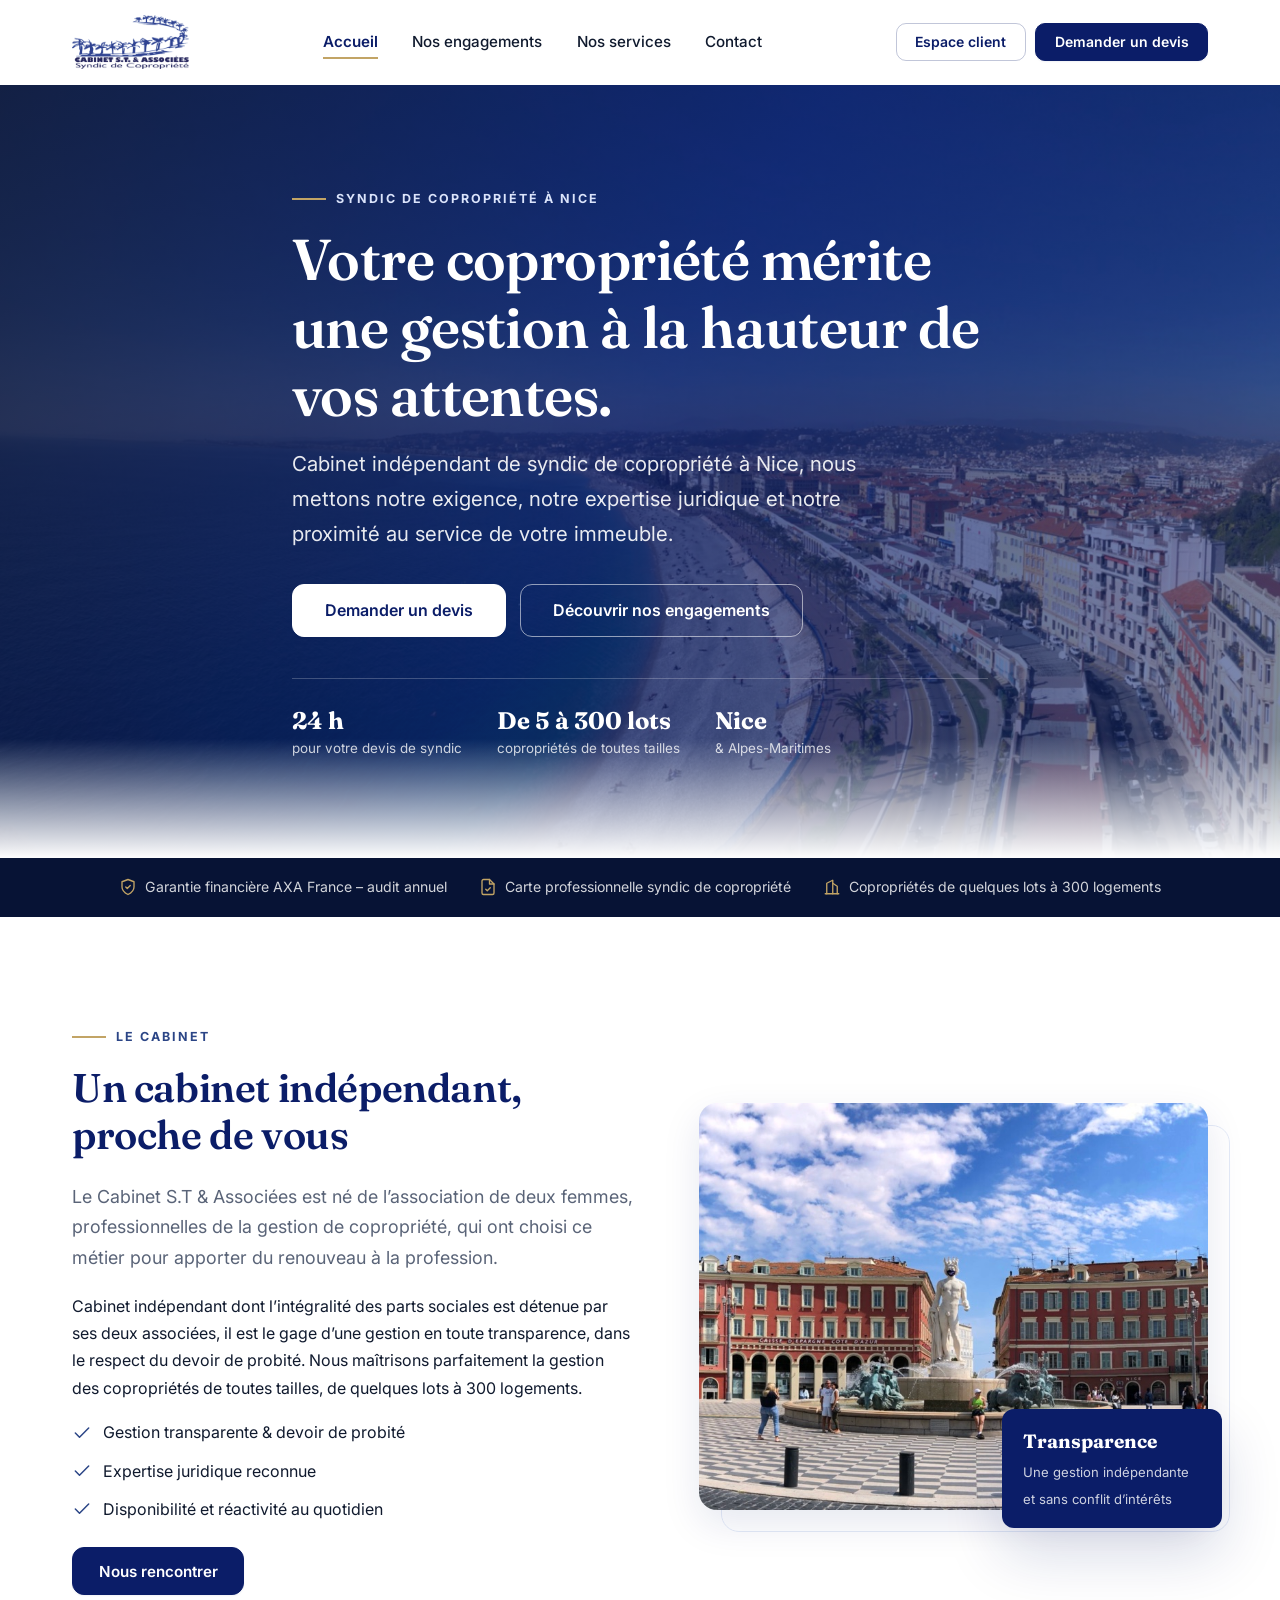
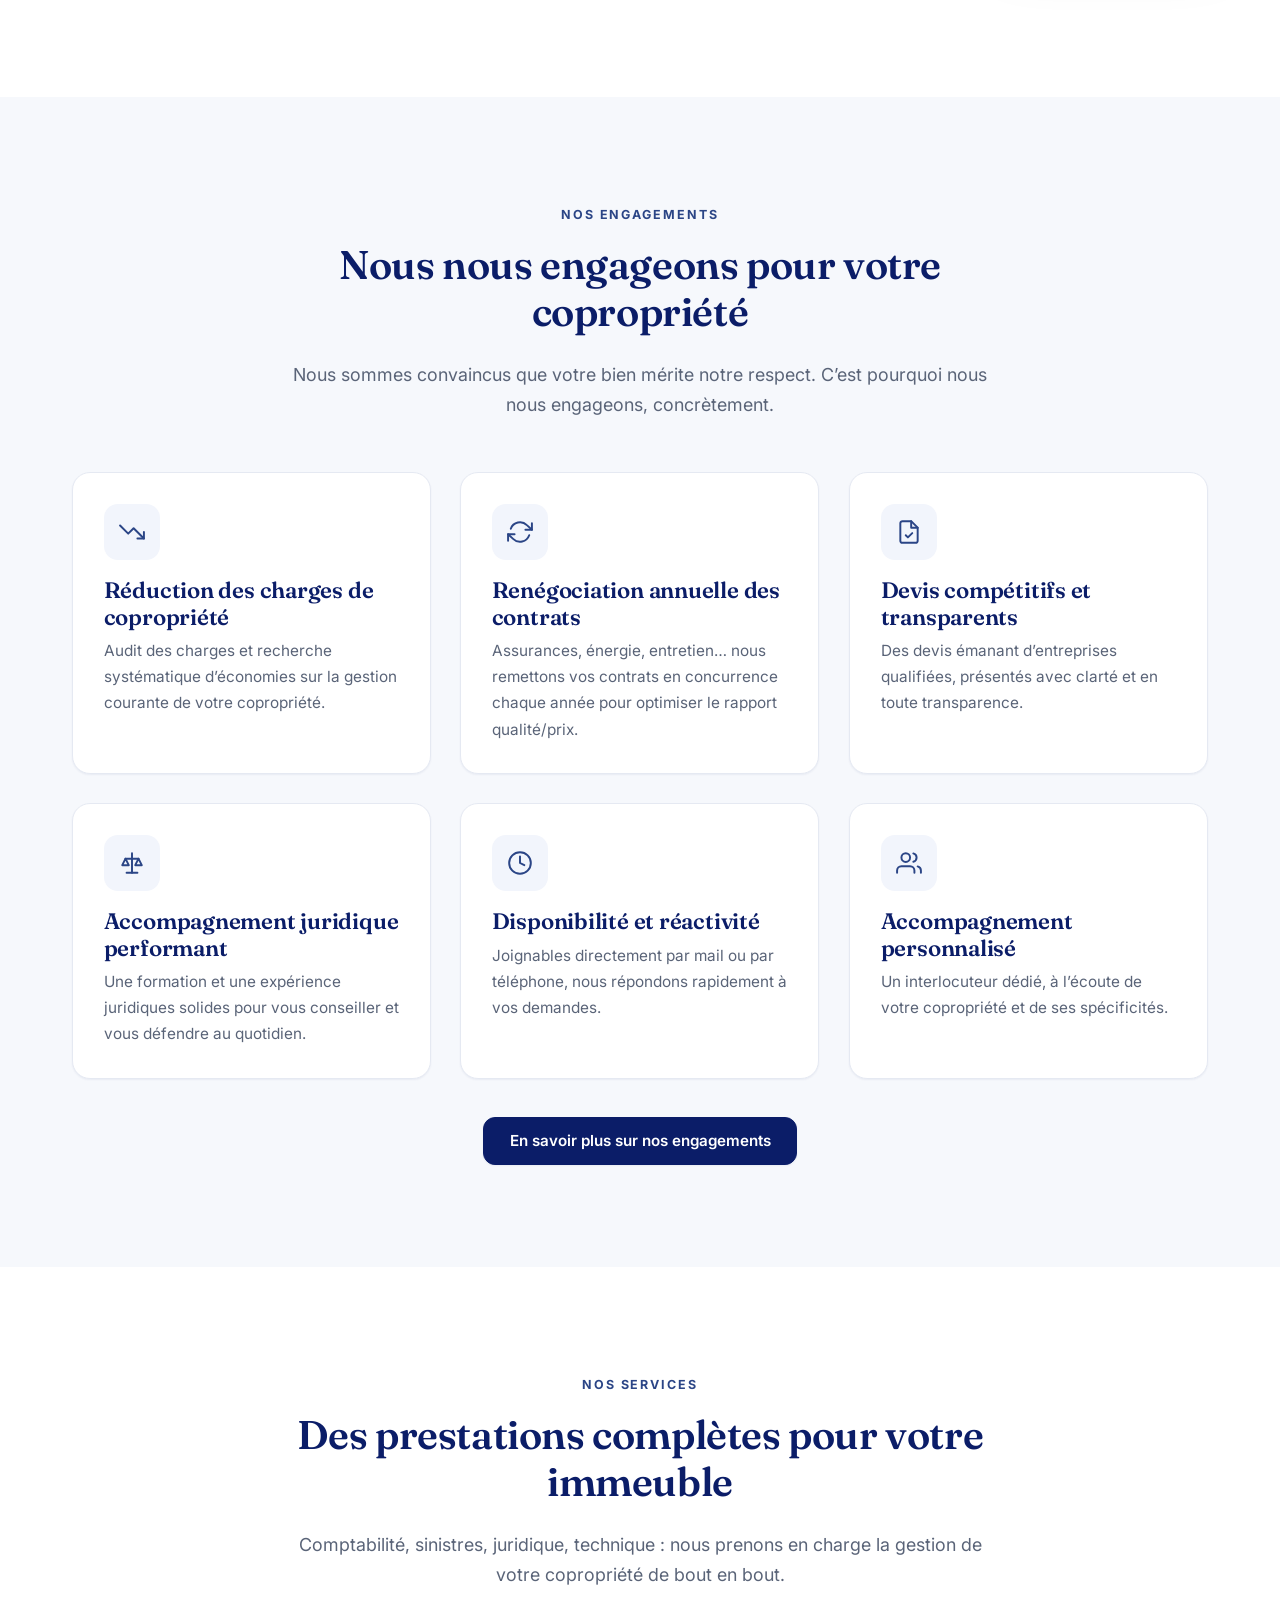
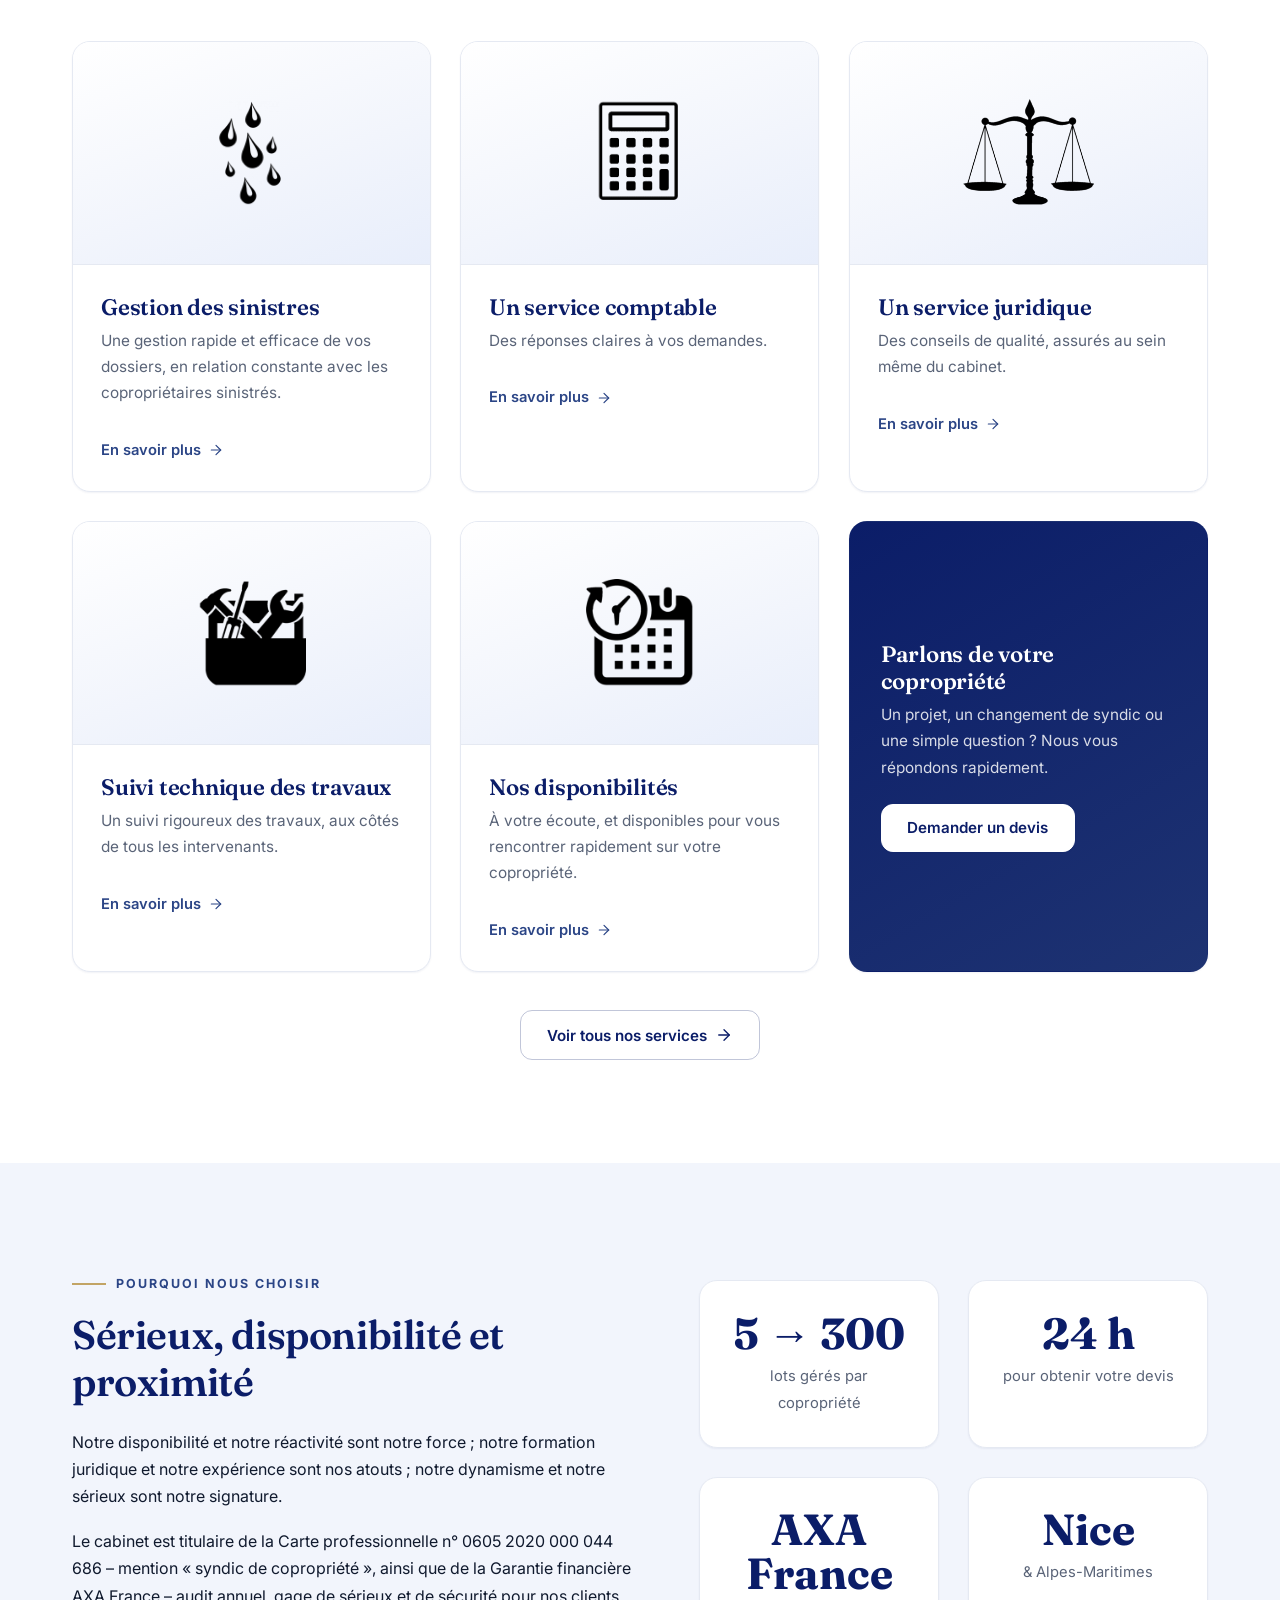
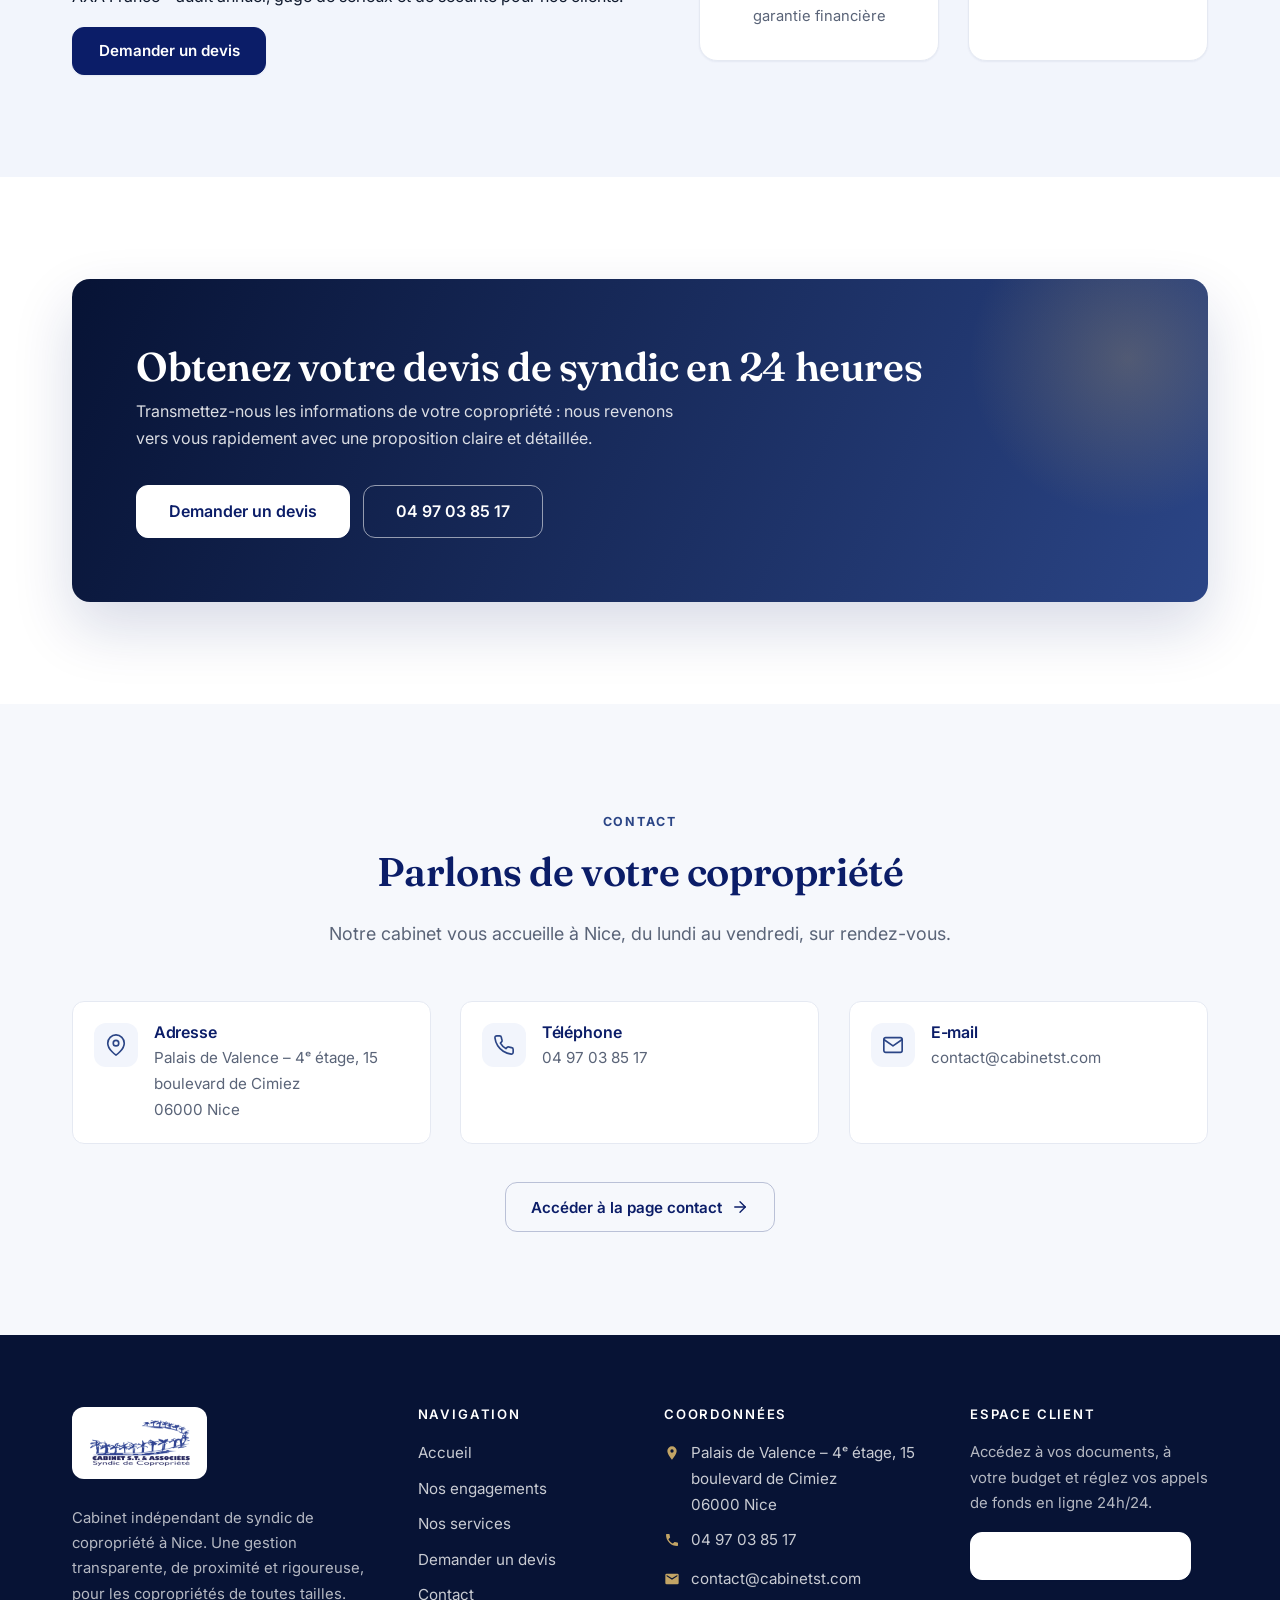
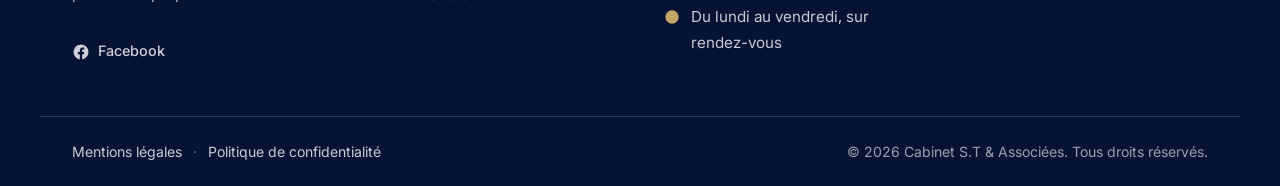
<file: index.html>
<!DOCTYPE html>
<html lang="fr">
<head>
    <meta charset="UTF-8">
    <meta name="viewport" content="width=device-width, initial-scale=1.0">
    <title>Syndic de copropriété à Nice | Cabinet S.T &amp; Associées</title>
    <meta name="description" content="Cabinet S.T &amp; Associées, syndic de copropriété à Nice. Gestion transparente, maîtrise des charges, accompagnement juridique et proximité pour votre copropriété. Devis sous 24 h.">
    <meta name="robots" content="index, follow">
    <link rel="canonical" href="https://www.syndic-st-associees.com/">

    <!-- Open Graph -->
    <meta property="og:type" content="website">
    <meta property="og:site_name" content="Cabinet S.T & Associées">
    <meta property="og:title" content="Syndic de copropriété à Nice | Cabinet S.T &amp; Associées">
    <meta property="og:description" content="Cabinet S.T &amp; Associées, syndic de copropriété à Nice. Gestion transparente, maîtrise des charges, accompagnement juridique et proximité pour votre copropriété. Devis sous 24 h.">
    <meta property="og:locale" content="fr_FR">
    <meta property="og:url" content="https://www.syndic-st-associees.com/">
    <meta property="og:image" content="https://www.syndic-st-associees.com/assets/img/logo.png">

    <!-- Favicon -->
    <link rel="icon" href="assets/img/favicon.png" type="image/png">
    <link rel="apple-touch-icon" href="assets/img/favicon.png">

    <!-- Polices -->
    <link rel="preconnect" href="https://fonts.googleapis.com">
    <link rel="preconnect" href="https://fonts.gstatic.com" crossorigin>
    <link rel="preconnect" href="https://static.wixstatic.com">
    <link href="https://fonts.googleapis.com/css2?family=Fraunces:opsz,wght@9..144,400;9..144,500;9..144,600&family=Inter:wght@400;500;600;700&display=swap" rel="stylesheet">

    <link rel="stylesheet" href="assets/css/style.css">

    <!-- Données structurées (SEO local) -->
    <script type="application/ld+json">
    {
      "@context": "https://schema.org",
      "@type": "RealEstateAgent",
      "name": "Cabinet S.T & Associées",
      "description": "Syndic de copropriété à Nice. Gestion transparente et de proximité pour les copropriétés de toutes tailles.",
      "url": "https://www.syndic-st-associees.com",
      "telephone": "+33497038517",
      "email": "contact@cabinetst.com",
      "image": "https://www.syndic-st-associees.com/assets/img/logo.png",
      "address": {
        "@type": "PostalAddress",
        "streetAddress": "15 boulevard de Cimiez",
        "postalCode": "06000",
        "addressLocality": "Nice",
        "addressRegion": "Provence-Alpes-Côte d'Azur",
        "addressCountry": "FR"
      },
      "areaServed": ["Nice", "Alpes-Maritimes"],
      "openingHours": "Mo-Fr 09:00-18:00"
    }
    </script>
</head>
<body class="page-accueil">

<a class="skip-link" href="#main">Aller au contenu principal</a>

<header class="site-header" id="siteHeader">
    <div class="container header-inner">
        <a class="brand" href="index.html" aria-label="Cabinet S.T & Associées — accueil">
            <img src="assets/img/logo.png" alt="Logo Cabinet S.T & Associées" width="600" height="276">
        </a>

        <nav class="main-nav" id="mainNav" aria-label="Navigation principale">
            <ul class="nav-list">
                                    <li>
                        <a href="index.html" class="is-active" aria-current="page">
                            Accueil                        </a>
                    </li>
                                    <li>
                        <a href="engagements.html">
                            Nos engagements                        </a>
                    </li>
                                    <li>
                        <a href="services.html">
                            Nos services                        </a>
                    </li>
                                    <li>
                        <a href="contact.html">
                            Contact                        </a>
                    </li>
                            </ul>
            <a class="btn btn-primary btn-block nav-mobile-cta" href="devis.html">Demander un devis</a>
            <a class="btn btn-outline btn-block nav-mobile-cta" href="https://www.moncompte.immo/Login?Client=CSAASBT8724002&Societe=S2SYND" target="_blank" rel="noopener">Espace client</a>
        </nav>

        <div class="header-actions">
            <a class="btn btn-outline btn-sm" href="https://www.moncompte.immo/Login?Client=CSAASBT8724002&Societe=S2SYND" target="_blank" rel="noopener">Espace client</a>
            <a class="btn btn-primary btn-sm" href="devis.html">Demander un devis</a>
        </div>

        <button class="nav-toggle" id="navToggle" type="button"
                aria-label="Ouvrir le menu" aria-expanded="false" aria-controls="mainNav">
            <span></span><span></span><span></span>
        </button>
    </div>
</header>

<main id="main">

<!-- ======================= HERO ======================= -->
<section class="hero">
    <div class="container hero-inner">
        <span class="eyebrow">Syndic de copropriété à Nice</span>
        <h1>Votre copropriété mérite une gestion à la hauteur de vos attentes.</h1>
        <p class="hero-lead">
            Cabinet indépendant de syndic de copropriété à Nice, nous mettons notre exigence,
            notre expertise juridique et notre proximité au service de votre immeuble.
        </p>
        <div class="hero-actions">
            <a class="btn btn-light btn-lg" href="devis.html">Demander un devis</a>
            <a class="btn btn-ghost-light btn-lg" href="engagements.html">Découvrir nos engagements</a>
        </div>
        <div class="hero-badges">
            <div class="hero-badge">
                <strong>24 h</strong>
                <span>pour votre devis de syndic</span>
            </div>
            <div class="hero-badge">
                <strong>De 5 à 300 lots</strong>
                <span>copropriétés de toutes tailles</span>
            </div>
            <div class="hero-badge">
                <strong>Nice</strong>
                <span>&amp; Alpes-Maritimes</span>
            </div>
        </div>
    </div>
</section>

<!-- ======================= BANDEAU DE CONFIANCE ======================= -->
<div class="trustbar">
    <div class="container">
        <span><svg viewBox="0 0 24 24" width="18" height="18" fill="none" stroke="currentColor" stroke-width="1.8" stroke-linecap="round" stroke-linejoin="round" aria-hidden="true" focusable="false"><path d="M12 22s8-4 8-10V5l-8-3-8 3v7c0 6 8 10 8 10z"/><polyline points="9 12 11 14 15 10"/></svg> Garantie financière AXA France – audit annuel</span>
        <span><svg viewBox="0 0 24 24" width="18" height="18" fill="none" stroke="currentColor" stroke-width="1.8" stroke-linecap="round" stroke-linejoin="round" aria-hidden="true" focusable="false"><path d="M14 2H6a2 2 0 0 0-2 2v16a2 2 0 0 0 2 2h12a2 2 0 0 0 2-2V8z"/><polyline points="14 2 14 8 20 8"/><polyline points="9 15 11 17 15 13"/></svg> Carte professionnelle syndic de copropriété</span>
        <span><svg viewBox="0 0 24 24" width="18" height="18" fill="none" stroke="currentColor" stroke-width="1.8" stroke-linecap="round" stroke-linejoin="round" aria-hidden="true" focusable="false"><path d="M3 21h18"/><path d="M5 21V7l8-4v18"/><path d="M19 21V11l-6-4"/></svg> Copropriétés de quelques lots à 300 logements</span>
    </div>
</div>

<!-- ======================= PRÉSENTATION ======================= -->
<section class="section">
    <div class="container split">
        <div class="reveal">
            <span class="eyebrow">Le cabinet</span>
            <h2>Un cabinet indépendant, proche de vous</h2>
            <p class="lead">
                Le Cabinet S.T &amp; Associées est né de l’association de deux femmes, professionnelles
                de la gestion de copropriété, qui ont choisi ce métier pour apporter du renouveau à la profession.
            </p>
            <p>
                Cabinet indépendant dont l’intégralité des parts sociales est détenue par ses deux associées,
                il est le gage d’une gestion en toute transparence, dans le respect du devoir de probité.
                Nous maîtrisons parfaitement la gestion des copropriétés de toutes tailles, de quelques lots
                à 300 logements.
            </p>
            <ul class="check-list">
                <li><svg viewBox="0 0 24 24" width="20" height="20" fill="none" stroke="currentColor" stroke-width="1.8" stroke-linecap="round" stroke-linejoin="round" aria-hidden="true" focusable="false"><polyline points="20 6 9 17 4 12"/></svg><span>Gestion transparente &amp; devoir de probité</span></li>
                <li><svg viewBox="0 0 24 24" width="20" height="20" fill="none" stroke="currentColor" stroke-width="1.8" stroke-linecap="round" stroke-linejoin="round" aria-hidden="true" focusable="false"><polyline points="20 6 9 17 4 12"/></svg><span>Expertise juridique reconnue</span></li>
                <li><svg viewBox="0 0 24 24" width="20" height="20" fill="none" stroke="currentColor" stroke-width="1.8" stroke-linecap="round" stroke-linejoin="round" aria-hidden="true" focusable="false"><polyline points="20 6 9 17 4 12"/></svg><span>Disponibilité et réactivité au quotidien</span></li>
            </ul>
            <a class="btn btn-primary" href="contact.html">Nous rencontrer</a>
        </div>
        <div class="split__media reveal reveal-delay-1">
            <img src="assets/img/cabinet.jpg"
                 alt="Le Cabinet S.T &amp; Associées, syndic de copropriété à Nice" loading="lazy">
            <div class="split__badge">
                <strong>Transparence</strong>
                <span>Une gestion indépendante et sans conflit d’intérêts</span>
            </div>
        </div>
    </div>
</section>

<!-- ======================= ENGAGEMENTS ======================= -->
<section class="section section--tint">
    <div class="container">
        <div class="section-head section-head--center reveal">
            <span class="eyebrow">Nos engagements</span>
            <h2>Nous nous engageons pour votre copropriété</h2>
            <p class="lead">Nous sommes convaincus que votre bien mérite notre respect. C’est pourquoi nous nous engageons, concrètement.</p>
        </div>
        <div class="grid grid-3">
                            <article class="card reveal reveal-delay-1">
                    <div class="icon-badge"><svg viewBox="0 0 24 24" width="24" height="24" fill="none" stroke="currentColor" stroke-width="1.8" stroke-linecap="round" stroke-linejoin="round" aria-hidden="true" focusable="false"><polyline points="23 18 13.5 8.5 8.5 13.5 1 6"/><polyline points="17 18 23 18 23 12"/></svg></div>
                    <h3>Réduction des charges de copropriété</h3>
                    <p class="muted">Audit des charges et recherche systématique d’économies sur la gestion courante de votre copropriété.</p>
                </article>
                            <article class="card reveal reveal-delay-2">
                    <div class="icon-badge"><svg viewBox="0 0 24 24" width="24" height="24" fill="none" stroke="currentColor" stroke-width="1.8" stroke-linecap="round" stroke-linejoin="round" aria-hidden="true" focusable="false"><polyline points="23 4 23 10 17 10"/><polyline points="1 20 1 14 7 14"/><path d="M3.51 9a9 9 0 0 1 14.85-3.36L23 10"/><path d="M20.49 15a9 9 0 0 1-14.85 3.36L1 14"/></svg></div>
                    <h3>Renégociation annuelle des contrats</h3>
                    <p class="muted">Assurances, énergie, entretien… nous remettons vos contrats en concurrence chaque année pour optimiser le rapport qualité/prix.</p>
                </article>
                            <article class="card reveal reveal-delay-3">
                    <div class="icon-badge"><svg viewBox="0 0 24 24" width="24" height="24" fill="none" stroke="currentColor" stroke-width="1.8" stroke-linecap="round" stroke-linejoin="round" aria-hidden="true" focusable="false"><path d="M14 2H6a2 2 0 0 0-2 2v16a2 2 0 0 0 2 2h12a2 2 0 0 0 2-2V8z"/><polyline points="14 2 14 8 20 8"/><polyline points="9 15 11 17 15 13"/></svg></div>
                    <h3>Devis compétitifs et transparents</h3>
                    <p class="muted">Des devis émanant d’entreprises qualifiées, présentés avec clarté et en toute transparence.</p>
                </article>
                            <article class="card reveal reveal-delay-1">
                    <div class="icon-badge"><svg viewBox="0 0 24 24" width="24" height="24" fill="none" stroke="currentColor" stroke-width="1.8" stroke-linecap="round" stroke-linejoin="round" aria-hidden="true" focusable="false"><path d="M12 3v18"/><path d="M7 21h10"/><path d="M6 8h12"/><path d="M6 8l-3 6h6z"/><path d="M18 8l-3 6h6z"/></svg></div>
                    <h3>Accompagnement juridique performant</h3>
                    <p class="muted">Une formation et une expérience juridiques solides pour vous conseiller et vous défendre au quotidien.</p>
                </article>
                            <article class="card reveal reveal-delay-2">
                    <div class="icon-badge"><svg viewBox="0 0 24 24" width="24" height="24" fill="none" stroke="currentColor" stroke-width="1.8" stroke-linecap="round" stroke-linejoin="round" aria-hidden="true" focusable="false"><circle cx="12" cy="12" r="10"/><polyline points="12 6 12 12 16 14"/></svg></div>
                    <h3>Disponibilité et réactivité</h3>
                    <p class="muted">Joignables directement par mail ou par téléphone, nous répondons rapidement à vos demandes.</p>
                </article>
                            <article class="card reveal reveal-delay-3">
                    <div class="icon-badge"><svg viewBox="0 0 24 24" width="24" height="24" fill="none" stroke="currentColor" stroke-width="1.8" stroke-linecap="round" stroke-linejoin="round" aria-hidden="true" focusable="false"><path d="M17 21v-2a4 4 0 0 0-4-4H5a4 4 0 0 0-4 4v2"/><circle cx="9" cy="7" r="4"/><path d="M23 21v-2a4 4 0 0 0-3-3.87"/><path d="M16 3.13a4 4 0 0 1 0 7.75"/></svg></div>
                    <h3>Accompagnement personnalisé</h3>
                    <p class="muted">Un interlocuteur dédié, à l’écoute de votre copropriété et de ses spécificités.</p>
                </article>
                    </div>
        <div style="text-align:center;margin-top:2.4rem" class="reveal">
            <a class="btn btn-primary" href="engagements.html">En savoir plus sur nos engagements</a>
        </div>
    </div>
</section>

<!-- ======================= SERVICES ======================= -->
<section class="section">
    <div class="container">
        <div class="section-head section-head--center reveal">
            <span class="eyebrow">Nos services</span>
            <h2>Des prestations complètes pour votre immeuble</h2>
            <p class="lead">Comptabilité, sinistres, juridique, technique : nous prenons en charge la gestion de votre copropriété de bout en bout.</p>
        </div>
        <div class="grid grid-3">
                            <a class="card media-card reveal reveal-delay-1" href="services.html#sinistres">
                    <div class="media-card__visual">
                        <img src="assets/img/icon-sinistre.png" alt="Gestion des sinistres — Cabinet S.T &amp; Associées à Nice" loading="lazy">
                    </div>
                    <div class="media-card__body">
                        <h3>Gestion des sinistres</h3>
                        <p class="muted">Une gestion rapide et efficace de vos dossiers, en relation constante avec les copropriétaires sinistrés.</p>
                        <span class="card-link">En savoir plus <svg viewBox="0 0 24 24" width="16" height="16" fill="none" stroke="currentColor" stroke-width="1.8" stroke-linecap="round" stroke-linejoin="round" aria-hidden="true" focusable="false"><line x1="5" y1="12" x2="19" y2="12"/><polyline points="12 5 19 12 12 19"/></svg></span>
                    </div>
                </a>
                            <a class="card media-card reveal reveal-delay-2" href="services.html#comptable">
                    <div class="media-card__visual">
                        <img src="assets/img/icon-comptabilite.png" alt="Un service comptable — Cabinet S.T &amp; Associées à Nice" loading="lazy">
                    </div>
                    <div class="media-card__body">
                        <h3>Un service comptable</h3>
                        <p class="muted">Des réponses claires à vos demandes.</p>
                        <span class="card-link">En savoir plus <svg viewBox="0 0 24 24" width="16" height="16" fill="none" stroke="currentColor" stroke-width="1.8" stroke-linecap="round" stroke-linejoin="round" aria-hidden="true" focusable="false"><line x1="5" y1="12" x2="19" y2="12"/><polyline points="12 5 19 12 12 19"/></svg></span>
                    </div>
                </a>
                            <a class="card media-card reveal reveal-delay-3" href="services.html#juridique">
                    <div class="media-card__visual">
                        <img src="assets/img/icon-juridique.png" alt="Un service juridique — Cabinet S.T &amp; Associées à Nice" loading="lazy">
                    </div>
                    <div class="media-card__body">
                        <h3>Un service juridique</h3>
                        <p class="muted">Des conseils de qualité, assurés au sein même du cabinet.</p>
                        <span class="card-link">En savoir plus <svg viewBox="0 0 24 24" width="16" height="16" fill="none" stroke="currentColor" stroke-width="1.8" stroke-linecap="round" stroke-linejoin="round" aria-hidden="true" focusable="false"><line x1="5" y1="12" x2="19" y2="12"/><polyline points="12 5 19 12 12 19"/></svg></span>
                    </div>
                </a>
                            <a class="card media-card reveal reveal-delay-1" href="services.html#technique">
                    <div class="media-card__visual">
                        <img src="assets/img/icon-technique.png" alt="Suivi technique des travaux — Cabinet S.T &amp; Associées à Nice" loading="lazy">
                    </div>
                    <div class="media-card__body">
                        <h3>Suivi technique des travaux</h3>
                        <p class="muted">Un suivi rigoureux des travaux, aux côtés de tous les intervenants.</p>
                        <span class="card-link">En savoir plus <svg viewBox="0 0 24 24" width="16" height="16" fill="none" stroke="currentColor" stroke-width="1.8" stroke-linecap="round" stroke-linejoin="round" aria-hidden="true" focusable="false"><line x1="5" y1="12" x2="19" y2="12"/><polyline points="12 5 19 12 12 19"/></svg></span>
                    </div>
                </a>
                            <a class="card media-card reveal reveal-delay-2" href="services.html#disponibilite">
                    <div class="media-card__visual">
                        <img src="assets/img/icon-disponibilite.png" alt="Nos disponibilités — Cabinet S.T &amp; Associées à Nice" loading="lazy">
                    </div>
                    <div class="media-card__body">
                        <h3>Nos disponibilités</h3>
                        <p class="muted">À votre écoute, et disponibles pour vous rencontrer rapidement sur votre copropriété.</p>
                        <span class="card-link">En savoir plus <svg viewBox="0 0 24 24" width="16" height="16" fill="none" stroke="currentColor" stroke-width="1.8" stroke-linecap="round" stroke-linejoin="round" aria-hidden="true" focusable="false"><line x1="5" y1="12" x2="19" y2="12"/><polyline points="12 5 19 12 12 19"/></svg></span>
                    </div>
                </a>
                        <article class="card cta-tile reveal reveal-delay-3">
                <h3>Parlons de votre copropriété</h3>
                <p class="muted">Un projet, un changement de syndic ou une simple question ? Nous vous répondons rapidement.</p>
                <a class="btn btn-light" href="devis.html">Demander un devis</a>
            </article>
        </div>
        <div style="text-align:center;margin-top:2.4rem" class="reveal">
            <a class="btn btn-outline" href="services.html">Voir tous nos services <svg viewBox="0 0 24 24" width="18" height="18" fill="none" stroke="currentColor" stroke-width="1.8" stroke-linecap="round" stroke-linejoin="round" aria-hidden="true" focusable="false"><line x1="5" y1="12" x2="19" y2="12"/><polyline points="12 5 19 12 12 19"/></svg></a>
        </div>
    </div>
</section>

<!-- ======================= CHIFFRES CLÉS / FAITS ======================= -->
<section class="section section--soft">
    <div class="container">
        <div class="split split--reverse">
            <div class="reveal">
                <span class="eyebrow">Pourquoi nous choisir</span>
                <h2>Sérieux, disponibilité et proximité</h2>
                <p>
                    Notre disponibilité et notre réactivité sont notre force ; notre formation juridique
                    et notre expérience sont nos atouts ; notre dynamisme et notre sérieux sont notre signature.
                </p>
                <p>
                    Le cabinet est titulaire de la Carte professionnelle n° 0605 2020 000 044 686 – mention « syndic de copropriété », ainsi que de la Garantie financière AXA France – audit annuel,
                    gage de sérieux et de sécurité pour nos clients.
                </p>
                <a class="btn btn-primary" href="devis.html">Demander un devis</a>
            </div>
            <div class="grid grid-2 reveal reveal-delay-1">
                <div class="card stat">
                    <strong>5 → 300</strong>
                    <span>lots gérés par copropriété</span>
                </div>
                <div class="card stat">
                    <strong>24 h</strong>
                    <span>pour obtenir votre devis</span>
                </div>
                <div class="card stat">
                    <strong>AXA France</strong>
                    <span>garantie financière</span>
                </div>
                <div class="card stat">
                    <strong>Nice</strong>
                    <span>&amp; Alpes-Maritimes</span>
                </div>
            </div>
        </div>
    </div>
</section>

<!-- ======================= CTA ======================= -->
<section class="section">
    <div class="container">
        <div class="cta-band reveal">
            <div class="cta-band__inner">
                <div>
                    <h2>Obtenez votre devis de syndic en 24 heures</h2>
                    <p>Transmettez-nous les informations de votre copropriété : nous revenons vers vous rapidement avec une proposition claire et détaillée.</p>
                </div>
                <div class="cta-actions">
                    <a class="btn btn-light btn-lg" href="devis.html">Demander un devis</a>
                    <a class="btn btn-ghost-light btn-lg" href="tel:+33497038517">04 97 03 85 17</a>
                </div>
            </div>
        </div>
    </div>
</section>

<!-- ======================= CONTACT ======================= -->
<section class="section section--tint">
    <div class="container">
        <div class="section-head section-head--center reveal">
            <span class="eyebrow">Contact</span>
            <h2>Parlons de votre copropriété</h2>
            <p class="lead">Notre cabinet vous accueille à Nice, du lundi au vendredi, sur rendez-vous.</p>
        </div>
        <div class="grid grid-3">
            <a class="contact-card reveal" href="https://www.google.com/maps/search/?api=1&query=15+boulevard+de+Cimiez%2C+06000+Nice" target="_blank" rel="noopener">
                <span class="ico"><svg viewBox="0 0 24 24" width="22" height="22" fill="none" stroke="currentColor" stroke-width="1.8" stroke-linecap="round" stroke-linejoin="round" aria-hidden="true" focusable="false"><path d="M21 10c0 7-9 13-9 13s-9-6-9-13a9 9 0 0 1 18 0z"/><circle cx="12" cy="10" r="3"/></svg></span>
                <div>
                    <h3>Adresse</h3>
                    <p>Palais de Valence – 4ᵉ étage, 15 boulevard de Cimiez<br>06000 Nice</p>
                </div>
            </a>
            <a class="contact-card reveal reveal-delay-1" href="tel:+33497038517">
                <span class="ico"><svg viewBox="0 0 24 24" width="22" height="22" fill="none" stroke="currentColor" stroke-width="1.8" stroke-linecap="round" stroke-linejoin="round" aria-hidden="true" focusable="false"><path d="M22 16.92v3a2 2 0 0 1-2.18 2 19.79 19.79 0 0 1-8.63-3.07 19.5 19.5 0 0 1-6-6 19.79 19.79 0 0 1-3.07-8.67A2 2 0 0 1 4.11 2h3a2 2 0 0 1 2 1.72c.13.96.36 1.9.7 2.81a2 2 0 0 1-.45 2.11L8.09 9.91a16 16 0 0 0 6 6l1.27-1.27a2 2 0 0 1 2.11-.45c.9.34 1.85.57 2.81.7A2 2 0 0 1 22 16.92z"/></svg></span>
                <div>
                    <h3>Téléphone</h3>
                    <p>04 97 03 85 17</p>
                </div>
            </a>
            <a class="contact-card reveal reveal-delay-2" href="mailto:contact@cabinetst.com">
                <span class="ico"><svg viewBox="0 0 24 24" width="22" height="22" fill="none" stroke="currentColor" stroke-width="1.8" stroke-linecap="round" stroke-linejoin="round" aria-hidden="true" focusable="false"><rect x="2" y="4" width="20" height="16" rx="2"/><polyline points="22 6 12 13 2 6"/></svg></span>
                <div>
                    <h3>E-mail</h3>
                    <p>contact@cabinetst.com</p>
                </div>
            </a>
        </div>
        <div style="text-align:center;margin-top:2.4rem" class="reveal">
            <a class="btn btn-outline" href="contact.html">Accéder à la page contact <svg viewBox="0 0 24 24" width="18" height="18" fill="none" stroke="currentColor" stroke-width="1.8" stroke-linecap="round" stroke-linejoin="round" aria-hidden="true" focusable="false"><line x1="5" y1="12" x2="19" y2="12"/><polyline points="12 5 19 12 12 19"/></svg></a>
        </div>
    </div>
</section>

</main>

<footer class="site-footer">
    <div class="container footer-grid">
        <div class="footer-brand">
            <a class="footer-logo" href="index.html" aria-label="Cabinet S.T & Associées — accueil">
                <img src="assets/img/logo.png" alt="Logo Cabinet S.T & Associées" width="600" height="276" loading="lazy">
            </a>
            <p class="footer-text">
                Cabinet indépendant de syndic de copropriété à Nice. Une gestion transparente,
                de proximité et rigoureuse, pour les copropriétés de toutes tailles.
            </p>
            <a class="footer-social" href="https://www.facebook.com/pg/Cabinet-ST-Associ%C3%A9es-108283770824100/" target="_blank" rel="noopener" aria-label="Facebook du Cabinet S.T & Associées">
                <svg viewBox="0 0 24 24" width="18" height="18" aria-hidden="true"><path fill="currentColor" d="M22 12a10 10 0 1 0-11.56 9.88v-6.99H7.9V12h2.54V9.8c0-2.5 1.49-3.89 3.77-3.89 1.09 0 2.24.2 2.24.2v2.46h-1.26c-1.24 0-1.63.77-1.63 1.56V12h2.78l-.44 2.89h-2.34v6.99A10 10 0 0 0 22 12Z"/></svg>
                <span>Facebook</span>
            </a>
        </div>

        <nav class="footer-col" aria-label="Navigation de pied de page">
            <h3>Navigation</h3>
            <ul>
                <li><a href="index.html">Accueil</a></li>
                <li><a href="engagements.html">Nos engagements</a></li>
                <li><a href="services.html">Nos services</a></li>
                <li><a href="devis.html">Demander un devis</a></li>
                <li><a href="contact.html">Contact</a></li>
            </ul>
        </nav>

        <div class="footer-col">
            <h3>Coordonnées</h3>
            <ul class="footer-contact">
                <li>
                    <span class="ico" aria-hidden="true">
                        <svg viewBox="0 0 24 24" width="16" height="16"><path fill="currentColor" d="M12 2a7 7 0 0 0-7 7c0 5.05 7 13 7 13s7-7.95 7-13a7 7 0 0 0-7-7Zm0 9.5A2.5 2.5 0 1 1 12 6.5a2.5 2.5 0 0 1 0 5Z"/></svg>
                    </span>
                    <span>Palais de Valence – 4ᵉ étage, 15 boulevard de Cimiez<br>06000 Nice</span>
                </li>
                <li>
                    <span class="ico" aria-hidden="true">
                        <svg viewBox="0 0 24 24" width="16" height="16"><path fill="currentColor" d="M6.6 10.8c1.4 2.8 3.8 5.1 6.6 6.6l2.2-2.2c.3-.3.7-.4 1-.2 1.1.4 2.3.6 3.6.6.6 0 1 .4 1 1V20c0 .6-.4 1-1 1C10.6 21 3 13.4 3 4c0-.6.4-1 1-1h3.5c.6 0 1 .4 1 1 0 1.2.2 2.4.6 3.6.1.4 0 .8-.3 1l-2.2 2.2Z"/></svg>
                    </span>
                    <a href="tel:+33497038517">04 97 03 85 17</a>
                </li>
                <li>
                    <span class="ico" aria-hidden="true">
                        <svg viewBox="0 0 24 24" width="16" height="16"><path fill="currentColor" d="M20 4H4a2 2 0 0 0-2 2v12a2 2 0 0 0 2 2h16a2 2 0 0 0 2-2V6a2 2 0 0 0-2-2Zm0 4-8 5-8-5V6l8 5 8-5v2Z"/></svg>
                    </span>
                    <a href="mailto:contact@cabinetst.com">contact@cabinetst.com</a>
                </li>
                <li>
                    <span class="ico" aria-hidden="true">
                        <svg viewBox="0 0 24 24" width="16" height="16"><path fill="currentColor" d="M12 2a10 10 0 1 0 0 20 10 10 0 0 0 0-20Zm1 11h5v-2h-4V6h-2v7a1 1 0 0 0 1 1Z"/></svg>
                    </span>
                    <span>Du lundi au vendredi, sur rendez-vous</span>
                </li>
            </ul>
        </div>

        <div class="footer-col">
            <h3>Espace client</h3>
            <p class="footer-text">
                Accédez à vos documents, à votre budget et réglez vos appels de fonds en ligne 24h/24.
            </p>
            <a class="btn btn-light" href="https://www.moncompte.immo/Login?Client=CSAASBT8724002&Societe=S2SYND" target="_blank" rel="noopener">Accéder à mon espace</a>
        </div>
    </div>

    <div class="container footer-bottom">
        <p class="footer-legal">
            <a href="mentions-legales.html">Mentions légales</a>
            <span aria-hidden="true">·</span>
            <a href="politique-confidentialite.html">Politique de confidentialité</a>
        </p>
        <p class="footer-copy">© 2026 Cabinet S.T & Associées. Tous droits réservés.</p>
    </div>
</footer>

<button class="back-to-top" id="backToTop" type="button" aria-label="Revenir en haut">
    <svg viewBox="0 0 24 24" width="20" height="20" aria-hidden="true"><path fill="currentColor" d="M12 8l-6 6 1.4 1.4L12 10.8l4.6 4.6L18 14z"/></svg>
</button>

<script src="assets/js/main.js" defer></script>
</body>
</html>
</file>
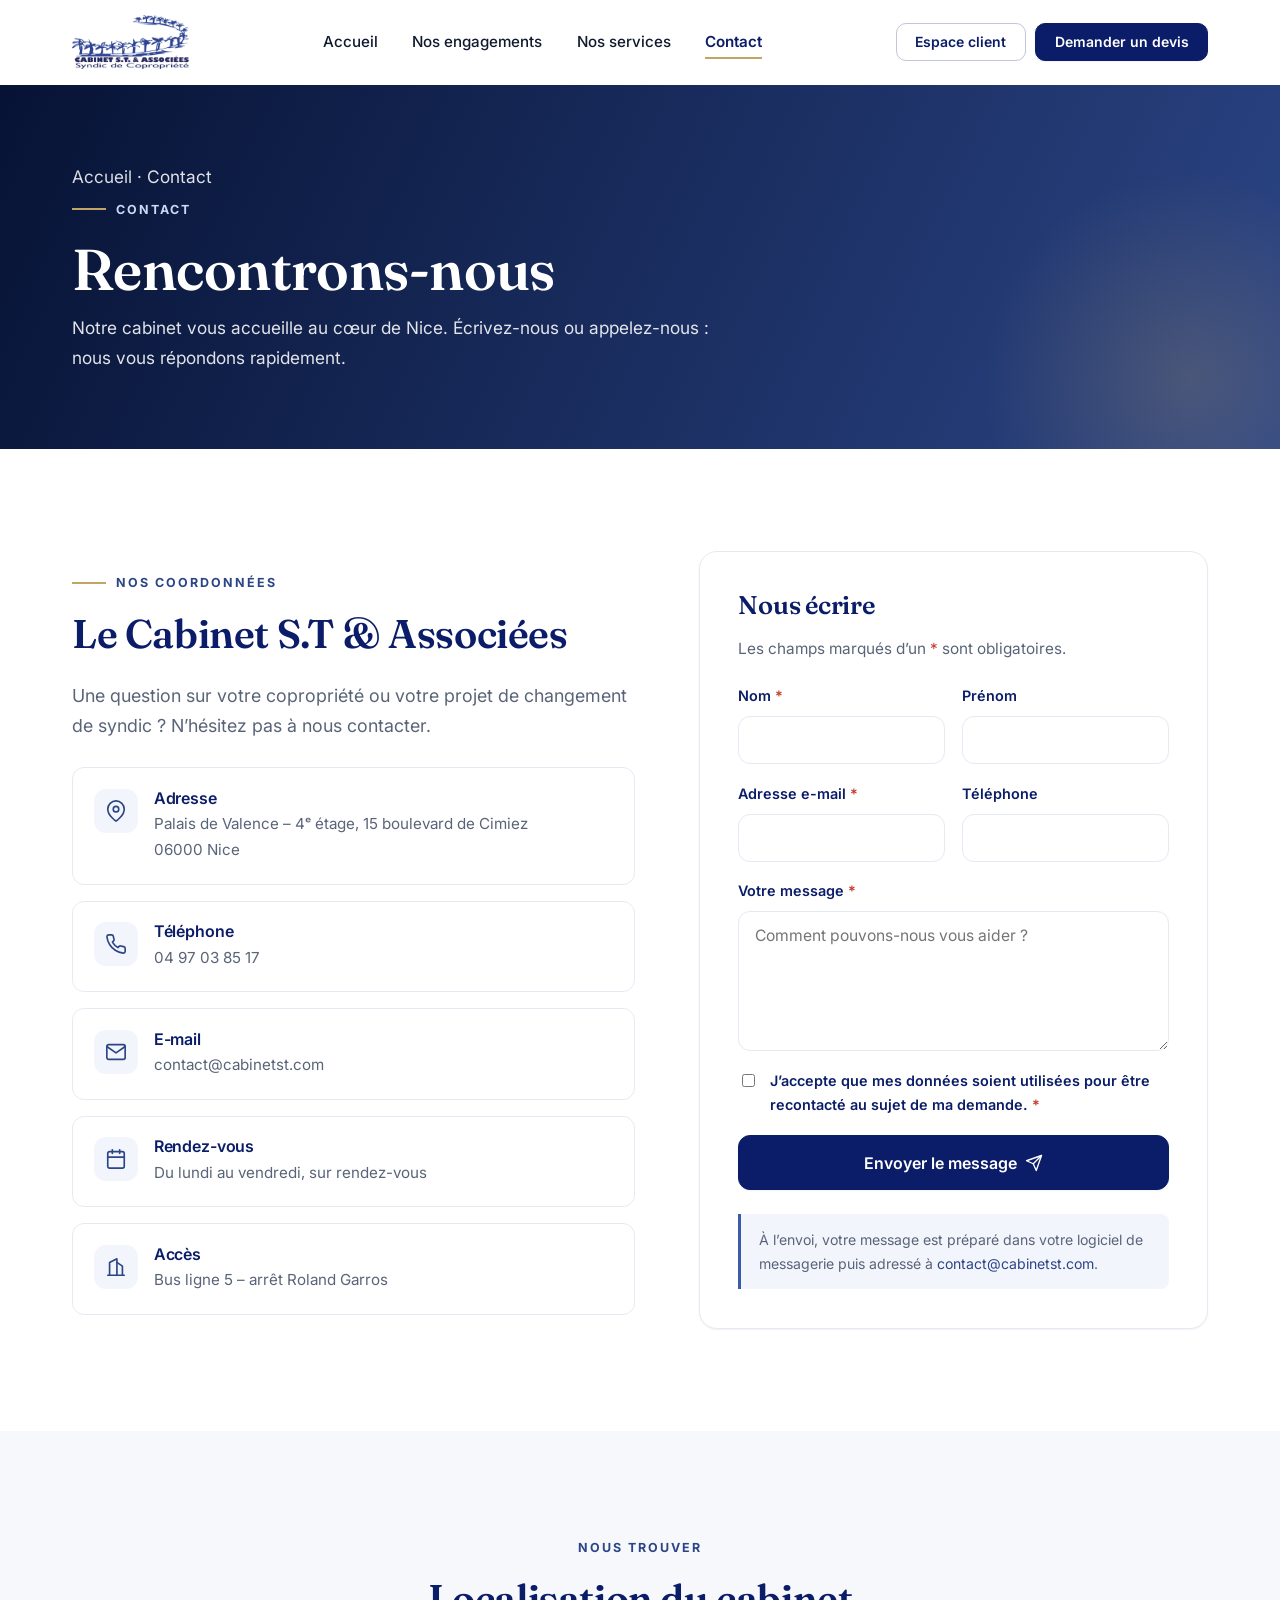
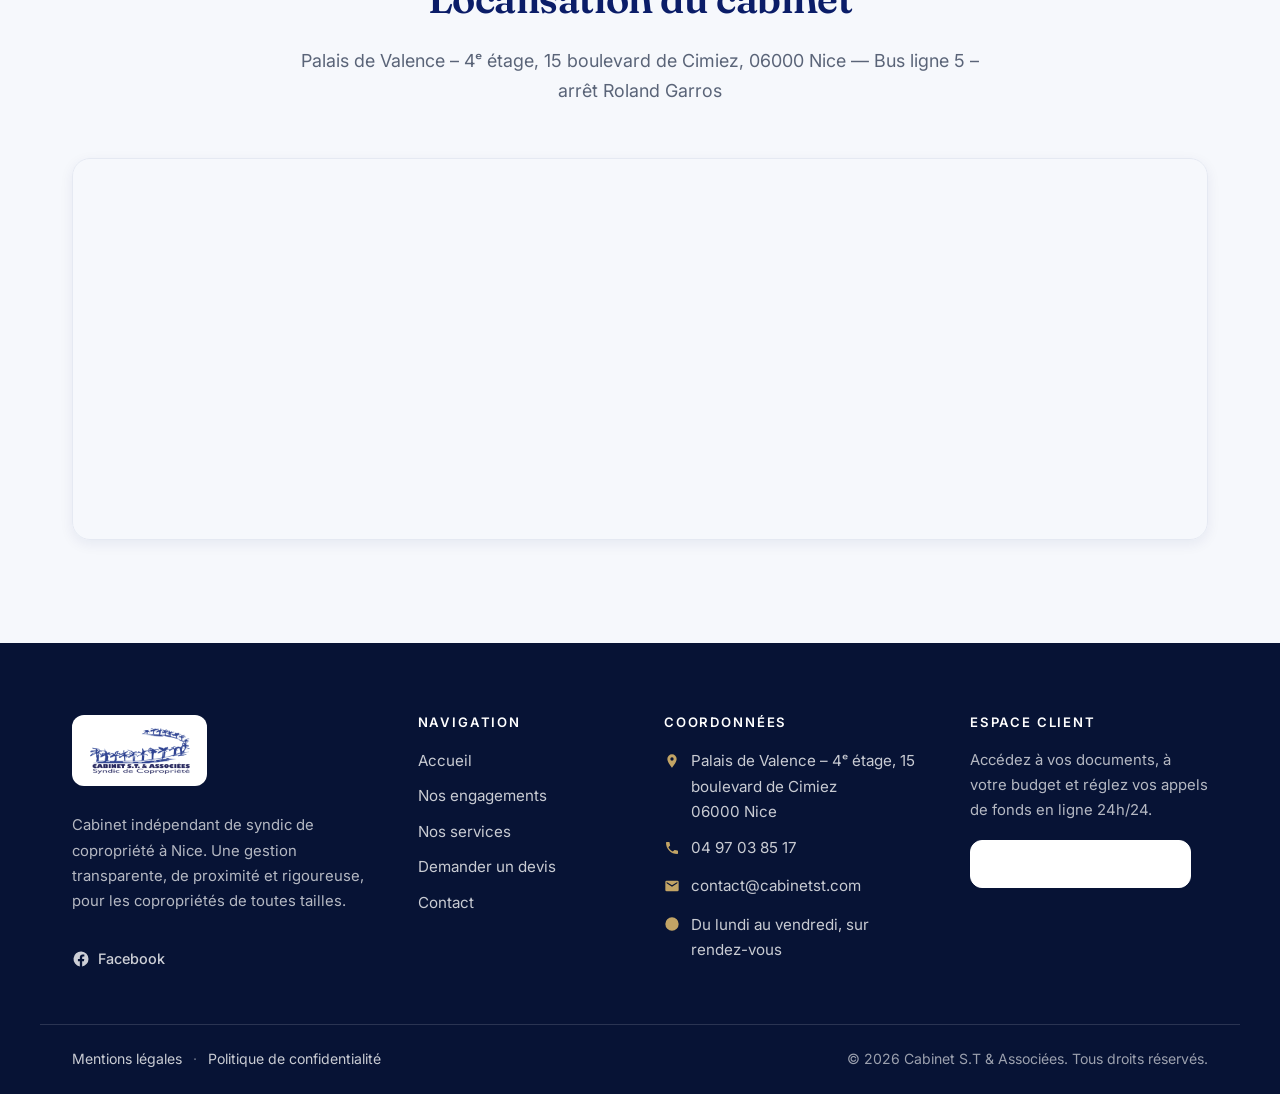
<file: contact.html>
<!DOCTYPE html>
<html lang="fr">
<head>
    <meta charset="UTF-8">
    <meta name="viewport" content="width=device-width, initial-scale=1.0">
    <title>Contact | Cabinet S.T &amp; Associées — syndic à Nice</title>
    <meta name="description" content="Contactez le Cabinet S.T &amp; Associées, syndic de copropriété à Nice : 15 boulevard de Cimiez, 04 97 03 85 17, contact@cabinetst.com. Rendez-vous du lundi au vendredi.">
    <meta name="robots" content="index, follow">
    <link rel="canonical" href="https://www.syndic-st-associees.com/contact.html">

    <!-- Open Graph -->
    <meta property="og:type" content="website">
    <meta property="og:site_name" content="Cabinet S.T & Associées">
    <meta property="og:title" content="Contact | Cabinet S.T &amp; Associées — syndic à Nice">
    <meta property="og:description" content="Contactez le Cabinet S.T &amp; Associées, syndic de copropriété à Nice : 15 boulevard de Cimiez, 04 97 03 85 17, contact@cabinetst.com. Rendez-vous du lundi au vendredi.">
    <meta property="og:locale" content="fr_FR">
    <meta property="og:url" content="https://www.syndic-st-associees.com/">
    <meta property="og:image" content="https://www.syndic-st-associees.com/assets/img/logo.png">

    <!-- Favicon -->
    <link rel="icon" href="assets/img/favicon.png" type="image/png">
    <link rel="apple-touch-icon" href="assets/img/favicon.png">

    <!-- Polices -->
    <link rel="preconnect" href="https://fonts.googleapis.com">
    <link rel="preconnect" href="https://fonts.gstatic.com" crossorigin>
    <link rel="preconnect" href="https://static.wixstatic.com">
    <link href="https://fonts.googleapis.com/css2?family=Fraunces:opsz,wght@9..144,400;9..144,500;9..144,600&family=Inter:wght@400;500;600;700&display=swap" rel="stylesheet">

    <link rel="stylesheet" href="assets/css/style.css">

    <!-- Données structurées (SEO local) -->
    <script type="application/ld+json">
    {
      "@context": "https://schema.org",
      "@type": "RealEstateAgent",
      "name": "Cabinet S.T & Associées",
      "description": "Syndic de copropriété à Nice. Gestion transparente et de proximité pour les copropriétés de toutes tailles.",
      "url": "https://www.syndic-st-associees.com",
      "telephone": "+33497038517",
      "email": "contact@cabinetst.com",
      "image": "https://www.syndic-st-associees.com/assets/img/logo.png",
      "address": {
        "@type": "PostalAddress",
        "streetAddress": "15 boulevard de Cimiez",
        "postalCode": "06000",
        "addressLocality": "Nice",
        "addressRegion": "Provence-Alpes-Côte d'Azur",
        "addressCountry": "FR"
      },
      "areaServed": ["Nice", "Alpes-Maritimes"],
      "openingHours": "Mo-Fr 09:00-18:00"
    }
    </script>
</head>
<body class="page-contact">

<a class="skip-link" href="#main">Aller au contenu principal</a>

<header class="site-header" id="siteHeader">
    <div class="container header-inner">
        <a class="brand" href="index.html" aria-label="Cabinet S.T & Associées — accueil">
            <img src="assets/img/logo.png" alt="Logo Cabinet S.T & Associées" width="600" height="276">
        </a>

        <nav class="main-nav" id="mainNav" aria-label="Navigation principale">
            <ul class="nav-list">
                                    <li>
                        <a href="index.html">
                            Accueil                        </a>
                    </li>
                                    <li>
                        <a href="engagements.html">
                            Nos engagements                        </a>
                    </li>
                                    <li>
                        <a href="services.html">
                            Nos services                        </a>
                    </li>
                                    <li>
                        <a href="contact.html" class="is-active" aria-current="page">
                            Contact                        </a>
                    </li>
                            </ul>
            <a class="btn btn-primary btn-block nav-mobile-cta" href="devis.html">Demander un devis</a>
            <a class="btn btn-outline btn-block nav-mobile-cta" href="https://www.moncompte.immo/Login?Client=CSAASBT8724002&Societe=S2SYND" target="_blank" rel="noopener">Espace client</a>
        </nav>

        <div class="header-actions">
            <a class="btn btn-outline btn-sm" href="https://www.moncompte.immo/Login?Client=CSAASBT8724002&Societe=S2SYND" target="_blank" rel="noopener">Espace client</a>
            <a class="btn btn-primary btn-sm" href="devis.html">Demander un devis</a>
        </div>

        <button class="nav-toggle" id="navToggle" type="button"
                aria-label="Ouvrir le menu" aria-expanded="false" aria-controls="mainNav">
            <span></span><span></span><span></span>
        </button>
    </div>
</header>

<main id="main">

<section class="page-hero">
    <div class="container">
        <p class="breadcrumb"><a href="index.html">Accueil</a> · Contact</p>
        <span class="eyebrow">Contact</span>
        <h1>Rencontrons-nous</h1>
        <p>Notre cabinet vous accueille au cœur de Nice. Écrivez-nous ou appelez-nous : nous vous répondons rapidement.</p>
    </div>
</section>

<section class="section">
    <div class="container split">
        <div class="reveal">
            <span class="eyebrow">Nos coordonnées</span>
            <h2>Le Cabinet S.T &amp; Associées</h2>
            <p class="lead">Une question sur votre copropriété ou votre projet de changement de syndic ? N’hésitez pas à nous contacter.</p>

            <div class="grid" style="gap:1rem;margin-top:1.6rem">
                <a class="contact-card" href="https://www.google.com/maps/search/?api=1&query=15+boulevard+de+Cimiez%2C+06000+Nice" target="_blank" rel="noopener">
                    <span class="ico"><svg viewBox="0 0 24 24" width="22" height="22" fill="none" stroke="currentColor" stroke-width="1.8" stroke-linecap="round" stroke-linejoin="round" aria-hidden="true" focusable="false"><path d="M21 10c0 7-9 13-9 13s-9-6-9-13a9 9 0 0 1 18 0z"/><circle cx="12" cy="10" r="3"/></svg></span>
                    <div>
                        <h3>Adresse</h3>
                        <p>Palais de Valence – 4ᵉ étage, 15 boulevard de Cimiez<br>06000 Nice</p>
                    </div>
                </a>
                <a class="contact-card" href="tel:+33497038517">
                    <span class="ico"><svg viewBox="0 0 24 24" width="22" height="22" fill="none" stroke="currentColor" stroke-width="1.8" stroke-linecap="round" stroke-linejoin="round" aria-hidden="true" focusable="false"><path d="M22 16.92v3a2 2 0 0 1-2.18 2 19.79 19.79 0 0 1-8.63-3.07 19.5 19.5 0 0 1-6-6 19.79 19.79 0 0 1-3.07-8.67A2 2 0 0 1 4.11 2h3a2 2 0 0 1 2 1.72c.13.96.36 1.9.7 2.81a2 2 0 0 1-.45 2.11L8.09 9.91a16 16 0 0 0 6 6l1.27-1.27a2 2 0 0 1 2.11-.45c.9.34 1.85.57 2.81.7A2 2 0 0 1 22 16.92z"/></svg></span>
                    <div>
                        <h3>Téléphone</h3>
                        <p>04 97 03 85 17</p>
                    </div>
                </a>
                <a class="contact-card" href="mailto:contact@cabinetst.com">
                    <span class="ico"><svg viewBox="0 0 24 24" width="22" height="22" fill="none" stroke="currentColor" stroke-width="1.8" stroke-linecap="round" stroke-linejoin="round" aria-hidden="true" focusable="false"><rect x="2" y="4" width="20" height="16" rx="2"/><polyline points="22 6 12 13 2 6"/></svg></span>
                    <div>
                        <h3>E-mail</h3>
                        <p>contact@cabinetst.com</p>
                    </div>
                </a>
                <div class="contact-card">
                    <span class="ico"><svg viewBox="0 0 24 24" width="22" height="22" fill="none" stroke="currentColor" stroke-width="1.8" stroke-linecap="round" stroke-linejoin="round" aria-hidden="true" focusable="false"><rect x="3" y="4" width="18" height="18" rx="2"/><line x1="16" y1="2" x2="16" y2="6"/><line x1="8" y1="2" x2="8" y2="6"/><line x1="3" y1="10" x2="21" y2="10"/></svg></span>
                    <div>
                        <h3>Rendez-vous</h3>
                        <p>Du lundi au vendredi, sur rendez-vous</p>
                    </div>
                </div>
                <div class="contact-card">
                    <span class="ico"><svg viewBox="0 0 24 24" width="22" height="22" fill="none" stroke="currentColor" stroke-width="1.8" stroke-linecap="round" stroke-linejoin="round" aria-hidden="true" focusable="false"><path d="M3 21h18"/><path d="M5 21V7l8-4v18"/><path d="M19 21V11l-6-4"/></svg></span>
                    <div>
                        <h3>Accès</h3>
                        <p>Bus ligne 5 – arrêt Roland Garros</p>
                    </div>
                </div>
            </div>
        </div>

        <div class="card reveal reveal-delay-1" style="padding:clamp(1.6rem,3vw,2.4rem)">
            <h2 style="font-size:clamp(1.3rem,2.2vw,1.6rem)">Nous écrire</h2>
            <p class="muted" style="margin-bottom:1.4rem">Les champs marqués d’un <span style="color:#c0392b">*</span> sont obligatoires.</p>

            <form class="form js-form" novalidate
                  data-mailto="contact@cabinetst.com"
                  data-subject="Contact — Site du Cabinet S.T & Associées">
                <div class="form-row">
                    <div class="field">
                        <label for="c-nom">Nom <span class="req">*</span></label>
                        <input type="text" id="c-nom" name="nom" data-label="Nom" autocomplete="family-name" required>
                        <span class="error-msg"></span>
                    </div>
                    <div class="field">
                        <label for="c-prenom">Prénom</label>
                        <input type="text" id="c-prenom" name="prenom" data-label="Prénom" autocomplete="given-name">
                        <span class="error-msg"></span>
                    </div>
                </div>

                <div class="form-row">
                    <div class="field">
                        <label for="c-email">Adresse e-mail <span class="req">*</span></label>
                        <input type="email" id="c-email" name="email" data-label="E-mail" autocomplete="email" required>
                        <span class="error-msg"></span>
                    </div>
                    <div class="field">
                        <label for="c-tel">Téléphone</label>
                        <input type="tel" id="c-tel" name="telephone" data-label="Téléphone" autocomplete="tel">
                        <span class="error-msg"></span>
                    </div>
                </div>

                <div class="field">
                    <label for="c-message">Votre message <span class="req">*</span></label>
                    <textarea id="c-message" name="message" data-label="Message" placeholder="Comment pouvons-nous vous aider ?" required></textarea>
                    <span class="error-msg"></span>
                </div>

                <div class="field">
                    <label class="consent">
                        <input type="checkbox" name="consentement" data-label="Consentement" required>
                        <span>J’accepte que mes données soient utilisées pour être recontacté au sujet de ma demande. <span class="req">*</span></span>
                    </label>
                    <span class="error-msg"></span>
                </div>

                <div class="form-feedback" role="status" aria-live="polite"></div>

                <button class="btn btn-primary btn-lg btn-block" type="submit">
                    Envoyer le message <svg viewBox="0 0 24 24" width="18" height="18" fill="none" stroke="currentColor" stroke-width="1.8" stroke-linecap="round" stroke-linejoin="round" aria-hidden="true" focusable="false"><line x1="22" y1="2" x2="11" y2="13"/><polygon points="22 2 15 22 11 13 2 9 22 2"/></svg>                </button>

                <p class="form-note">
                    À l’envoi, votre message est préparé dans votre logiciel de messagerie puis adressé à
                    <a href="mailto:contact@cabinetst.com">contact@cabinetst.com</a>.
                </p>
            </form>
        </div>
    </div>
</section>

<!-- ======================= CARTE ======================= -->
<section class="section section--tint" style="padding-top:0">
    <div class="container">
        <div class="section-head section-head--center reveal" style="padding-top:var(--section-y)">
            <span class="eyebrow">Nous trouver</span>
            <h2>Localisation du cabinet</h2>
            <p class="lead">Palais de Valence – 4ᵉ étage, 15 boulevard de Cimiez, 06000 Nice — Bus ligne 5 – arrêt Roland Garros</p>
        </div>
        <div class="map-frame reveal">
            <iframe
                title="Carte de localisation du Cabinet S.T & Associées à Nice"
                src="https://www.google.com/maps?q=15+boulevard+de+Cimiez%2C+06000+Nice&output=embed"
                loading="lazy" referrerpolicy="no-referrer-when-downgrade" allowfullscreen></iframe>
        </div>
    </div>
</section>

</main>

<footer class="site-footer">
    <div class="container footer-grid">
        <div class="footer-brand">
            <a class="footer-logo" href="index.html" aria-label="Cabinet S.T & Associées — accueil">
                <img src="assets/img/logo.png" alt="Logo Cabinet S.T & Associées" width="600" height="276" loading="lazy">
            </a>
            <p class="footer-text">
                Cabinet indépendant de syndic de copropriété à Nice. Une gestion transparente,
                de proximité et rigoureuse, pour les copropriétés de toutes tailles.
            </p>
            <a class="footer-social" href="https://www.facebook.com/pg/Cabinet-ST-Associ%C3%A9es-108283770824100/" target="_blank" rel="noopener" aria-label="Facebook du Cabinet S.T & Associées">
                <svg viewBox="0 0 24 24" width="18" height="18" aria-hidden="true"><path fill="currentColor" d="M22 12a10 10 0 1 0-11.56 9.88v-6.99H7.9V12h2.54V9.8c0-2.5 1.49-3.89 3.77-3.89 1.09 0 2.24.2 2.24.2v2.46h-1.26c-1.24 0-1.63.77-1.63 1.56V12h2.78l-.44 2.89h-2.34v6.99A10 10 0 0 0 22 12Z"/></svg>
                <span>Facebook</span>
            </a>
        </div>

        <nav class="footer-col" aria-label="Navigation de pied de page">
            <h3>Navigation</h3>
            <ul>
                <li><a href="index.html">Accueil</a></li>
                <li><a href="engagements.html">Nos engagements</a></li>
                <li><a href="services.html">Nos services</a></li>
                <li><a href="devis.html">Demander un devis</a></li>
                <li><a href="contact.html">Contact</a></li>
            </ul>
        </nav>

        <div class="footer-col">
            <h3>Coordonnées</h3>
            <ul class="footer-contact">
                <li>
                    <span class="ico" aria-hidden="true">
                        <svg viewBox="0 0 24 24" width="16" height="16"><path fill="currentColor" d="M12 2a7 7 0 0 0-7 7c0 5.05 7 13 7 13s7-7.95 7-13a7 7 0 0 0-7-7Zm0 9.5A2.5 2.5 0 1 1 12 6.5a2.5 2.5 0 0 1 0 5Z"/></svg>
                    </span>
                    <span>Palais de Valence – 4ᵉ étage, 15 boulevard de Cimiez<br>06000 Nice</span>
                </li>
                <li>
                    <span class="ico" aria-hidden="true">
                        <svg viewBox="0 0 24 24" width="16" height="16"><path fill="currentColor" d="M6.6 10.8c1.4 2.8 3.8 5.1 6.6 6.6l2.2-2.2c.3-.3.7-.4 1-.2 1.1.4 2.3.6 3.6.6.6 0 1 .4 1 1V20c0 .6-.4 1-1 1C10.6 21 3 13.4 3 4c0-.6.4-1 1-1h3.5c.6 0 1 .4 1 1 0 1.2.2 2.4.6 3.6.1.4 0 .8-.3 1l-2.2 2.2Z"/></svg>
                    </span>
                    <a href="tel:+33497038517">04 97 03 85 17</a>
                </li>
                <li>
                    <span class="ico" aria-hidden="true">
                        <svg viewBox="0 0 24 24" width="16" height="16"><path fill="currentColor" d="M20 4H4a2 2 0 0 0-2 2v12a2 2 0 0 0 2 2h16a2 2 0 0 0 2-2V6a2 2 0 0 0-2-2Zm0 4-8 5-8-5V6l8 5 8-5v2Z"/></svg>
                    </span>
                    <a href="mailto:contact@cabinetst.com">contact@cabinetst.com</a>
                </li>
                <li>
                    <span class="ico" aria-hidden="true">
                        <svg viewBox="0 0 24 24" width="16" height="16"><path fill="currentColor" d="M12 2a10 10 0 1 0 0 20 10 10 0 0 0 0-20Zm1 11h5v-2h-4V6h-2v7a1 1 0 0 0 1 1Z"/></svg>
                    </span>
                    <span>Du lundi au vendredi, sur rendez-vous</span>
                </li>
            </ul>
        </div>

        <div class="footer-col">
            <h3>Espace client</h3>
            <p class="footer-text">
                Accédez à vos documents, à votre budget et réglez vos appels de fonds en ligne 24h/24.
            </p>
            <a class="btn btn-light" href="https://www.moncompte.immo/Login?Client=CSAASBT8724002&Societe=S2SYND" target="_blank" rel="noopener">Accéder à mon espace</a>
        </div>
    </div>

    <div class="container footer-bottom">
        <p class="footer-legal">
            <a href="mentions-legales.html">Mentions légales</a>
            <span aria-hidden="true">·</span>
            <a href="politique-confidentialite.html">Politique de confidentialité</a>
        </p>
        <p class="footer-copy">© 2026 Cabinet S.T & Associées. Tous droits réservés.</p>
    </div>
</footer>

<button class="back-to-top" id="backToTop" type="button" aria-label="Revenir en haut">
    <svg viewBox="0 0 24 24" width="20" height="20" aria-hidden="true"><path fill="currentColor" d="M12 8l-6 6 1.4 1.4L12 10.8l4.6 4.6L18 14z"/></svg>
</button>

<script src="assets/js/main.js" defer></script>
</body>
</html>
</file>
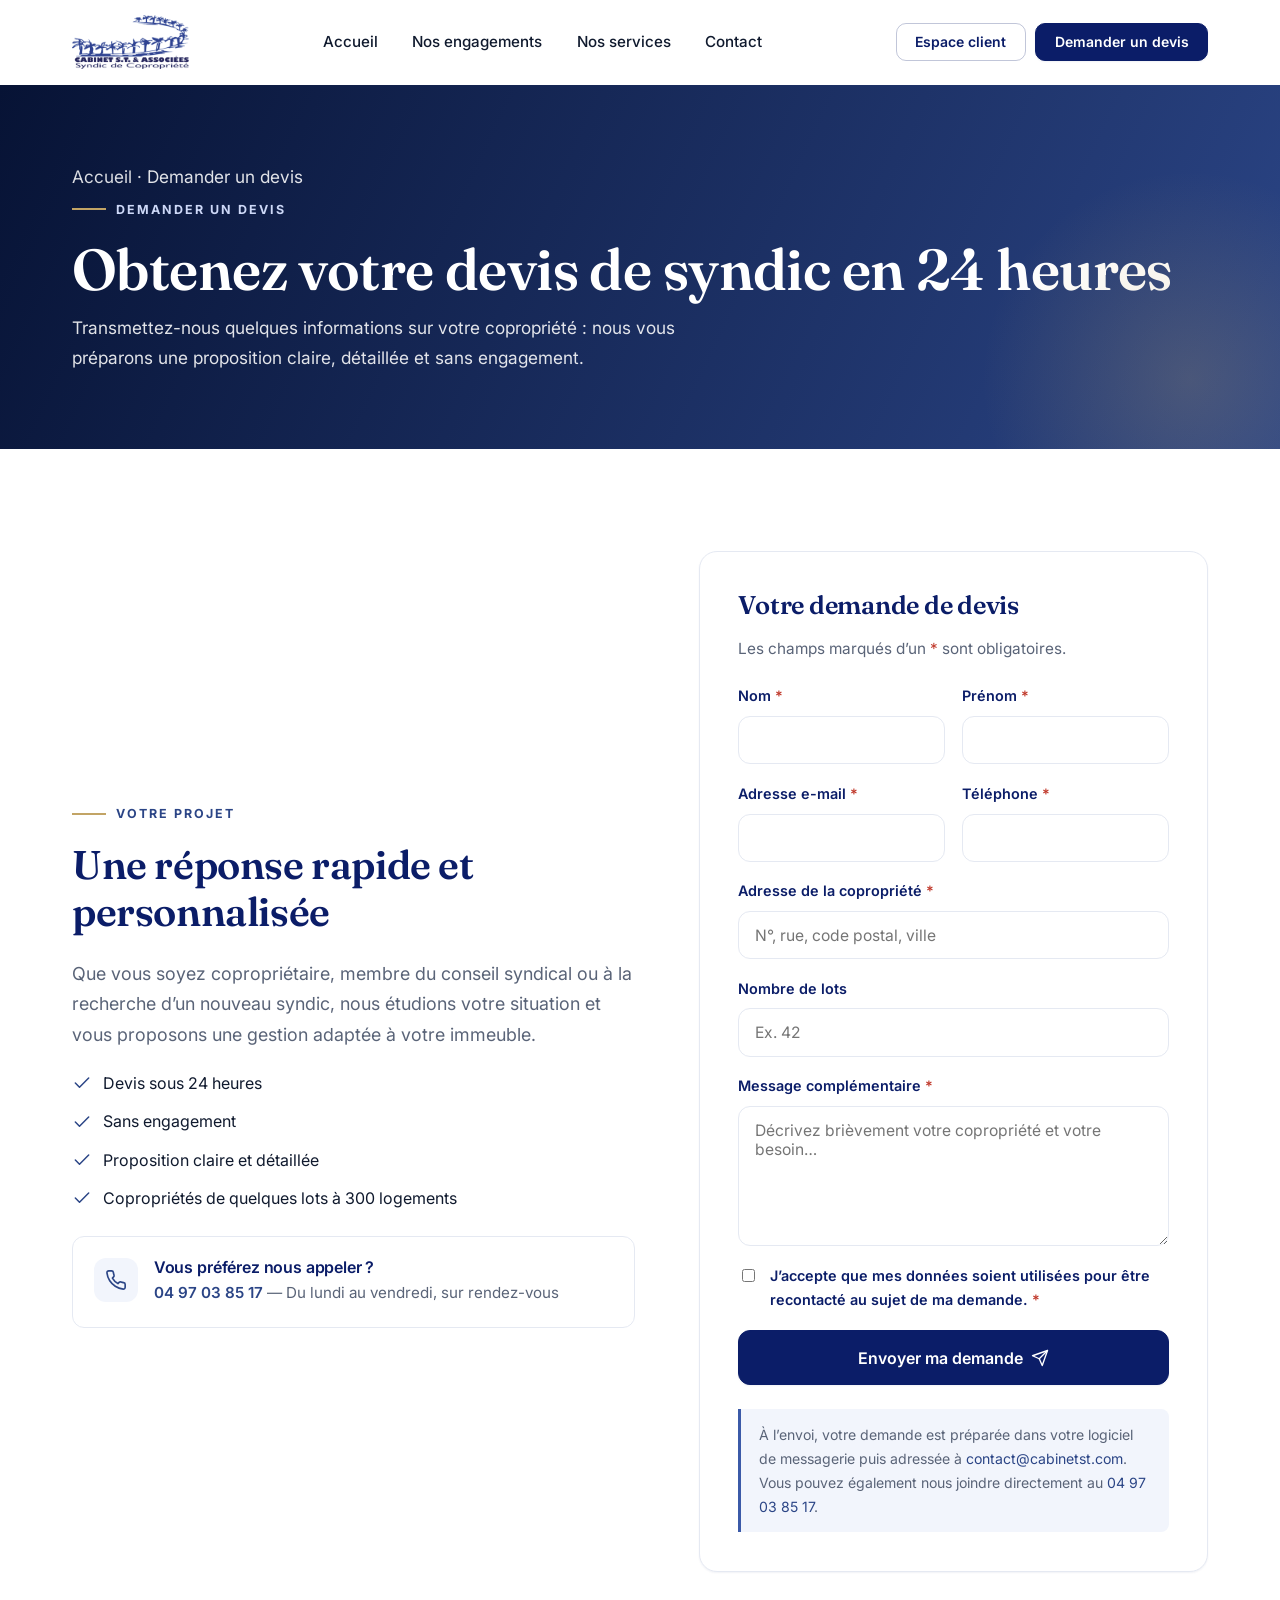
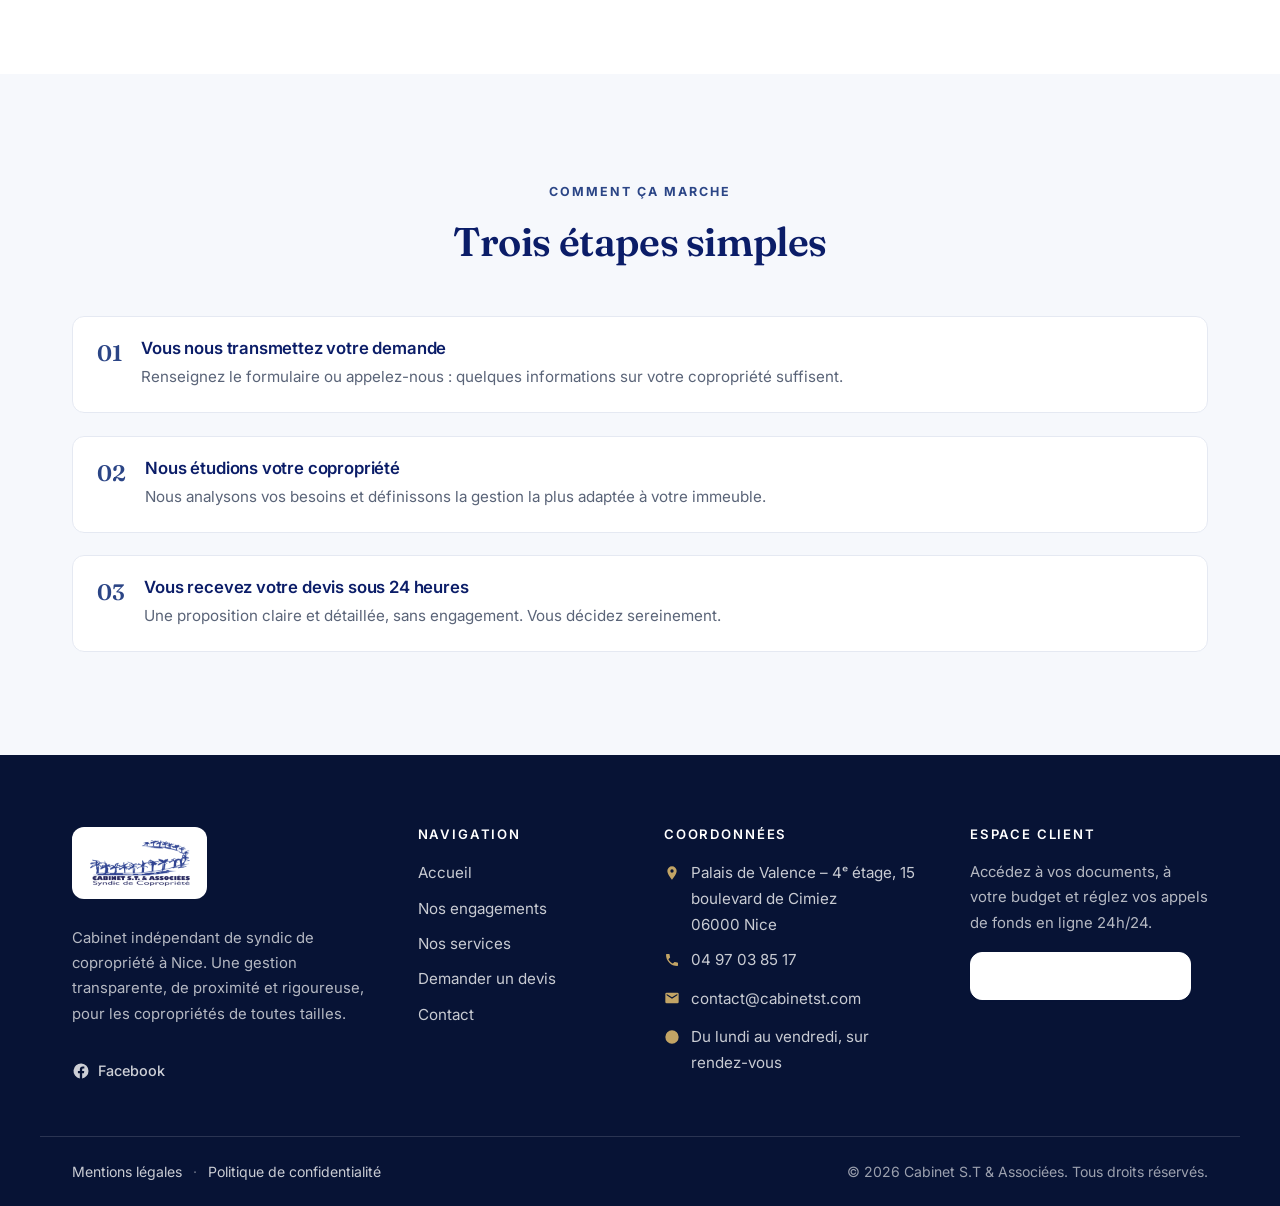
<file: devis.html>
<!DOCTYPE html>
<html lang="fr">
<head>
    <meta charset="UTF-8">
    <meta name="viewport" content="width=device-width, initial-scale=1.0">
    <title>Demander un devis de syndic | Cabinet S.T &amp; Associées — Nice</title>
    <meta name="description" content="Demandez votre devis de syndic de copropriété à Nice. Le Cabinet S.T &amp; Associées vous répond avec une proposition claire et détaillée sous 24 heures.">
    <meta name="robots" content="index, follow">
    <link rel="canonical" href="https://www.syndic-st-associees.com/devis.html">

    <!-- Open Graph -->
    <meta property="og:type" content="website">
    <meta property="og:site_name" content="Cabinet S.T & Associées">
    <meta property="og:title" content="Demander un devis de syndic | Cabinet S.T &amp; Associées — Nice">
    <meta property="og:description" content="Demandez votre devis de syndic de copropriété à Nice. Le Cabinet S.T &amp; Associées vous répond avec une proposition claire et détaillée sous 24 heures.">
    <meta property="og:locale" content="fr_FR">
    <meta property="og:url" content="https://www.syndic-st-associees.com/">
    <meta property="og:image" content="https://www.syndic-st-associees.com/assets/img/logo.png">

    <!-- Favicon -->
    <link rel="icon" href="assets/img/favicon.png" type="image/png">
    <link rel="apple-touch-icon" href="assets/img/favicon.png">

    <!-- Polices -->
    <link rel="preconnect" href="https://fonts.googleapis.com">
    <link rel="preconnect" href="https://fonts.gstatic.com" crossorigin>
    <link rel="preconnect" href="https://static.wixstatic.com">
    <link href="https://fonts.googleapis.com/css2?family=Fraunces:opsz,wght@9..144,400;9..144,500;9..144,600&family=Inter:wght@400;500;600;700&display=swap" rel="stylesheet">

    <link rel="stylesheet" href="assets/css/style.css">

    <!-- Données structurées (SEO local) -->
    <script type="application/ld+json">
    {
      "@context": "https://schema.org",
      "@type": "RealEstateAgent",
      "name": "Cabinet S.T & Associées",
      "description": "Syndic de copropriété à Nice. Gestion transparente et de proximité pour les copropriétés de toutes tailles.",
      "url": "https://www.syndic-st-associees.com",
      "telephone": "+33497038517",
      "email": "contact@cabinetst.com",
      "image": "https://www.syndic-st-associees.com/assets/img/logo.png",
      "address": {
        "@type": "PostalAddress",
        "streetAddress": "15 boulevard de Cimiez",
        "postalCode": "06000",
        "addressLocality": "Nice",
        "addressRegion": "Provence-Alpes-Côte d'Azur",
        "addressCountry": "FR"
      },
      "areaServed": ["Nice", "Alpes-Maritimes"],
      "openingHours": "Mo-Fr 09:00-18:00"
    }
    </script>
</head>
<body class="page-devis">

<a class="skip-link" href="#main">Aller au contenu principal</a>

<header class="site-header" id="siteHeader">
    <div class="container header-inner">
        <a class="brand" href="index.html" aria-label="Cabinet S.T & Associées — accueil">
            <img src="assets/img/logo.png" alt="Logo Cabinet S.T & Associées" width="600" height="276">
        </a>

        <nav class="main-nav" id="mainNav" aria-label="Navigation principale">
            <ul class="nav-list">
                                    <li>
                        <a href="index.html">
                            Accueil                        </a>
                    </li>
                                    <li>
                        <a href="engagements.html">
                            Nos engagements                        </a>
                    </li>
                                    <li>
                        <a href="services.html">
                            Nos services                        </a>
                    </li>
                                    <li>
                        <a href="contact.html">
                            Contact                        </a>
                    </li>
                            </ul>
            <a class="btn btn-primary btn-block nav-mobile-cta" href="devis.html">Demander un devis</a>
            <a class="btn btn-outline btn-block nav-mobile-cta" href="https://www.moncompte.immo/Login?Client=CSAASBT8724002&Societe=S2SYND" target="_blank" rel="noopener">Espace client</a>
        </nav>

        <div class="header-actions">
            <a class="btn btn-outline btn-sm" href="https://www.moncompte.immo/Login?Client=CSAASBT8724002&Societe=S2SYND" target="_blank" rel="noopener">Espace client</a>
            <a class="btn btn-primary btn-sm" href="devis.html">Demander un devis</a>
        </div>

        <button class="nav-toggle" id="navToggle" type="button"
                aria-label="Ouvrir le menu" aria-expanded="false" aria-controls="mainNav">
            <span></span><span></span><span></span>
        </button>
    </div>
</header>

<main id="main">

<section class="page-hero">
    <div class="container">
        <p class="breadcrumb"><a href="index.html">Accueil</a> · Demander un devis</p>
        <span class="eyebrow">Demander un devis</span>
        <h1>Obtenez votre devis de syndic en 24 heures</h1>
        <p>Transmettez-nous quelques informations sur votre copropriété : nous vous préparons une proposition claire, détaillée et sans engagement.</p>
    </div>
</section>

<section class="section">
    <div class="container split">
        <div class="reveal">
            <span class="eyebrow">Votre projet</span>
            <h2>Une réponse rapide et personnalisée</h2>
            <p class="lead">
                Que vous soyez copropriétaire, membre du conseil syndical ou à la recherche d’un nouveau syndic,
                nous étudions votre situation et vous proposons une gestion adaptée à votre immeuble.
            </p>
            <ul class="check-list">
                <li><svg viewBox="0 0 24 24" width="20" height="20" fill="none" stroke="currentColor" stroke-width="1.8" stroke-linecap="round" stroke-linejoin="round" aria-hidden="true" focusable="false"><polyline points="20 6 9 17 4 12"/></svg><span>Devis sous 24 heures</span></li>
                <li><svg viewBox="0 0 24 24" width="20" height="20" fill="none" stroke="currentColor" stroke-width="1.8" stroke-linecap="round" stroke-linejoin="round" aria-hidden="true" focusable="false"><polyline points="20 6 9 17 4 12"/></svg><span>Sans engagement</span></li>
                <li><svg viewBox="0 0 24 24" width="20" height="20" fill="none" stroke="currentColor" stroke-width="1.8" stroke-linecap="round" stroke-linejoin="round" aria-hidden="true" focusable="false"><polyline points="20 6 9 17 4 12"/></svg><span>Proposition claire et détaillée</span></li>
                <li><svg viewBox="0 0 24 24" width="20" height="20" fill="none" stroke="currentColor" stroke-width="1.8" stroke-linecap="round" stroke-linejoin="round" aria-hidden="true" focusable="false"><polyline points="20 6 9 17 4 12"/></svg><span>Copropriétés de quelques lots à 300 logements</span></li>
            </ul>
            <div class="contact-card" style="margin-top:1.4rem">
                <span class="ico"><svg viewBox="0 0 24 24" width="22" height="22" fill="none" stroke="currentColor" stroke-width="1.8" stroke-linecap="round" stroke-linejoin="round" aria-hidden="true" focusable="false"><path d="M22 16.92v3a2 2 0 0 1-2.18 2 19.79 19.79 0 0 1-8.63-3.07 19.5 19.5 0 0 1-6-6 19.79 19.79 0 0 1-3.07-8.67A2 2 0 0 1 4.11 2h3a2 2 0 0 1 2 1.72c.13.96.36 1.9.7 2.81a2 2 0 0 1-.45 2.11L8.09 9.91a16 16 0 0 0 6 6l1.27-1.27a2 2 0 0 1 2.11-.45c.9.34 1.85.57 2.81.7A2 2 0 0 1 22 16.92z"/></svg></span>
                <div>
                    <h3>Vous préférez nous appeler ?</h3>
                    <p><a href="tel:+33497038517">04 97 03 85 17</a> — Du lundi au vendredi, sur rendez-vous</p>
                </div>
            </div>
        </div>

        <div class="card reveal reveal-delay-1" style="padding:clamp(1.6rem,3vw,2.4rem)">
            <h2 style="font-size:clamp(1.3rem,2.2vw,1.6rem)">Votre demande de devis</h2>
            <p class="muted" style="margin-bottom:1.4rem">Les champs marqués d’un <span class="req" style="color:#c0392b">*</span> sont obligatoires.</p>

            <form class="form js-form" novalidate
                  data-mailto="contact@cabinetst.com"
                  data-subject="Demande de devis — Syndic de copropriété">
                <div class="form-row">
                    <div class="field">
                        <label for="nom">Nom <span class="req">*</span></label>
                        <input type="text" id="nom" name="nom" data-label="Nom" autocomplete="family-name" required>
                        <span class="error-msg"></span>
                    </div>
                    <div class="field">
                        <label for="prenom">Prénom <span class="req">*</span></label>
                        <input type="text" id="prenom" name="prenom" data-label="Prénom" autocomplete="given-name" required>
                        <span class="error-msg"></span>
                    </div>
                </div>

                <div class="form-row">
                    <div class="field">
                        <label for="email">Adresse e-mail <span class="req">*</span></label>
                        <input type="email" id="email" name="email" data-label="E-mail" autocomplete="email" required>
                        <span class="error-msg"></span>
                    </div>
                    <div class="field">
                        <label for="telephone">Téléphone <span class="req">*</span></label>
                        <input type="tel" id="telephone" name="telephone" data-label="Téléphone" autocomplete="tel" required>
                        <span class="error-msg"></span>
                    </div>
                </div>

                <div class="field">
                    <label for="adresse">Adresse de la copropriété <span class="req">*</span></label>
                    <input type="text" id="adresse" name="adresse" data-label="Adresse de la copropriété" placeholder="N°, rue, code postal, ville" required>
                    <span class="error-msg"></span>
                </div>

                <div class="field">
                    <label for="lots">Nombre de lots</label>
                    <input type="text" id="lots" name="lots" data-label="Nombre de lots" inputmode="numeric" placeholder="Ex. 42">
                    <span class="error-msg"></span>
                </div>

                <div class="field">
                    <label for="message">Message complémentaire <span class="req">*</span></label>
                    <textarea id="message" name="message" data-label="Message" placeholder="Décrivez brièvement votre copropriété et votre besoin…" required></textarea>
                    <span class="error-msg"></span>
                </div>

                <div class="field">
                    <label class="consent">
                        <input type="checkbox" name="consentement" data-label="Consentement" required>
                        <span>J’accepte que mes données soient utilisées pour être recontacté au sujet de ma demande. <span class="req">*</span></span>
                    </label>
                    <span class="error-msg"></span>
                </div>

                <div class="form-feedback" role="status" aria-live="polite"></div>

                <button class="btn btn-primary btn-lg btn-block" type="submit">
                    Envoyer ma demande <svg viewBox="0 0 24 24" width="18" height="18" fill="none" stroke="currentColor" stroke-width="1.8" stroke-linecap="round" stroke-linejoin="round" aria-hidden="true" focusable="false"><line x1="22" y1="2" x2="11" y2="13"/><polygon points="22 2 15 22 11 13 2 9 22 2"/></svg>                </button>

                <p class="form-note">
                    À l’envoi, votre demande est préparée dans votre logiciel de messagerie puis adressée à
                    <a href="mailto:contact@cabinetst.com">contact@cabinetst.com</a>. Vous pouvez également nous joindre directement
                    au <a href="tel:+33497038517">04 97 03 85 17</a>.
                </p>
            </form>
        </div>
    </div>
</section>

<!-- ======================= ÉTAPES ======================= -->
<section class="section section--tint">
    <div class="container">
        <div class="section-head section-head--center reveal">
            <span class="eyebrow">Comment ça marche</span>
            <h2>Trois étapes simples</h2>
        </div>
        <div class="steps">
            <div class="step reveal">
                <div>
                    <h3>Vous nous transmettez votre demande</h3>
                    <p>Renseignez le formulaire ou appelez-nous : quelques informations sur votre copropriété suffisent.</p>
                </div>
            </div>
            <div class="step reveal reveal-delay-1">
                <div>
                    <h3>Nous étudions votre copropriété</h3>
                    <p>Nous analysons vos besoins et définissons la gestion la plus adaptée à votre immeuble.</p>
                </div>
            </div>
            <div class="step reveal reveal-delay-2">
                <div>
                    <h3>Vous recevez votre devis sous 24 heures</h3>
                    <p>Une proposition claire et détaillée, sans engagement. Vous décidez sereinement.</p>
                </div>
            </div>
        </div>
    </div>
</section>

</main>

<footer class="site-footer">
    <div class="container footer-grid">
        <div class="footer-brand">
            <a class="footer-logo" href="index.html" aria-label="Cabinet S.T & Associées — accueil">
                <img src="assets/img/logo.png" alt="Logo Cabinet S.T & Associées" width="600" height="276" loading="lazy">
            </a>
            <p class="footer-text">
                Cabinet indépendant de syndic de copropriété à Nice. Une gestion transparente,
                de proximité et rigoureuse, pour les copropriétés de toutes tailles.
            </p>
            <a class="footer-social" href="https://www.facebook.com/pg/Cabinet-ST-Associ%C3%A9es-108283770824100/" target="_blank" rel="noopener" aria-label="Facebook du Cabinet S.T & Associées">
                <svg viewBox="0 0 24 24" width="18" height="18" aria-hidden="true"><path fill="currentColor" d="M22 12a10 10 0 1 0-11.56 9.88v-6.99H7.9V12h2.54V9.8c0-2.5 1.49-3.89 3.77-3.89 1.09 0 2.24.2 2.24.2v2.46h-1.26c-1.24 0-1.63.77-1.63 1.56V12h2.78l-.44 2.89h-2.34v6.99A10 10 0 0 0 22 12Z"/></svg>
                <span>Facebook</span>
            </a>
        </div>

        <nav class="footer-col" aria-label="Navigation de pied de page">
            <h3>Navigation</h3>
            <ul>
                <li><a href="index.html">Accueil</a></li>
                <li><a href="engagements.html">Nos engagements</a></li>
                <li><a href="services.html">Nos services</a></li>
                <li><a href="devis.html">Demander un devis</a></li>
                <li><a href="contact.html">Contact</a></li>
            </ul>
        </nav>

        <div class="footer-col">
            <h3>Coordonnées</h3>
            <ul class="footer-contact">
                <li>
                    <span class="ico" aria-hidden="true">
                        <svg viewBox="0 0 24 24" width="16" height="16"><path fill="currentColor" d="M12 2a7 7 0 0 0-7 7c0 5.05 7 13 7 13s7-7.95 7-13a7 7 0 0 0-7-7Zm0 9.5A2.5 2.5 0 1 1 12 6.5a2.5 2.5 0 0 1 0 5Z"/></svg>
                    </span>
                    <span>Palais de Valence – 4ᵉ étage, 15 boulevard de Cimiez<br>06000 Nice</span>
                </li>
                <li>
                    <span class="ico" aria-hidden="true">
                        <svg viewBox="0 0 24 24" width="16" height="16"><path fill="currentColor" d="M6.6 10.8c1.4 2.8 3.8 5.1 6.6 6.6l2.2-2.2c.3-.3.7-.4 1-.2 1.1.4 2.3.6 3.6.6.6 0 1 .4 1 1V20c0 .6-.4 1-1 1C10.6 21 3 13.4 3 4c0-.6.4-1 1-1h3.5c.6 0 1 .4 1 1 0 1.2.2 2.4.6 3.6.1.4 0 .8-.3 1l-2.2 2.2Z"/></svg>
                    </span>
                    <a href="tel:+33497038517">04 97 03 85 17</a>
                </li>
                <li>
                    <span class="ico" aria-hidden="true">
                        <svg viewBox="0 0 24 24" width="16" height="16"><path fill="currentColor" d="M20 4H4a2 2 0 0 0-2 2v12a2 2 0 0 0 2 2h16a2 2 0 0 0 2-2V6a2 2 0 0 0-2-2Zm0 4-8 5-8-5V6l8 5 8-5v2Z"/></svg>
                    </span>
                    <a href="mailto:contact@cabinetst.com">contact@cabinetst.com</a>
                </li>
                <li>
                    <span class="ico" aria-hidden="true">
                        <svg viewBox="0 0 24 24" width="16" height="16"><path fill="currentColor" d="M12 2a10 10 0 1 0 0 20 10 10 0 0 0 0-20Zm1 11h5v-2h-4V6h-2v7a1 1 0 0 0 1 1Z"/></svg>
                    </span>
                    <span>Du lundi au vendredi, sur rendez-vous</span>
                </li>
            </ul>
        </div>

        <div class="footer-col">
            <h3>Espace client</h3>
            <p class="footer-text">
                Accédez à vos documents, à votre budget et réglez vos appels de fonds en ligne 24h/24.
            </p>
            <a class="btn btn-light" href="https://www.moncompte.immo/Login?Client=CSAASBT8724002&Societe=S2SYND" target="_blank" rel="noopener">Accéder à mon espace</a>
        </div>
    </div>

    <div class="container footer-bottom">
        <p class="footer-legal">
            <a href="mentions-legales.html">Mentions légales</a>
            <span aria-hidden="true">·</span>
            <a href="politique-confidentialite.html">Politique de confidentialité</a>
        </p>
        <p class="footer-copy">© 2026 Cabinet S.T & Associées. Tous droits réservés.</p>
    </div>
</footer>

<button class="back-to-top" id="backToTop" type="button" aria-label="Revenir en haut">
    <svg viewBox="0 0 24 24" width="20" height="20" aria-hidden="true"><path fill="currentColor" d="M12 8l-6 6 1.4 1.4L12 10.8l4.6 4.6L18 14z"/></svg>
</button>

<script src="assets/js/main.js" defer></script>
</body>
</html>
</file>
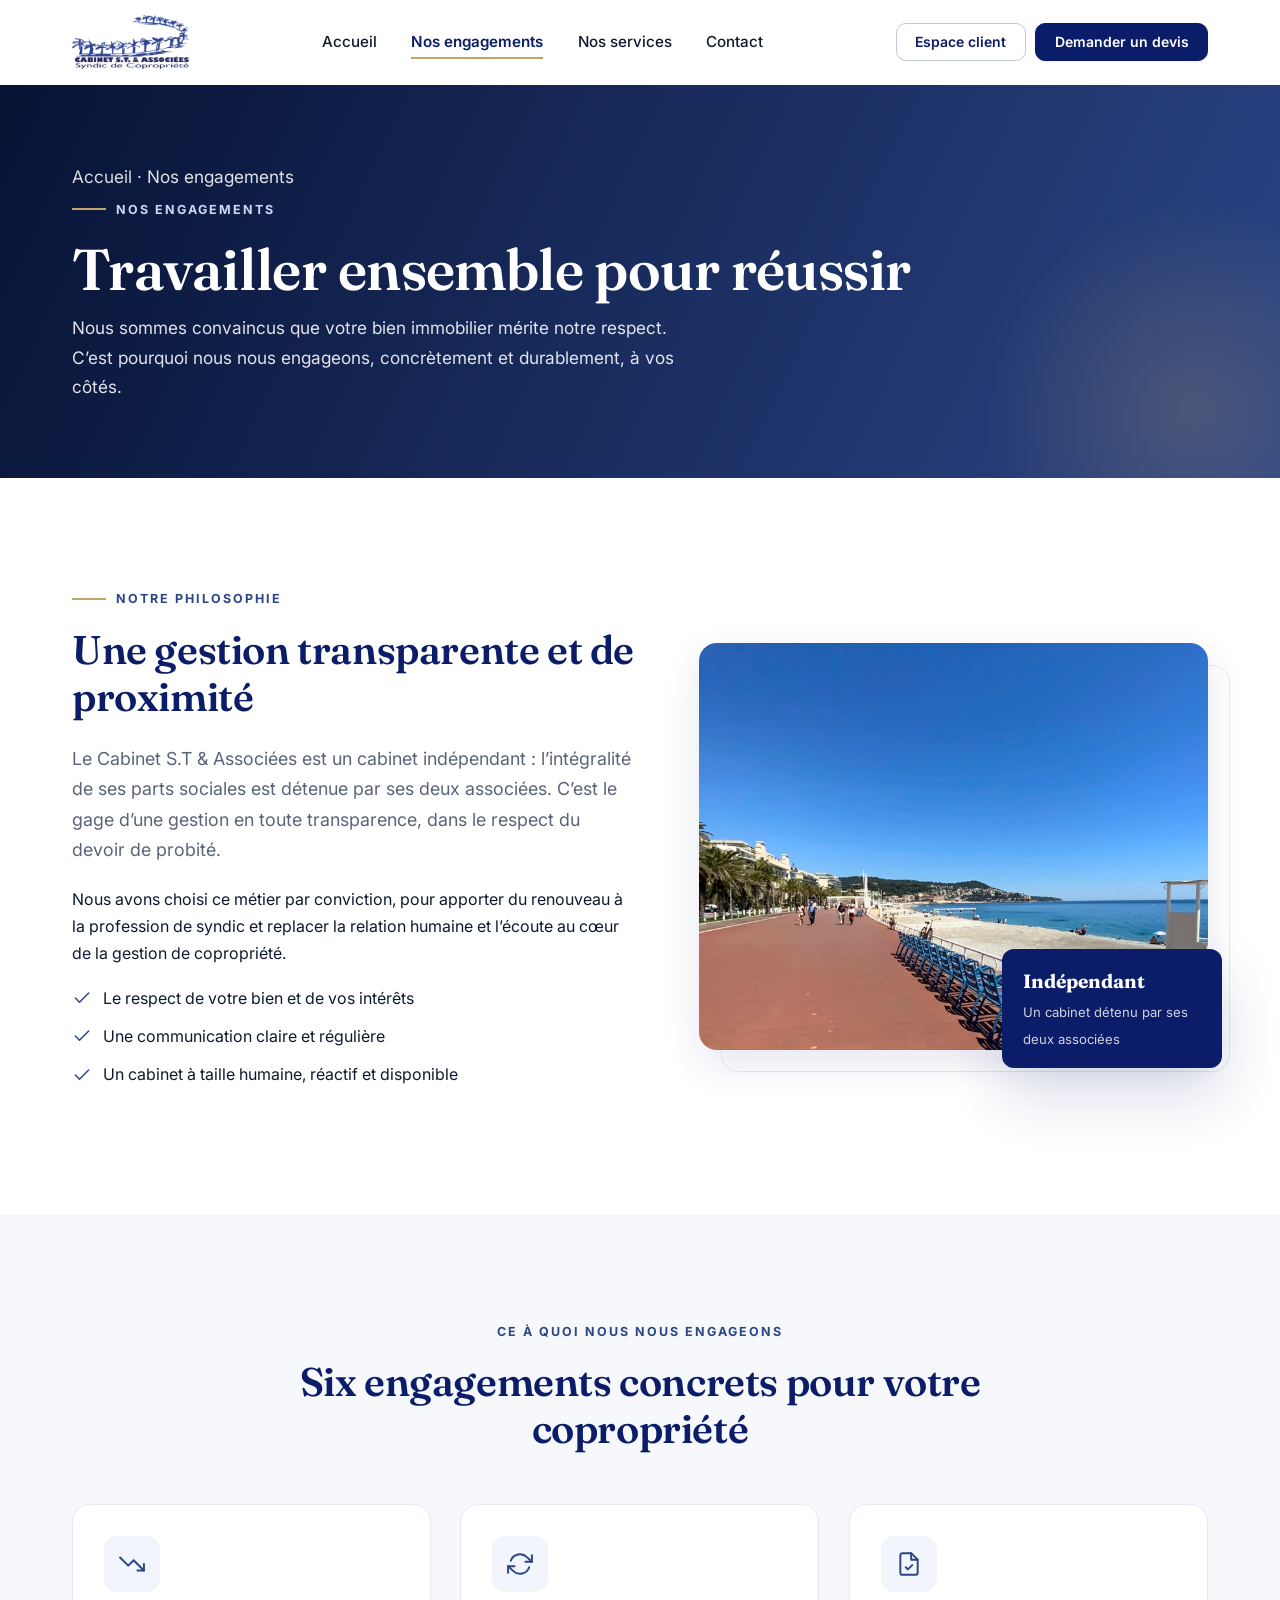
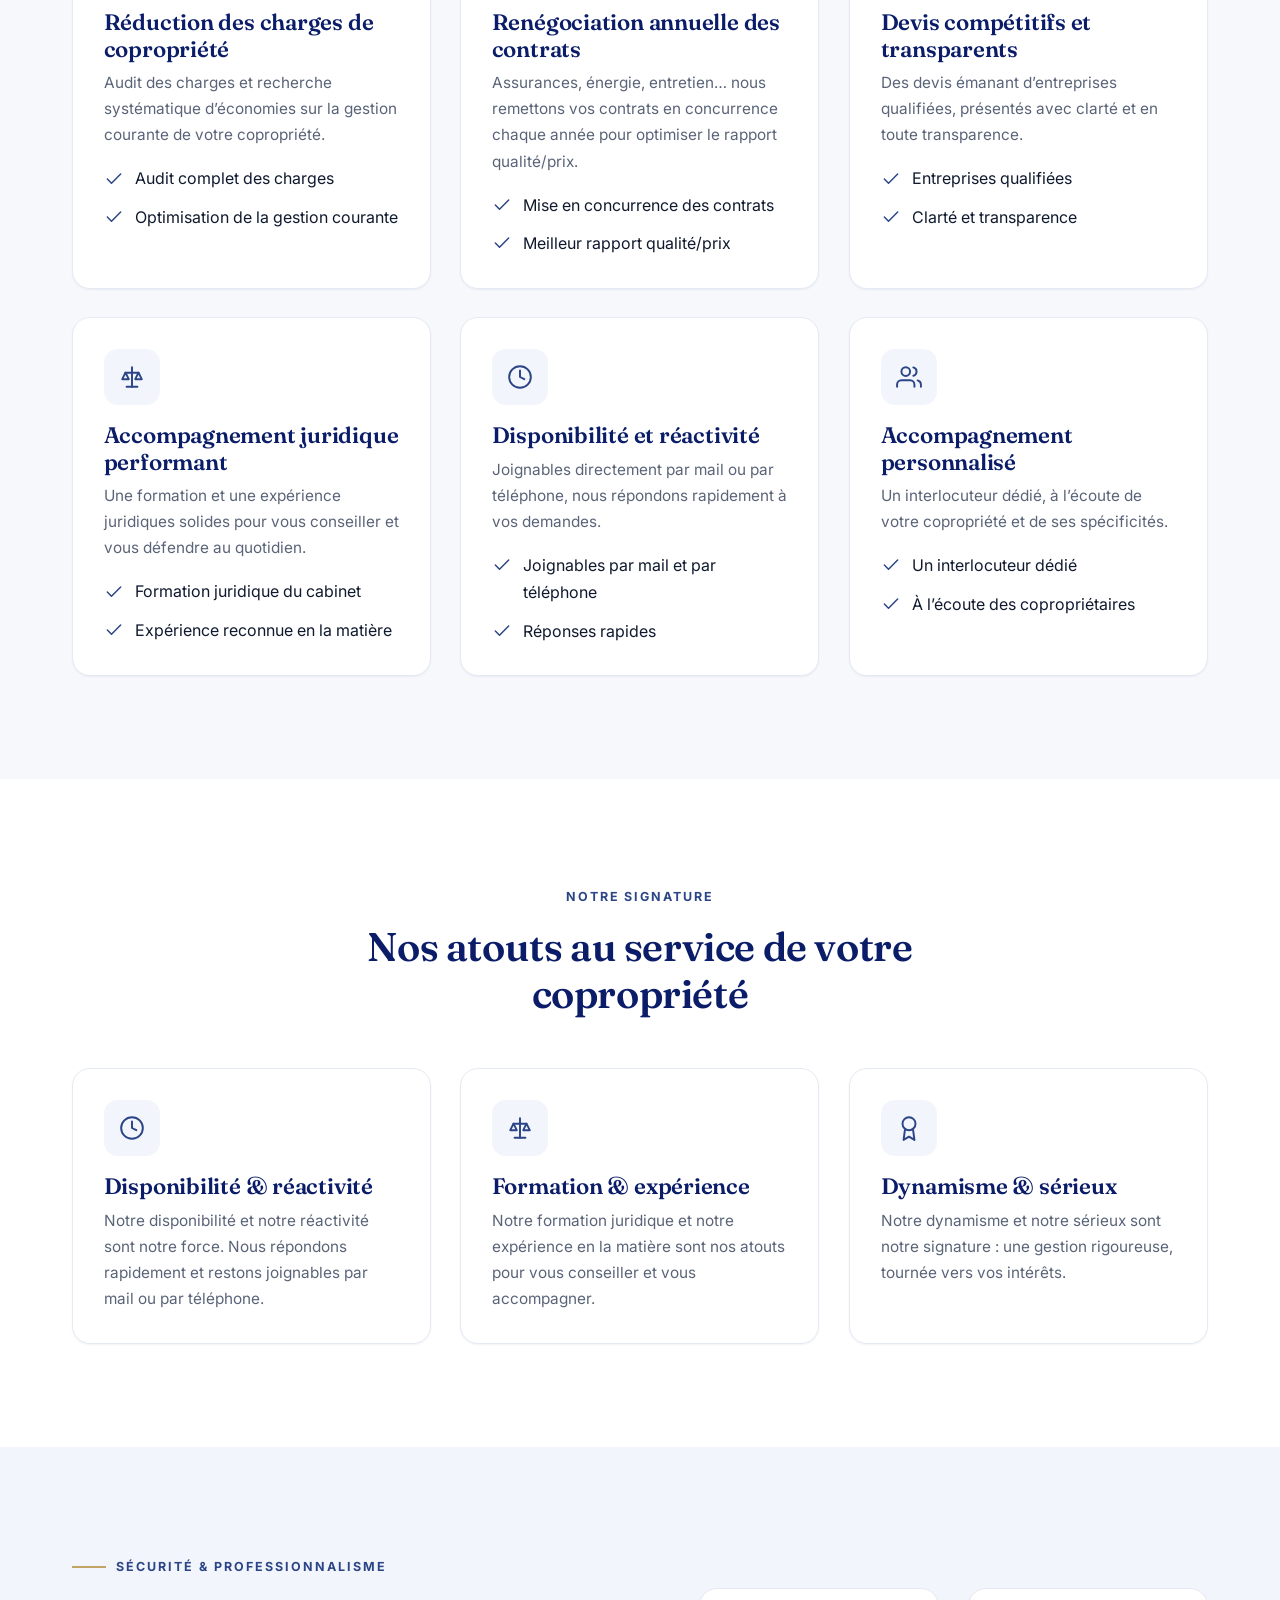
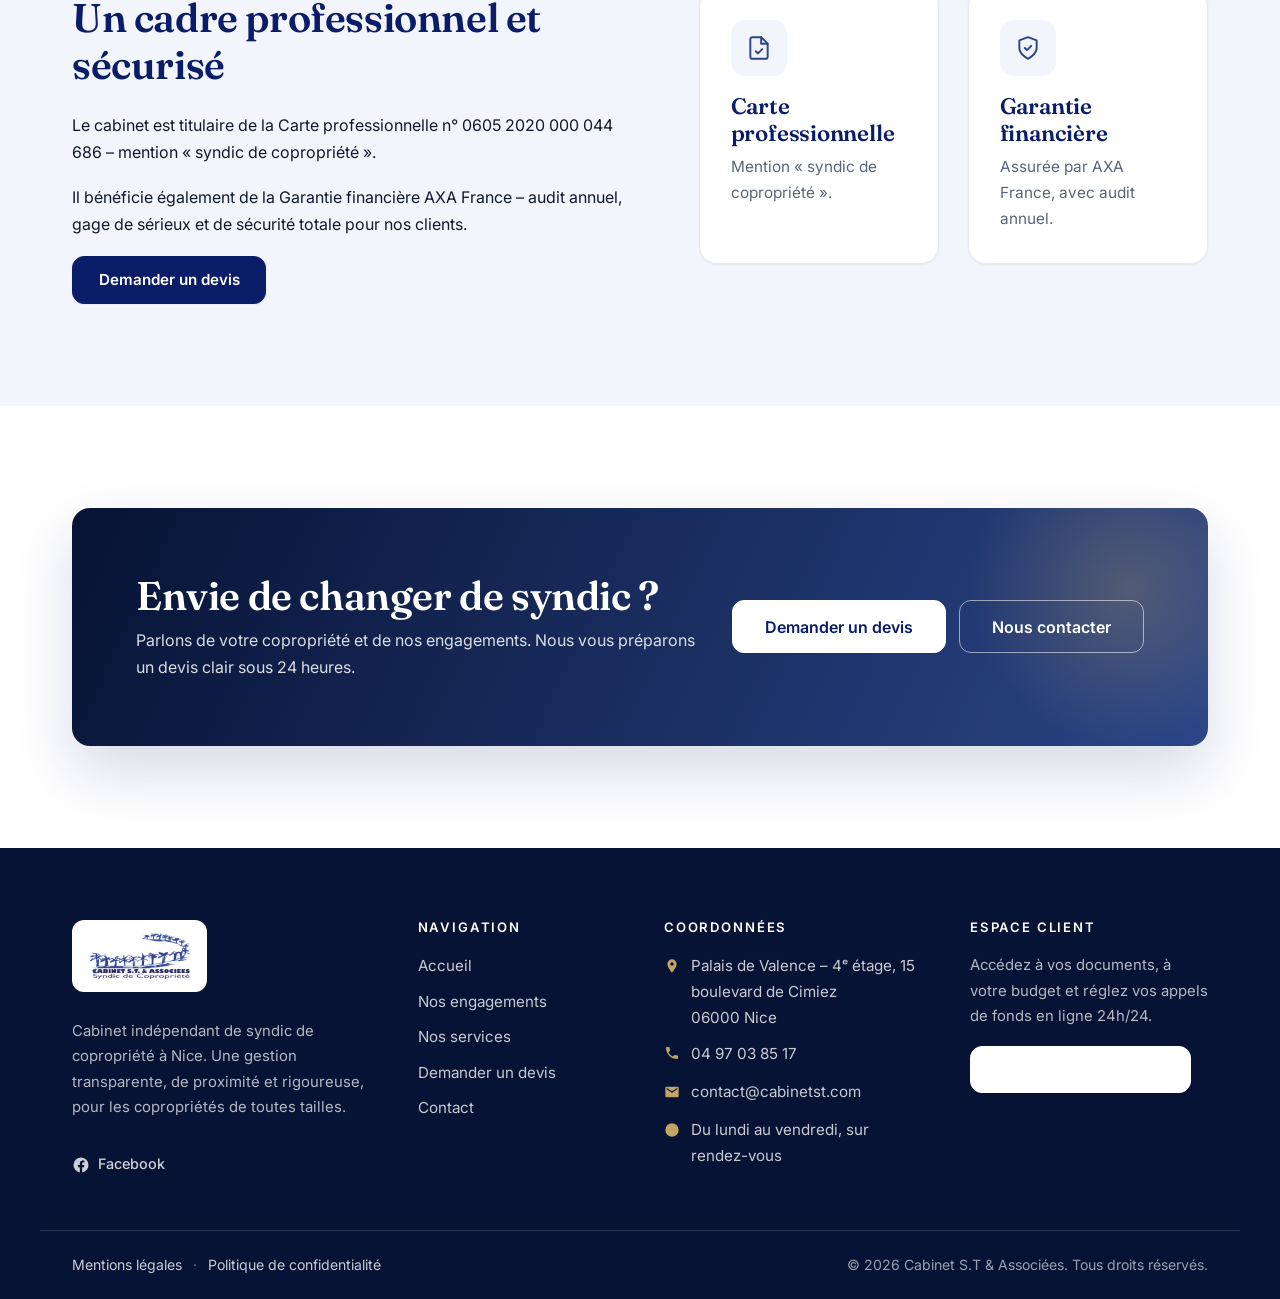
<file: engagements.html>
<!DOCTYPE html>
<html lang="fr">
<head>
    <meta charset="UTF-8">
    <meta name="viewport" content="width=device-width, initial-scale=1.0">
    <title>Nos engagements | Cabinet S.T &amp; Associées — syndic à Nice</title>
    <meta name="description" content="Découvrez les engagements du Cabinet S.T &amp; Associées, syndic de copropriété à Nice : maîtrise des charges, transparence, accompagnement juridique, disponibilité et proximité.">
    <meta name="robots" content="index, follow">
    <link rel="canonical" href="https://www.syndic-st-associees.com/engagements.html">

    <!-- Open Graph -->
    <meta property="og:type" content="website">
    <meta property="og:site_name" content="Cabinet S.T & Associées">
    <meta property="og:title" content="Nos engagements | Cabinet S.T &amp; Associées — syndic à Nice">
    <meta property="og:description" content="Découvrez les engagements du Cabinet S.T &amp; Associées, syndic de copropriété à Nice : maîtrise des charges, transparence, accompagnement juridique, disponibilité et proximité.">
    <meta property="og:locale" content="fr_FR">
    <meta property="og:url" content="https://www.syndic-st-associees.com/">
    <meta property="og:image" content="https://www.syndic-st-associees.com/assets/img/logo.png">

    <!-- Favicon -->
    <link rel="icon" href="assets/img/favicon.png" type="image/png">
    <link rel="apple-touch-icon" href="assets/img/favicon.png">

    <!-- Polices -->
    <link rel="preconnect" href="https://fonts.googleapis.com">
    <link rel="preconnect" href="https://fonts.gstatic.com" crossorigin>
    <link rel="preconnect" href="https://static.wixstatic.com">
    <link href="https://fonts.googleapis.com/css2?family=Fraunces:opsz,wght@9..144,400;9..144,500;9..144,600&family=Inter:wght@400;500;600;700&display=swap" rel="stylesheet">

    <link rel="stylesheet" href="assets/css/style.css">

    <!-- Données structurées (SEO local) -->
    <script type="application/ld+json">
    {
      "@context": "https://schema.org",
      "@type": "RealEstateAgent",
      "name": "Cabinet S.T & Associées",
      "description": "Syndic de copropriété à Nice. Gestion transparente et de proximité pour les copropriétés de toutes tailles.",
      "url": "https://www.syndic-st-associees.com",
      "telephone": "+33497038517",
      "email": "contact@cabinetst.com",
      "image": "https://www.syndic-st-associees.com/assets/img/logo.png",
      "address": {
        "@type": "PostalAddress",
        "streetAddress": "15 boulevard de Cimiez",
        "postalCode": "06000",
        "addressLocality": "Nice",
        "addressRegion": "Provence-Alpes-Côte d'Azur",
        "addressCountry": "FR"
      },
      "areaServed": ["Nice", "Alpes-Maritimes"],
      "openingHours": "Mo-Fr 09:00-18:00"
    }
    </script>
</head>
<body class="page-engagements">

<a class="skip-link" href="#main">Aller au contenu principal</a>

<header class="site-header" id="siteHeader">
    <div class="container header-inner">
        <a class="brand" href="index.html" aria-label="Cabinet S.T & Associées — accueil">
            <img src="assets/img/logo.png" alt="Logo Cabinet S.T & Associées" width="600" height="276">
        </a>

        <nav class="main-nav" id="mainNav" aria-label="Navigation principale">
            <ul class="nav-list">
                                    <li>
                        <a href="index.html">
                            Accueil                        </a>
                    </li>
                                    <li>
                        <a href="engagements.html" class="is-active" aria-current="page">
                            Nos engagements                        </a>
                    </li>
                                    <li>
                        <a href="services.html">
                            Nos services                        </a>
                    </li>
                                    <li>
                        <a href="contact.html">
                            Contact                        </a>
                    </li>
                            </ul>
            <a class="btn btn-primary btn-block nav-mobile-cta" href="devis.html">Demander un devis</a>
            <a class="btn btn-outline btn-block nav-mobile-cta" href="https://www.moncompte.immo/Login?Client=CSAASBT8724002&Societe=S2SYND" target="_blank" rel="noopener">Espace client</a>
        </nav>

        <div class="header-actions">
            <a class="btn btn-outline btn-sm" href="https://www.moncompte.immo/Login?Client=CSAASBT8724002&Societe=S2SYND" target="_blank" rel="noopener">Espace client</a>
            <a class="btn btn-primary btn-sm" href="devis.html">Demander un devis</a>
        </div>

        <button class="nav-toggle" id="navToggle" type="button"
                aria-label="Ouvrir le menu" aria-expanded="false" aria-controls="mainNav">
            <span></span><span></span><span></span>
        </button>
    </div>
</header>

<main id="main">

<section class="page-hero">
    <div class="container">
        <p class="breadcrumb"><a href="index.html">Accueil</a> · Nos engagements</p>
        <span class="eyebrow">Nos engagements</span>
        <h1>Travailler ensemble pour réussir</h1>
        <p>Nous sommes convaincus que votre bien immobilier mérite notre respect. C’est pourquoi nous nous engageons, concrètement et durablement, à vos côtés.</p>
    </div>
</section>

<!-- ======================= PHILOSOPHIE ======================= -->
<section class="section">
    <div class="container split">
        <div class="reveal">
            <span class="eyebrow">Notre philosophie</span>
            <h2>Une gestion transparente et de proximité</h2>
            <p class="lead">
                Le Cabinet S.T &amp; Associées est un cabinet indépendant : l’intégralité de ses parts sociales
                est détenue par ses deux associées. C’est le gage d’une gestion en toute transparence,
                dans le respect du devoir de probité.
            </p>
            <p>
                Nous avons choisi ce métier par conviction, pour apporter du renouveau à la profession de syndic
                et replacer la relation humaine et l’écoute au cœur de la gestion de copropriété.
            </p>
            <ul class="check-list">
                <li><svg viewBox="0 0 24 24" width="20" height="20" fill="none" stroke="currentColor" stroke-width="1.8" stroke-linecap="round" stroke-linejoin="round" aria-hidden="true" focusable="false"><polyline points="20 6 9 17 4 12"/></svg><span>Le respect de votre bien et de vos intérêts</span></li>
                <li><svg viewBox="0 0 24 24" width="20" height="20" fill="none" stroke="currentColor" stroke-width="1.8" stroke-linecap="round" stroke-linejoin="round" aria-hidden="true" focusable="false"><polyline points="20 6 9 17 4 12"/></svg><span>Une communication claire et régulière</span></li>
                <li><svg viewBox="0 0 24 24" width="20" height="20" fill="none" stroke="currentColor" stroke-width="1.8" stroke-linecap="round" stroke-linejoin="round" aria-hidden="true" focusable="false"><polyline points="20 6 9 17 4 12"/></svg><span>Un cabinet à taille humaine, réactif et disponible</span></li>
            </ul>
        </div>
        <div class="split__media reveal reveal-delay-1">
            <img src="assets/img/engagements.jpg"
                 alt="Immeuble de copropriété géré par le Cabinet S.T &amp; Associées à Nice" loading="lazy">
            <div class="split__badge">
                <strong>Indépendant</strong>
                <span>Un cabinet détenu par ses deux associées</span>
            </div>
        </div>
    </div>
</section>

<!-- ======================= LES 6 ENGAGEMENTS ======================= -->
<section class="section section--tint">
    <div class="container">
        <div class="section-head section-head--center reveal">
            <span class="eyebrow">Ce à quoi nous nous engageons</span>
            <h2>Six engagements concrets pour votre copropriété</h2>
        </div>
        <div class="grid grid-3">
                            <article class="card reveal reveal-delay-1">
                    <div class="icon-badge"><svg viewBox="0 0 24 24" width="24" height="24" fill="none" stroke="currentColor" stroke-width="1.8" stroke-linecap="round" stroke-linejoin="round" aria-hidden="true" focusable="false"><polyline points="23 18 13.5 8.5 8.5 13.5 1 6"/><polyline points="17 18 23 18 23 12"/></svg></div>
                    <h3>Réduction des charges de copropriété</h3>
                    <p class="muted">Audit des charges et recherche systématique d’économies sur la gestion courante de votre copropriété.</p>
                    <ul class="check-list" style="margin-bottom:0">
                                                    <li><svg viewBox="0 0 24 24" width="18" height="18" fill="none" stroke="currentColor" stroke-width="1.8" stroke-linecap="round" stroke-linejoin="round" aria-hidden="true" focusable="false"><polyline points="20 6 9 17 4 12"/></svg><span>Audit complet des charges</span></li>
                                                    <li><svg viewBox="0 0 24 24" width="18" height="18" fill="none" stroke="currentColor" stroke-width="1.8" stroke-linecap="round" stroke-linejoin="round" aria-hidden="true" focusable="false"><polyline points="20 6 9 17 4 12"/></svg><span>Optimisation de la gestion courante</span></li>
                                            </ul>
                </article>
                            <article class="card reveal reveal-delay-2">
                    <div class="icon-badge"><svg viewBox="0 0 24 24" width="24" height="24" fill="none" stroke="currentColor" stroke-width="1.8" stroke-linecap="round" stroke-linejoin="round" aria-hidden="true" focusable="false"><polyline points="23 4 23 10 17 10"/><polyline points="1 20 1 14 7 14"/><path d="M3.51 9a9 9 0 0 1 14.85-3.36L23 10"/><path d="M20.49 15a9 9 0 0 1-14.85 3.36L1 14"/></svg></div>
                    <h3>Renégociation annuelle des contrats</h3>
                    <p class="muted">Assurances, énergie, entretien… nous remettons vos contrats en concurrence chaque année pour optimiser le rapport qualité/prix.</p>
                    <ul class="check-list" style="margin-bottom:0">
                                                    <li><svg viewBox="0 0 24 24" width="18" height="18" fill="none" stroke="currentColor" stroke-width="1.8" stroke-linecap="round" stroke-linejoin="round" aria-hidden="true" focusable="false"><polyline points="20 6 9 17 4 12"/></svg><span>Mise en concurrence des contrats</span></li>
                                                    <li><svg viewBox="0 0 24 24" width="18" height="18" fill="none" stroke="currentColor" stroke-width="1.8" stroke-linecap="round" stroke-linejoin="round" aria-hidden="true" focusable="false"><polyline points="20 6 9 17 4 12"/></svg><span>Meilleur rapport qualité/prix</span></li>
                                            </ul>
                </article>
                            <article class="card reveal reveal-delay-3">
                    <div class="icon-badge"><svg viewBox="0 0 24 24" width="24" height="24" fill="none" stroke="currentColor" stroke-width="1.8" stroke-linecap="round" stroke-linejoin="round" aria-hidden="true" focusable="false"><path d="M14 2H6a2 2 0 0 0-2 2v16a2 2 0 0 0 2 2h12a2 2 0 0 0 2-2V8z"/><polyline points="14 2 14 8 20 8"/><polyline points="9 15 11 17 15 13"/></svg></div>
                    <h3>Devis compétitifs et transparents</h3>
                    <p class="muted">Des devis émanant d’entreprises qualifiées, présentés avec clarté et en toute transparence.</p>
                    <ul class="check-list" style="margin-bottom:0">
                                                    <li><svg viewBox="0 0 24 24" width="18" height="18" fill="none" stroke="currentColor" stroke-width="1.8" stroke-linecap="round" stroke-linejoin="round" aria-hidden="true" focusable="false"><polyline points="20 6 9 17 4 12"/></svg><span>Entreprises qualifiées</span></li>
                                                    <li><svg viewBox="0 0 24 24" width="18" height="18" fill="none" stroke="currentColor" stroke-width="1.8" stroke-linecap="round" stroke-linejoin="round" aria-hidden="true" focusable="false"><polyline points="20 6 9 17 4 12"/></svg><span>Clarté et transparence</span></li>
                                            </ul>
                </article>
                            <article class="card reveal reveal-delay-1">
                    <div class="icon-badge"><svg viewBox="0 0 24 24" width="24" height="24" fill="none" stroke="currentColor" stroke-width="1.8" stroke-linecap="round" stroke-linejoin="round" aria-hidden="true" focusable="false"><path d="M12 3v18"/><path d="M7 21h10"/><path d="M6 8h12"/><path d="M6 8l-3 6h6z"/><path d="M18 8l-3 6h6z"/></svg></div>
                    <h3>Accompagnement juridique performant</h3>
                    <p class="muted">Une formation et une expérience juridiques solides pour vous conseiller et vous défendre au quotidien.</p>
                    <ul class="check-list" style="margin-bottom:0">
                                                    <li><svg viewBox="0 0 24 24" width="18" height="18" fill="none" stroke="currentColor" stroke-width="1.8" stroke-linecap="round" stroke-linejoin="round" aria-hidden="true" focusable="false"><polyline points="20 6 9 17 4 12"/></svg><span>Formation juridique du cabinet</span></li>
                                                    <li><svg viewBox="0 0 24 24" width="18" height="18" fill="none" stroke="currentColor" stroke-width="1.8" stroke-linecap="round" stroke-linejoin="round" aria-hidden="true" focusable="false"><polyline points="20 6 9 17 4 12"/></svg><span>Expérience reconnue en la matière</span></li>
                                            </ul>
                </article>
                            <article class="card reveal reveal-delay-2">
                    <div class="icon-badge"><svg viewBox="0 0 24 24" width="24" height="24" fill="none" stroke="currentColor" stroke-width="1.8" stroke-linecap="round" stroke-linejoin="round" aria-hidden="true" focusable="false"><circle cx="12" cy="12" r="10"/><polyline points="12 6 12 12 16 14"/></svg></div>
                    <h3>Disponibilité et réactivité</h3>
                    <p class="muted">Joignables directement par mail ou par téléphone, nous répondons rapidement à vos demandes.</p>
                    <ul class="check-list" style="margin-bottom:0">
                                                    <li><svg viewBox="0 0 24 24" width="18" height="18" fill="none" stroke="currentColor" stroke-width="1.8" stroke-linecap="round" stroke-linejoin="round" aria-hidden="true" focusable="false"><polyline points="20 6 9 17 4 12"/></svg><span>Joignables par mail et par téléphone</span></li>
                                                    <li><svg viewBox="0 0 24 24" width="18" height="18" fill="none" stroke="currentColor" stroke-width="1.8" stroke-linecap="round" stroke-linejoin="round" aria-hidden="true" focusable="false"><polyline points="20 6 9 17 4 12"/></svg><span>Réponses rapides</span></li>
                                            </ul>
                </article>
                            <article class="card reveal reveal-delay-3">
                    <div class="icon-badge"><svg viewBox="0 0 24 24" width="24" height="24" fill="none" stroke="currentColor" stroke-width="1.8" stroke-linecap="round" stroke-linejoin="round" aria-hidden="true" focusable="false"><path d="M17 21v-2a4 4 0 0 0-4-4H5a4 4 0 0 0-4 4v2"/><circle cx="9" cy="7" r="4"/><path d="M23 21v-2a4 4 0 0 0-3-3.87"/><path d="M16 3.13a4 4 0 0 1 0 7.75"/></svg></div>
                    <h3>Accompagnement personnalisé</h3>
                    <p class="muted">Un interlocuteur dédié, à l’écoute de votre copropriété et de ses spécificités.</p>
                    <ul class="check-list" style="margin-bottom:0">
                                                    <li><svg viewBox="0 0 24 24" width="18" height="18" fill="none" stroke="currentColor" stroke-width="1.8" stroke-linecap="round" stroke-linejoin="round" aria-hidden="true" focusable="false"><polyline points="20 6 9 17 4 12"/></svg><span>Un interlocuteur dédié</span></li>
                                                    <li><svg viewBox="0 0 24 24" width="18" height="18" fill="none" stroke="currentColor" stroke-width="1.8" stroke-linecap="round" stroke-linejoin="round" aria-hidden="true" focusable="false"><polyline points="20 6 9 17 4 12"/></svg><span>À l’écoute des copropriétaires</span></li>
                                            </ul>
                </article>
                    </div>
    </div>
</section>

<!-- ======================= NOS ATOUTS ======================= -->
<section class="section">
    <div class="container">
        <div class="section-head section-head--center reveal">
            <span class="eyebrow">Notre signature</span>
            <h2>Nos atouts au service de votre copropriété</h2>
        </div>
        <div class="grid grid-3">
            <div class="card reveal">
                <div class="icon-badge"><svg viewBox="0 0 24 24" width="24" height="24" fill="none" stroke="currentColor" stroke-width="1.8" stroke-linecap="round" stroke-linejoin="round" aria-hidden="true" focusable="false"><circle cx="12" cy="12" r="10"/><polyline points="12 6 12 12 16 14"/></svg></div>
                <h3>Disponibilité &amp; réactivité</h3>
                <p class="muted">Notre disponibilité et notre réactivité sont notre force. Nous répondons rapidement et restons joignables par mail ou par téléphone.</p>
            </div>
            <div class="card reveal reveal-delay-1">
                <div class="icon-badge"><svg viewBox="0 0 24 24" width="24" height="24" fill="none" stroke="currentColor" stroke-width="1.8" stroke-linecap="round" stroke-linejoin="round" aria-hidden="true" focusable="false"><path d="M12 3v18"/><path d="M7 21h10"/><path d="M6 8h12"/><path d="M6 8l-3 6h6z"/><path d="M18 8l-3 6h6z"/></svg></div>
                <h3>Formation &amp; expérience</h3>
                <p class="muted">Notre formation juridique et notre expérience en la matière sont nos atouts pour vous conseiller et vous accompagner.</p>
            </div>
            <div class="card reveal reveal-delay-2">
                <div class="icon-badge"><svg viewBox="0 0 24 24" width="24" height="24" fill="none" stroke="currentColor" stroke-width="1.8" stroke-linecap="round" stroke-linejoin="round" aria-hidden="true" focusable="false"><circle cx="12" cy="8" r="6"/><polyline points="8.21 13.89 7 23 12 20 17 23 15.79 13.88"/></svg></div>
                <h3>Dynamisme &amp; sérieux</h3>
                <p class="muted">Notre dynamisme et notre sérieux sont notre signature : une gestion rigoureuse, tournée vers vos intérêts.</p>
            </div>
        </div>
    </div>
</section>

<!-- ======================= SÉCURITÉ / PROFESSIONNALISME ======================= -->
<section class="section section--soft">
    <div class="container split split--reverse">
        <div class="reveal">
            <span class="eyebrow">Sécurité &amp; professionnalisme</span>
            <h2>Un cadre professionnel et sécurisé</h2>
            <p>
                Le cabinet est titulaire de la Carte professionnelle n° 0605 2020 000 044 686 – mention « syndic de copropriété ».
            </p>
            <p>
                Il bénéficie également de la Garantie financière AXA France – audit annuel, gage de sérieux et de sécurité totale
                pour nos clients.
            </p>
            <a class="btn btn-primary" href="devis.html">Demander un devis</a>
        </div>
        <div class="grid grid-2 reveal reveal-delay-1">
            <div class="card">
                <div class="icon-badge"><svg viewBox="0 0 24 24" width="24" height="24" fill="none" stroke="currentColor" stroke-width="1.8" stroke-linecap="round" stroke-linejoin="round" aria-hidden="true" focusable="false"><path d="M14 2H6a2 2 0 0 0-2 2v16a2 2 0 0 0 2 2h12a2 2 0 0 0 2-2V8z"/><polyline points="14 2 14 8 20 8"/><polyline points="9 15 11 17 15 13"/></svg></div>
                <h3>Carte professionnelle</h3>
                <p class="muted">Mention « syndic de copropriété ».</p>
            </div>
            <div class="card">
                <div class="icon-badge"><svg viewBox="0 0 24 24" width="24" height="24" fill="none" stroke="currentColor" stroke-width="1.8" stroke-linecap="round" stroke-linejoin="round" aria-hidden="true" focusable="false"><path d="M12 22s8-4 8-10V5l-8-3-8 3v7c0 6 8 10 8 10z"/><polyline points="9 12 11 14 15 10"/></svg></div>
                <h3>Garantie financière</h3>
                <p class="muted">Assurée par AXA France, avec audit annuel.</p>
            </div>
        </div>
    </div>
</section>

<!-- ======================= CTA ======================= -->
<section class="section">
    <div class="container">
        <div class="cta-band reveal">
            <div class="cta-band__inner">
                <div>
                    <h2>Envie de changer de syndic ?</h2>
                    <p>Parlons de votre copropriété et de nos engagements. Nous vous préparons un devis clair sous 24 heures.</p>
                </div>
                <div class="cta-actions">
                    <a class="btn btn-light btn-lg" href="devis.html">Demander un devis</a>
                    <a class="btn btn-ghost-light btn-lg" href="contact.html">Nous contacter</a>
                </div>
            </div>
        </div>
    </div>
</section>

</main>

<footer class="site-footer">
    <div class="container footer-grid">
        <div class="footer-brand">
            <a class="footer-logo" href="index.html" aria-label="Cabinet S.T & Associées — accueil">
                <img src="assets/img/logo.png" alt="Logo Cabinet S.T & Associées" width="600" height="276" loading="lazy">
            </a>
            <p class="footer-text">
                Cabinet indépendant de syndic de copropriété à Nice. Une gestion transparente,
                de proximité et rigoureuse, pour les copropriétés de toutes tailles.
            </p>
            <a class="footer-social" href="https://www.facebook.com/pg/Cabinet-ST-Associ%C3%A9es-108283770824100/" target="_blank" rel="noopener" aria-label="Facebook du Cabinet S.T & Associées">
                <svg viewBox="0 0 24 24" width="18" height="18" aria-hidden="true"><path fill="currentColor" d="M22 12a10 10 0 1 0-11.56 9.88v-6.99H7.9V12h2.54V9.8c0-2.5 1.49-3.89 3.77-3.89 1.09 0 2.24.2 2.24.2v2.46h-1.26c-1.24 0-1.63.77-1.63 1.56V12h2.78l-.44 2.89h-2.34v6.99A10 10 0 0 0 22 12Z"/></svg>
                <span>Facebook</span>
            </a>
        </div>

        <nav class="footer-col" aria-label="Navigation de pied de page">
            <h3>Navigation</h3>
            <ul>
                <li><a href="index.html">Accueil</a></li>
                <li><a href="engagements.html">Nos engagements</a></li>
                <li><a href="services.html">Nos services</a></li>
                <li><a href="devis.html">Demander un devis</a></li>
                <li><a href="contact.html">Contact</a></li>
            </ul>
        </nav>

        <div class="footer-col">
            <h3>Coordonnées</h3>
            <ul class="footer-contact">
                <li>
                    <span class="ico" aria-hidden="true">
                        <svg viewBox="0 0 24 24" width="16" height="16"><path fill="currentColor" d="M12 2a7 7 0 0 0-7 7c0 5.05 7 13 7 13s7-7.95 7-13a7 7 0 0 0-7-7Zm0 9.5A2.5 2.5 0 1 1 12 6.5a2.5 2.5 0 0 1 0 5Z"/></svg>
                    </span>
                    <span>Palais de Valence – 4ᵉ étage, 15 boulevard de Cimiez<br>06000 Nice</span>
                </li>
                <li>
                    <span class="ico" aria-hidden="true">
                        <svg viewBox="0 0 24 24" width="16" height="16"><path fill="currentColor" d="M6.6 10.8c1.4 2.8 3.8 5.1 6.6 6.6l2.2-2.2c.3-.3.7-.4 1-.2 1.1.4 2.3.6 3.6.6.6 0 1 .4 1 1V20c0 .6-.4 1-1 1C10.6 21 3 13.4 3 4c0-.6.4-1 1-1h3.5c.6 0 1 .4 1 1 0 1.2.2 2.4.6 3.6.1.4 0 .8-.3 1l-2.2 2.2Z"/></svg>
                    </span>
                    <a href="tel:+33497038517">04 97 03 85 17</a>
                </li>
                <li>
                    <span class="ico" aria-hidden="true">
                        <svg viewBox="0 0 24 24" width="16" height="16"><path fill="currentColor" d="M20 4H4a2 2 0 0 0-2 2v12a2 2 0 0 0 2 2h16a2 2 0 0 0 2-2V6a2 2 0 0 0-2-2Zm0 4-8 5-8-5V6l8 5 8-5v2Z"/></svg>
                    </span>
                    <a href="mailto:contact@cabinetst.com">contact@cabinetst.com</a>
                </li>
                <li>
                    <span class="ico" aria-hidden="true">
                        <svg viewBox="0 0 24 24" width="16" height="16"><path fill="currentColor" d="M12 2a10 10 0 1 0 0 20 10 10 0 0 0 0-20Zm1 11h5v-2h-4V6h-2v7a1 1 0 0 0 1 1Z"/></svg>
                    </span>
                    <span>Du lundi au vendredi, sur rendez-vous</span>
                </li>
            </ul>
        </div>

        <div class="footer-col">
            <h3>Espace client</h3>
            <p class="footer-text">
                Accédez à vos documents, à votre budget et réglez vos appels de fonds en ligne 24h/24.
            </p>
            <a class="btn btn-light" href="https://www.moncompte.immo/Login?Client=CSAASBT8724002&Societe=S2SYND" target="_blank" rel="noopener">Accéder à mon espace</a>
        </div>
    </div>

    <div class="container footer-bottom">
        <p class="footer-legal">
            <a href="mentions-legales.html">Mentions légales</a>
            <span aria-hidden="true">·</span>
            <a href="politique-confidentialite.html">Politique de confidentialité</a>
        </p>
        <p class="footer-copy">© 2026 Cabinet S.T & Associées. Tous droits réservés.</p>
    </div>
</footer>

<button class="back-to-top" id="backToTop" type="button" aria-label="Revenir en haut">
    <svg viewBox="0 0 24 24" width="20" height="20" aria-hidden="true"><path fill="currentColor" d="M12 8l-6 6 1.4 1.4L12 10.8l4.6 4.6L18 14z"/></svg>
</button>

<script src="assets/js/main.js" defer></script>
</body>
</html>
</file>
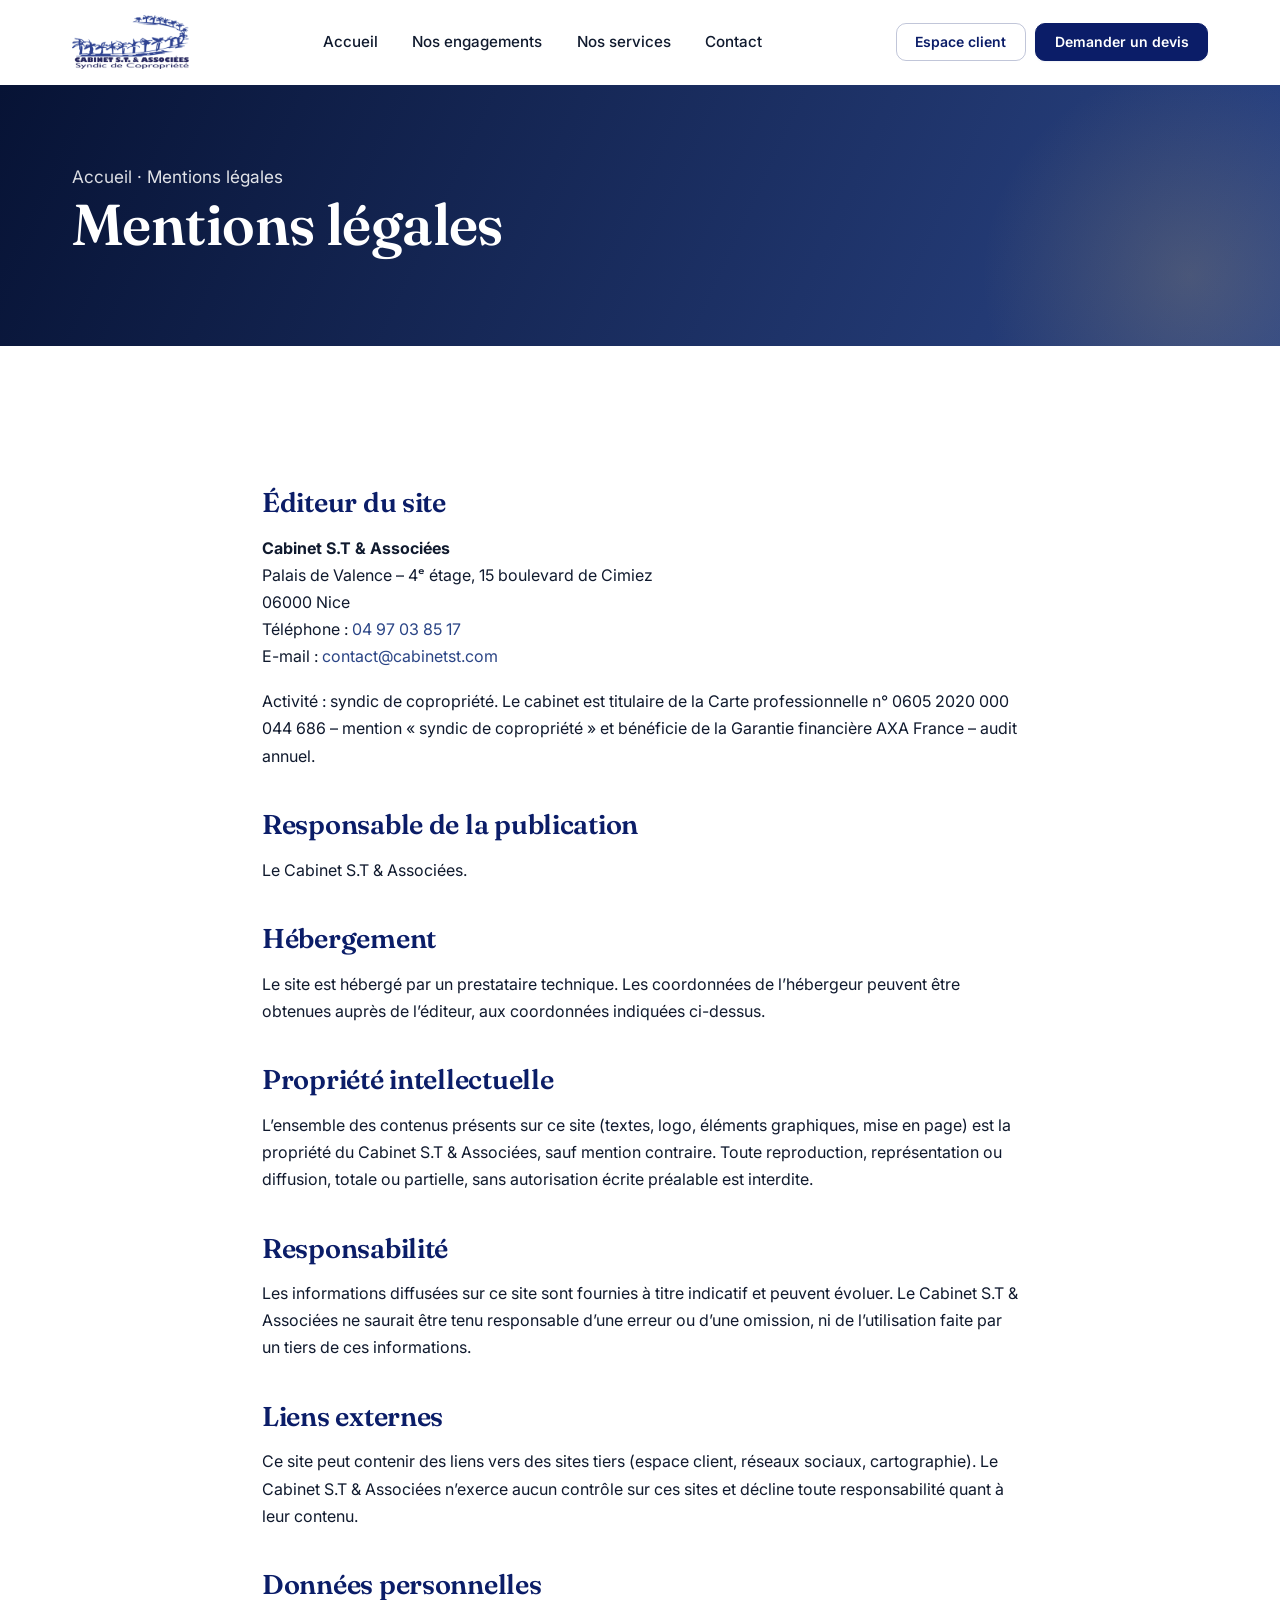
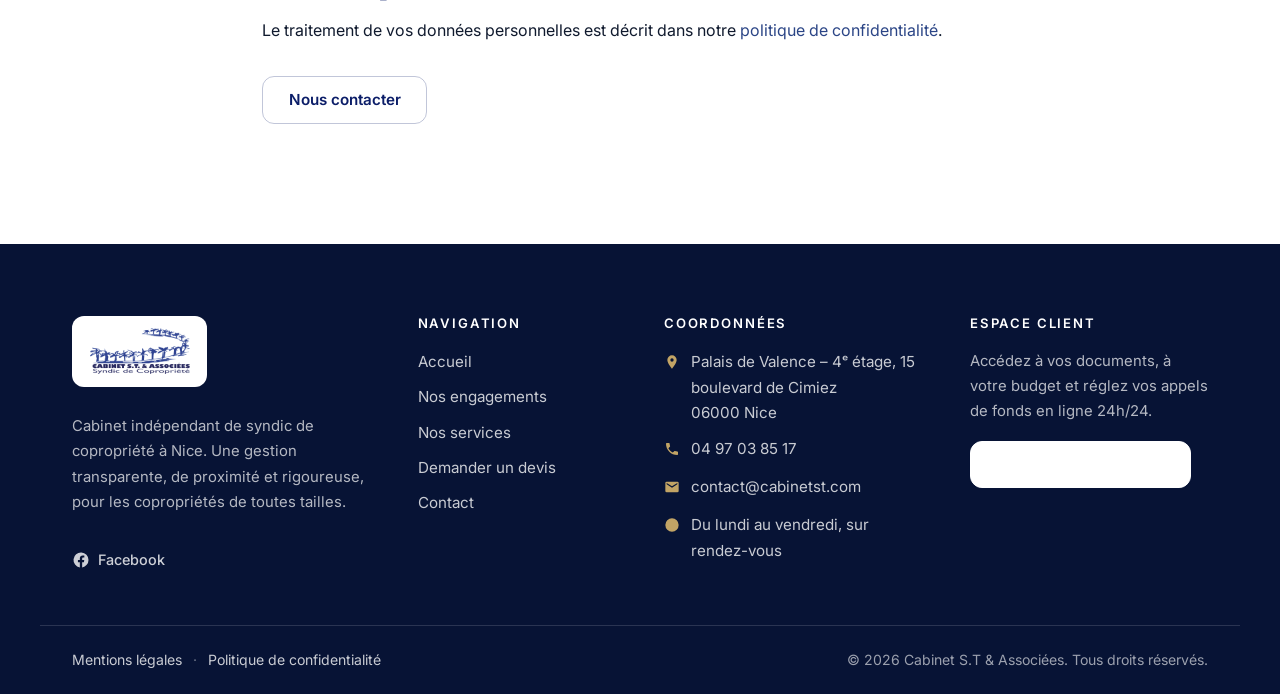
<file: mentions-legales.html>
<!DOCTYPE html>
<html lang="fr">
<head>
    <meta charset="UTF-8">
    <meta name="viewport" content="width=device-width, initial-scale=1.0">
    <title>Mentions légales | Cabinet S.T &amp; Associées</title>
    <meta name="description" content="Mentions légales du site du Cabinet S.T &amp; Associées, syndic de copropriété à Nice.">
    <meta name="robots" content="index, follow">
    <link rel="canonical" href="https://www.syndic-st-associees.com/mentions-legales.html">

    <!-- Open Graph -->
    <meta property="og:type" content="website">
    <meta property="og:site_name" content="Cabinet S.T & Associées">
    <meta property="og:title" content="Mentions légales | Cabinet S.T &amp; Associées">
    <meta property="og:description" content="Mentions légales du site du Cabinet S.T &amp; Associées, syndic de copropriété à Nice.">
    <meta property="og:locale" content="fr_FR">
    <meta property="og:url" content="https://www.syndic-st-associees.com/">
    <meta property="og:image" content="https://www.syndic-st-associees.com/assets/img/logo.png">

    <!-- Favicon -->
    <link rel="icon" href="assets/img/favicon.png" type="image/png">
    <link rel="apple-touch-icon" href="assets/img/favicon.png">

    <!-- Polices -->
    <link rel="preconnect" href="https://fonts.googleapis.com">
    <link rel="preconnect" href="https://fonts.gstatic.com" crossorigin>
    <link rel="preconnect" href="https://static.wixstatic.com">
    <link href="https://fonts.googleapis.com/css2?family=Fraunces:opsz,wght@9..144,400;9..144,500;9..144,600&family=Inter:wght@400;500;600;700&display=swap" rel="stylesheet">

    <link rel="stylesheet" href="assets/css/style.css">

    <!-- Données structurées (SEO local) -->
    <script type="application/ld+json">
    {
      "@context": "https://schema.org",
      "@type": "RealEstateAgent",
      "name": "Cabinet S.T & Associées",
      "description": "Syndic de copropriété à Nice. Gestion transparente et de proximité pour les copropriétés de toutes tailles.",
      "url": "https://www.syndic-st-associees.com",
      "telephone": "+33497038517",
      "email": "contact@cabinetst.com",
      "image": "https://www.syndic-st-associees.com/assets/img/logo.png",
      "address": {
        "@type": "PostalAddress",
        "streetAddress": "15 boulevard de Cimiez",
        "postalCode": "06000",
        "addressLocality": "Nice",
        "addressRegion": "Provence-Alpes-Côte d'Azur",
        "addressCountry": "FR"
      },
      "areaServed": ["Nice", "Alpes-Maritimes"],
      "openingHours": "Mo-Fr 09:00-18:00"
    }
    </script>
</head>
<body class="page-mentions-legales">

<a class="skip-link" href="#main">Aller au contenu principal</a>

<header class="site-header" id="siteHeader">
    <div class="container header-inner">
        <a class="brand" href="index.html" aria-label="Cabinet S.T & Associées — accueil">
            <img src="assets/img/logo.png" alt="Logo Cabinet S.T & Associées" width="600" height="276">
        </a>

        <nav class="main-nav" id="mainNav" aria-label="Navigation principale">
            <ul class="nav-list">
                                    <li>
                        <a href="index.html">
                            Accueil                        </a>
                    </li>
                                    <li>
                        <a href="engagements.html">
                            Nos engagements                        </a>
                    </li>
                                    <li>
                        <a href="services.html">
                            Nos services                        </a>
                    </li>
                                    <li>
                        <a href="contact.html">
                            Contact                        </a>
                    </li>
                            </ul>
            <a class="btn btn-primary btn-block nav-mobile-cta" href="devis.html">Demander un devis</a>
            <a class="btn btn-outline btn-block nav-mobile-cta" href="https://www.moncompte.immo/Login?Client=CSAASBT8724002&Societe=S2SYND" target="_blank" rel="noopener">Espace client</a>
        </nav>

        <div class="header-actions">
            <a class="btn btn-outline btn-sm" href="https://www.moncompte.immo/Login?Client=CSAASBT8724002&Societe=S2SYND" target="_blank" rel="noopener">Espace client</a>
            <a class="btn btn-primary btn-sm" href="devis.html">Demander un devis</a>
        </div>

        <button class="nav-toggle" id="navToggle" type="button"
                aria-label="Ouvrir le menu" aria-expanded="false" aria-controls="mainNav">
            <span></span><span></span><span></span>
        </button>
    </div>
</header>

<main id="main">

<section class="page-hero">
    <div class="container">
        <p class="breadcrumb"><a href="index.html">Accueil</a> · Mentions légales</p>
        <h1>Mentions légales</h1>
    </div>
</section>

<section class="section">
    <div class="container prose">
        <h2>Éditeur du site</h2>
        <p>
            <strong>Cabinet S.T & Associées</strong><br>
            Palais de Valence – 4ᵉ étage, 15 boulevard de Cimiez<br>
            06000 Nice<br>
            Téléphone : <a href="tel:+33497038517">04 97 03 85 17</a><br>
            E-mail : <a href="mailto:contact@cabinetst.com">contact@cabinetst.com</a>
        </p>
        <p>
            Activité : syndic de copropriété. Le cabinet est titulaire de la Carte professionnelle n° 0605 2020 000 044 686 – mention « syndic de copropriété »            et bénéficie de la Garantie financière AXA France – audit annuel.
        </p>

        <h2>Responsable de la publication</h2>
        <p>Le Cabinet S.T &amp; Associées.</p>

        <h2>Hébergement</h2>
        <p>
            Le site est hébergé par un prestataire technique. Les coordonnées de l’hébergeur
            peuvent être obtenues auprès de l’éditeur, aux coordonnées indiquées ci-dessus.
        </p>

        <h2>Propriété intellectuelle</h2>
        <p>
            L’ensemble des contenus présents sur ce site (textes, logo, éléments graphiques, mise en page)
            est la propriété du Cabinet S.T & Associées, sauf mention contraire. Toute reproduction,
            représentation ou diffusion, totale ou partielle, sans autorisation écrite préalable est interdite.
        </p>

        <h2>Responsabilité</h2>
        <p>
            Les informations diffusées sur ce site sont fournies à titre indicatif et peuvent évoluer.
            Le Cabinet S.T & Associées ne saurait être tenu responsable d’une erreur ou d’une omission,
            ni de l’utilisation faite par un tiers de ces informations.
        </p>

        <h2>Liens externes</h2>
        <p>
            Ce site peut contenir des liens vers des sites tiers (espace client, réseaux sociaux, cartographie).
            Le Cabinet S.T & Associées n’exerce aucun contrôle sur ces sites et décline toute responsabilité
            quant à leur contenu.
        </p>

        <h2>Données personnelles</h2>
        <p>
            Le traitement de vos données personnelles est décrit dans notre
            <a href="politique-confidentialite.html">politique de confidentialité</a>.
        </p>

        <p style="margin-top:2rem"><a class="btn btn-outline" href="contact.html">Nous contacter</a></p>
    </div>
</section>

</main>

<footer class="site-footer">
    <div class="container footer-grid">
        <div class="footer-brand">
            <a class="footer-logo" href="index.html" aria-label="Cabinet S.T & Associées — accueil">
                <img src="assets/img/logo.png" alt="Logo Cabinet S.T & Associées" width="600" height="276" loading="lazy">
            </a>
            <p class="footer-text">
                Cabinet indépendant de syndic de copropriété à Nice. Une gestion transparente,
                de proximité et rigoureuse, pour les copropriétés de toutes tailles.
            </p>
            <a class="footer-social" href="https://www.facebook.com/pg/Cabinet-ST-Associ%C3%A9es-108283770824100/" target="_blank" rel="noopener" aria-label="Facebook du Cabinet S.T & Associées">
                <svg viewBox="0 0 24 24" width="18" height="18" aria-hidden="true"><path fill="currentColor" d="M22 12a10 10 0 1 0-11.56 9.88v-6.99H7.9V12h2.54V9.8c0-2.5 1.49-3.89 3.77-3.89 1.09 0 2.24.2 2.24.2v2.46h-1.26c-1.24 0-1.63.77-1.63 1.56V12h2.78l-.44 2.89h-2.34v6.99A10 10 0 0 0 22 12Z"/></svg>
                <span>Facebook</span>
            </a>
        </div>

        <nav class="footer-col" aria-label="Navigation de pied de page">
            <h3>Navigation</h3>
            <ul>
                <li><a href="index.html">Accueil</a></li>
                <li><a href="engagements.html">Nos engagements</a></li>
                <li><a href="services.html">Nos services</a></li>
                <li><a href="devis.html">Demander un devis</a></li>
                <li><a href="contact.html">Contact</a></li>
            </ul>
        </nav>

        <div class="footer-col">
            <h3>Coordonnées</h3>
            <ul class="footer-contact">
                <li>
                    <span class="ico" aria-hidden="true">
                        <svg viewBox="0 0 24 24" width="16" height="16"><path fill="currentColor" d="M12 2a7 7 0 0 0-7 7c0 5.05 7 13 7 13s7-7.95 7-13a7 7 0 0 0-7-7Zm0 9.5A2.5 2.5 0 1 1 12 6.5a2.5 2.5 0 0 1 0 5Z"/></svg>
                    </span>
                    <span>Palais de Valence – 4ᵉ étage, 15 boulevard de Cimiez<br>06000 Nice</span>
                </li>
                <li>
                    <span class="ico" aria-hidden="true">
                        <svg viewBox="0 0 24 24" width="16" height="16"><path fill="currentColor" d="M6.6 10.8c1.4 2.8 3.8 5.1 6.6 6.6l2.2-2.2c.3-.3.7-.4 1-.2 1.1.4 2.3.6 3.6.6.6 0 1 .4 1 1V20c0 .6-.4 1-1 1C10.6 21 3 13.4 3 4c0-.6.4-1 1-1h3.5c.6 0 1 .4 1 1 0 1.2.2 2.4.6 3.6.1.4 0 .8-.3 1l-2.2 2.2Z"/></svg>
                    </span>
                    <a href="tel:+33497038517">04 97 03 85 17</a>
                </li>
                <li>
                    <span class="ico" aria-hidden="true">
                        <svg viewBox="0 0 24 24" width="16" height="16"><path fill="currentColor" d="M20 4H4a2 2 0 0 0-2 2v12a2 2 0 0 0 2 2h16a2 2 0 0 0 2-2V6a2 2 0 0 0-2-2Zm0 4-8 5-8-5V6l8 5 8-5v2Z"/></svg>
                    </span>
                    <a href="mailto:contact@cabinetst.com">contact@cabinetst.com</a>
                </li>
                <li>
                    <span class="ico" aria-hidden="true">
                        <svg viewBox="0 0 24 24" width="16" height="16"><path fill="currentColor" d="M12 2a10 10 0 1 0 0 20 10 10 0 0 0 0-20Zm1 11h5v-2h-4V6h-2v7a1 1 0 0 0 1 1Z"/></svg>
                    </span>
                    <span>Du lundi au vendredi, sur rendez-vous</span>
                </li>
            </ul>
        </div>

        <div class="footer-col">
            <h3>Espace client</h3>
            <p class="footer-text">
                Accédez à vos documents, à votre budget et réglez vos appels de fonds en ligne 24h/24.
            </p>
            <a class="btn btn-light" href="https://www.moncompte.immo/Login?Client=CSAASBT8724002&Societe=S2SYND" target="_blank" rel="noopener">Accéder à mon espace</a>
        </div>
    </div>

    <div class="container footer-bottom">
        <p class="footer-legal">
            <a href="mentions-legales.html">Mentions légales</a>
            <span aria-hidden="true">·</span>
            <a href="politique-confidentialite.html">Politique de confidentialité</a>
        </p>
        <p class="footer-copy">© 2026 Cabinet S.T & Associées. Tous droits réservés.</p>
    </div>
</footer>

<button class="back-to-top" id="backToTop" type="button" aria-label="Revenir en haut">
    <svg viewBox="0 0 24 24" width="20" height="20" aria-hidden="true"><path fill="currentColor" d="M12 8l-6 6 1.4 1.4L12 10.8l4.6 4.6L18 14z"/></svg>
</button>

<script src="assets/js/main.js" defer></script>
</body>
</html>
</file>
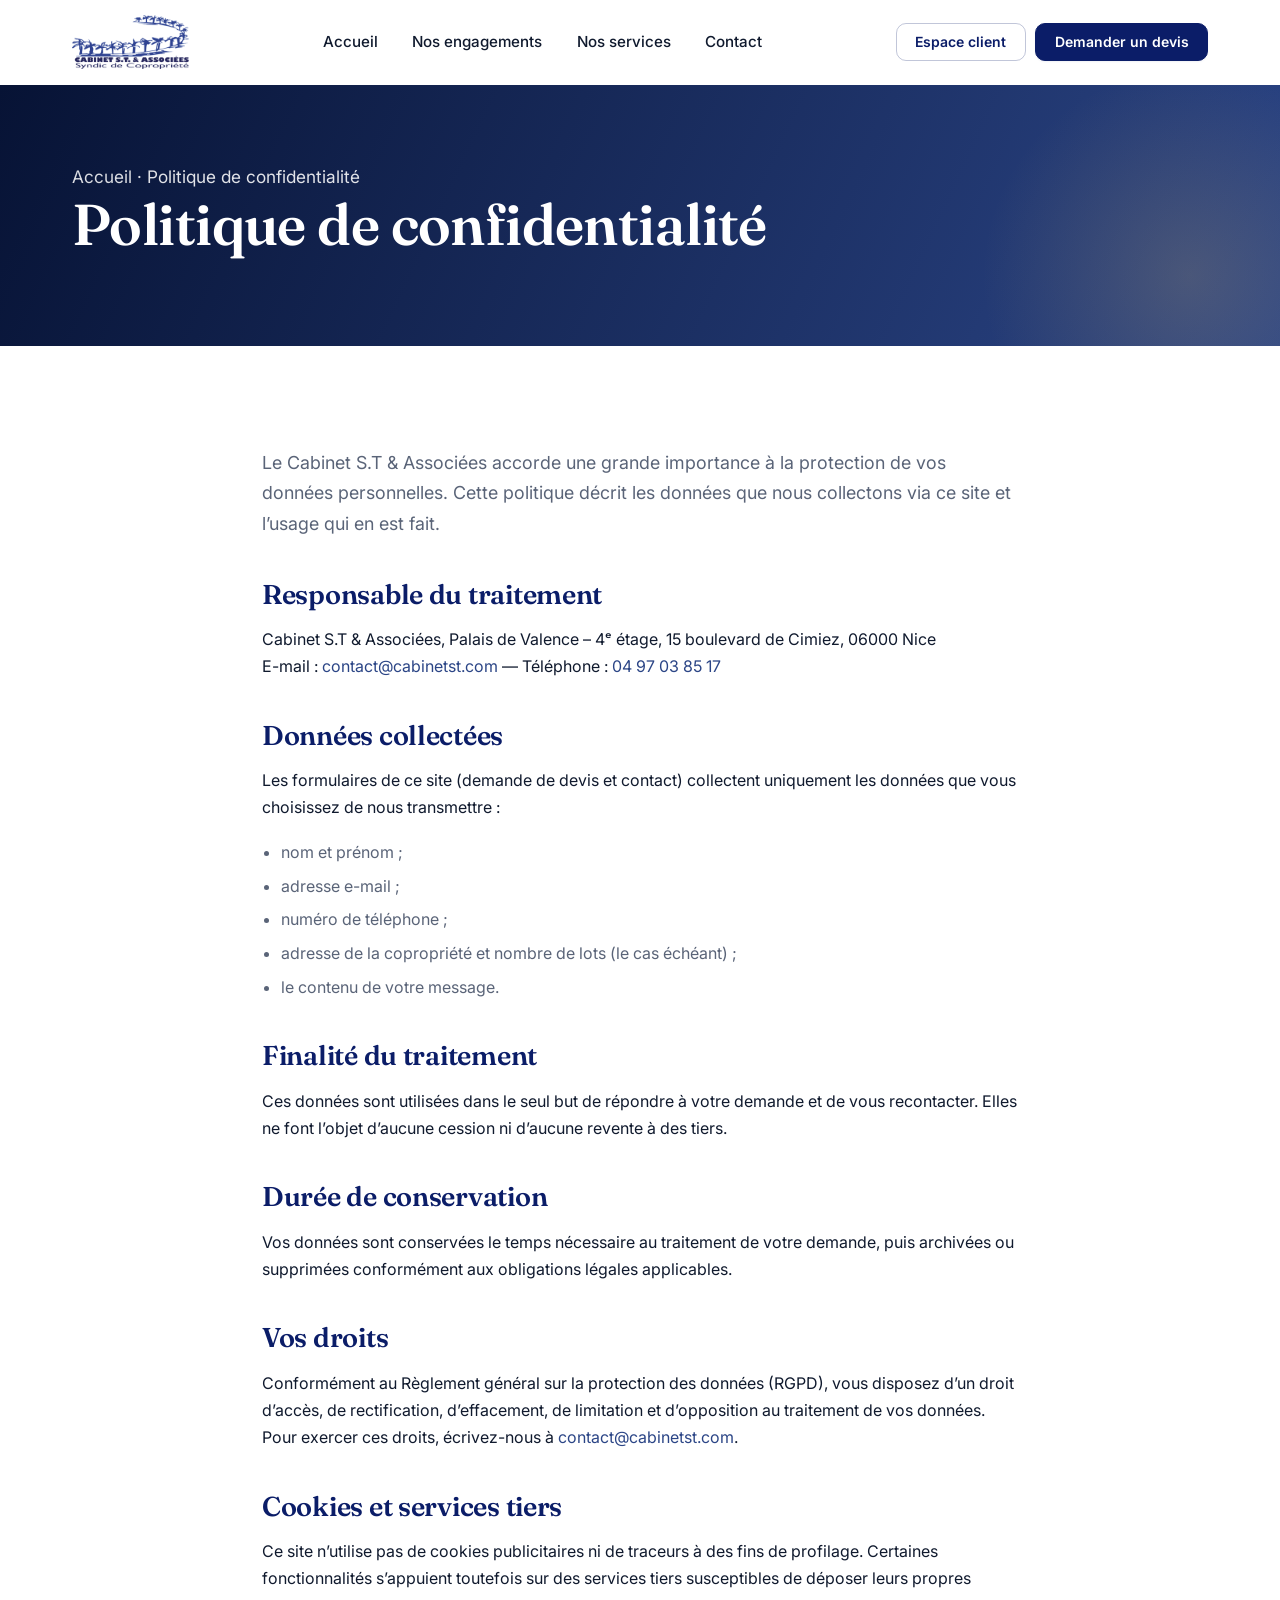
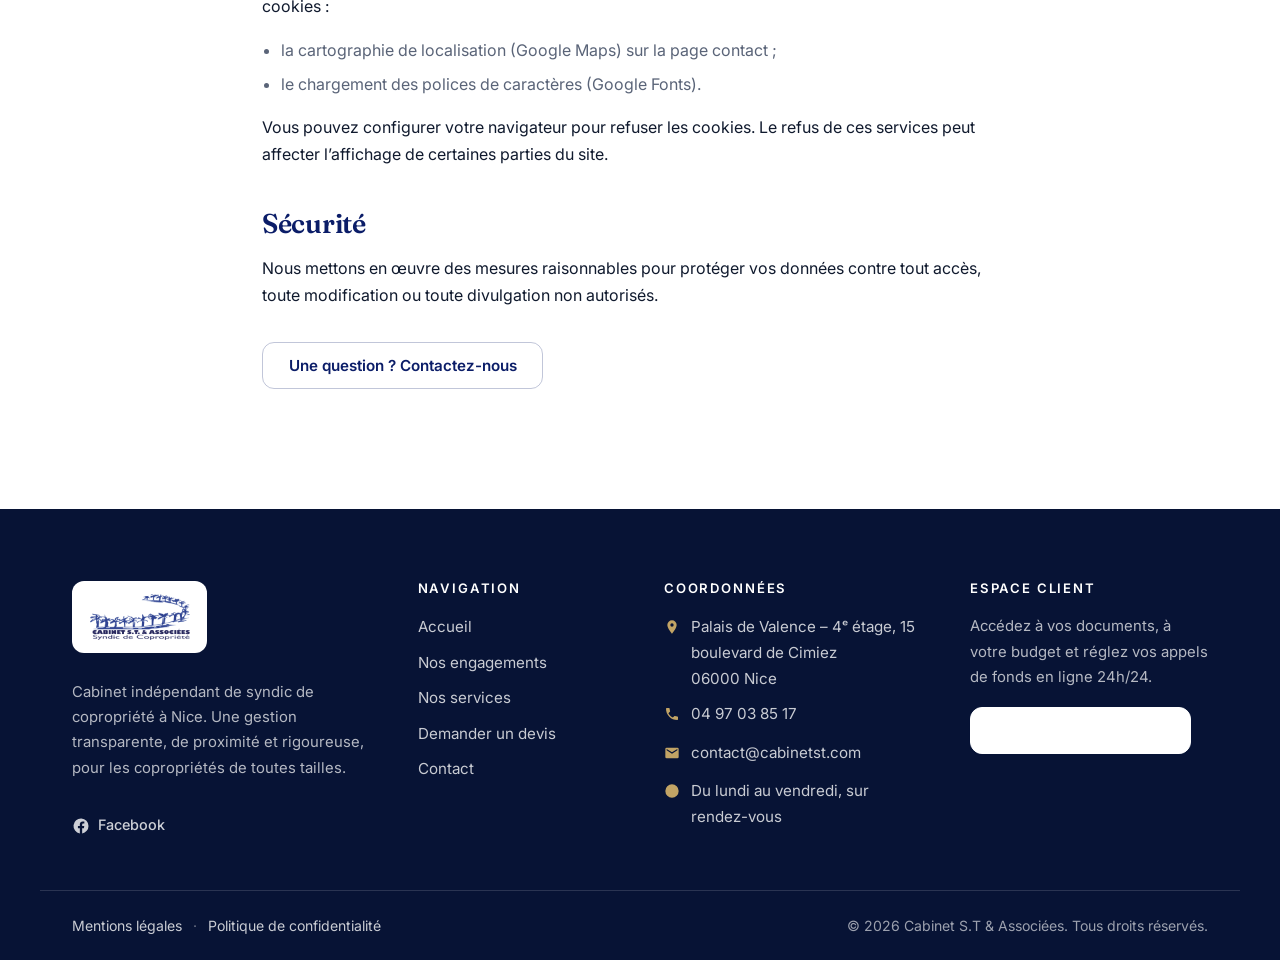
<file: politique-confidentialite.html>
<!DOCTYPE html>
<html lang="fr">
<head>
    <meta charset="UTF-8">
    <meta name="viewport" content="width=device-width, initial-scale=1.0">
    <title>Politique de confidentialité | Cabinet S.T &amp; Associées</title>
    <meta name="description" content="Politique de confidentialité du site du Cabinet S.T &amp; Associées : traitement des données personnelles et droits des utilisateurs.">
    <meta name="robots" content="index, follow">
    <link rel="canonical" href="https://www.syndic-st-associees.com/politique-confidentialite.html">

    <!-- Open Graph -->
    <meta property="og:type" content="website">
    <meta property="og:site_name" content="Cabinet S.T & Associées">
    <meta property="og:title" content="Politique de confidentialité | Cabinet S.T &amp; Associées">
    <meta property="og:description" content="Politique de confidentialité du site du Cabinet S.T &amp; Associées : traitement des données personnelles et droits des utilisateurs.">
    <meta property="og:locale" content="fr_FR">
    <meta property="og:url" content="https://www.syndic-st-associees.com/">
    <meta property="og:image" content="https://www.syndic-st-associees.com/assets/img/logo.png">

    <!-- Favicon -->
    <link rel="icon" href="assets/img/favicon.png" type="image/png">
    <link rel="apple-touch-icon" href="assets/img/favicon.png">

    <!-- Polices -->
    <link rel="preconnect" href="https://fonts.googleapis.com">
    <link rel="preconnect" href="https://fonts.gstatic.com" crossorigin>
    <link rel="preconnect" href="https://static.wixstatic.com">
    <link href="https://fonts.googleapis.com/css2?family=Fraunces:opsz,wght@9..144,400;9..144,500;9..144,600&family=Inter:wght@400;500;600;700&display=swap" rel="stylesheet">

    <link rel="stylesheet" href="assets/css/style.css">

    <!-- Données structurées (SEO local) -->
    <script type="application/ld+json">
    {
      "@context": "https://schema.org",
      "@type": "RealEstateAgent",
      "name": "Cabinet S.T & Associées",
      "description": "Syndic de copropriété à Nice. Gestion transparente et de proximité pour les copropriétés de toutes tailles.",
      "url": "https://www.syndic-st-associees.com",
      "telephone": "+33497038517",
      "email": "contact@cabinetst.com",
      "image": "https://www.syndic-st-associees.com/assets/img/logo.png",
      "address": {
        "@type": "PostalAddress",
        "streetAddress": "15 boulevard de Cimiez",
        "postalCode": "06000",
        "addressLocality": "Nice",
        "addressRegion": "Provence-Alpes-Côte d'Azur",
        "addressCountry": "FR"
      },
      "areaServed": ["Nice", "Alpes-Maritimes"],
      "openingHours": "Mo-Fr 09:00-18:00"
    }
    </script>
</head>
<body class="page-politique-confidentialite">

<a class="skip-link" href="#main">Aller au contenu principal</a>

<header class="site-header" id="siteHeader">
    <div class="container header-inner">
        <a class="brand" href="index.html" aria-label="Cabinet S.T & Associées — accueil">
            <img src="assets/img/logo.png" alt="Logo Cabinet S.T & Associées" width="600" height="276">
        </a>

        <nav class="main-nav" id="mainNav" aria-label="Navigation principale">
            <ul class="nav-list">
                                    <li>
                        <a href="index.html">
                            Accueil                        </a>
                    </li>
                                    <li>
                        <a href="engagements.html">
                            Nos engagements                        </a>
                    </li>
                                    <li>
                        <a href="services.html">
                            Nos services                        </a>
                    </li>
                                    <li>
                        <a href="contact.html">
                            Contact                        </a>
                    </li>
                            </ul>
            <a class="btn btn-primary btn-block nav-mobile-cta" href="devis.html">Demander un devis</a>
            <a class="btn btn-outline btn-block nav-mobile-cta" href="https://www.moncompte.immo/Login?Client=CSAASBT8724002&Societe=S2SYND" target="_blank" rel="noopener">Espace client</a>
        </nav>

        <div class="header-actions">
            <a class="btn btn-outline btn-sm" href="https://www.moncompte.immo/Login?Client=CSAASBT8724002&Societe=S2SYND" target="_blank" rel="noopener">Espace client</a>
            <a class="btn btn-primary btn-sm" href="devis.html">Demander un devis</a>
        </div>

        <button class="nav-toggle" id="navToggle" type="button"
                aria-label="Ouvrir le menu" aria-expanded="false" aria-controls="mainNav">
            <span></span><span></span><span></span>
        </button>
    </div>
</header>

<main id="main">

<section class="page-hero">
    <div class="container">
        <p class="breadcrumb"><a href="index.html">Accueil</a> · Politique de confidentialité</p>
        <h1>Politique de confidentialité</h1>
    </div>
</section>

<section class="section">
    <div class="container prose">
        <p class="lead">
            Le Cabinet S.T & Associées accorde une grande importance à la protection de vos données personnelles.
            Cette politique décrit les données que nous collectons via ce site et l’usage qui en est fait.
        </p>

        <h2>Responsable du traitement</h2>
        <p>
            Cabinet S.T & Associées, Palais de Valence – 4ᵉ étage, 15 boulevard de Cimiez, 06000 Nice<br>
            E-mail : <a href="mailto:contact@cabinetst.com">contact@cabinetst.com</a> — Téléphone : <a href="tel:+33497038517">04 97 03 85 17</a>
        </p>

        <h2>Données collectées</h2>
        <p>
            Les formulaires de ce site (demande de devis et contact) collectent uniquement les données
            que vous choisissez de nous transmettre :
        </p>
        <ul>
            <li>nom et prénom ;</li>
            <li>adresse e-mail ;</li>
            <li>numéro de téléphone ;</li>
            <li>adresse de la copropriété et nombre de lots (le cas échéant) ;</li>
            <li>le contenu de votre message.</li>
        </ul>

        <h2>Finalité du traitement</h2>
        <p>
            Ces données sont utilisées dans le seul but de répondre à votre demande et de vous recontacter.
            Elles ne font l’objet d’aucune cession ni d’aucune revente à des tiers.
        </p>

        <h2>Durée de conservation</h2>
        <p>
            Vos données sont conservées le temps nécessaire au traitement de votre demande, puis archivées
            ou supprimées conformément aux obligations légales applicables.
        </p>

        <h2>Vos droits</h2>
        <p>
            Conformément au Règlement général sur la protection des données (RGPD), vous disposez d’un droit
            d’accès, de rectification, d’effacement, de limitation et d’opposition au traitement de vos données.
            Pour exercer ces droits, écrivez-nous à <a href="mailto:contact@cabinetst.com">contact@cabinetst.com</a>.
        </p>

        <h2>Cookies et services tiers</h2>
        <p>
            Ce site n’utilise pas de cookies publicitaires ni de traceurs à des fins de profilage.
            Certaines fonctionnalités s’appuient toutefois sur des services tiers susceptibles de
            déposer leurs propres cookies :
        </p>
        <ul>
            <li>la cartographie de localisation (Google Maps) sur la page contact ;</li>
            <li>le chargement des polices de caractères (Google Fonts).</li>
        </ul>
        <p>
            Vous pouvez configurer votre navigateur pour refuser les cookies. Le refus de ces services peut
            affecter l’affichage de certaines parties du site.
        </p>

        <h2>Sécurité</h2>
        <p>
            Nous mettons en œuvre des mesures raisonnables pour protéger vos données contre tout accès,
            toute modification ou toute divulgation non autorisés.
        </p>

        <p style="margin-top:2rem"><a class="btn btn-outline" href="contact.html">Une question ? Contactez-nous</a></p>
    </div>
</section>

</main>

<footer class="site-footer">
    <div class="container footer-grid">
        <div class="footer-brand">
            <a class="footer-logo" href="index.html" aria-label="Cabinet S.T & Associées — accueil">
                <img src="assets/img/logo.png" alt="Logo Cabinet S.T & Associées" width="600" height="276" loading="lazy">
            </a>
            <p class="footer-text">
                Cabinet indépendant de syndic de copropriété à Nice. Une gestion transparente,
                de proximité et rigoureuse, pour les copropriétés de toutes tailles.
            </p>
            <a class="footer-social" href="https://www.facebook.com/pg/Cabinet-ST-Associ%C3%A9es-108283770824100/" target="_blank" rel="noopener" aria-label="Facebook du Cabinet S.T & Associées">
                <svg viewBox="0 0 24 24" width="18" height="18" aria-hidden="true"><path fill="currentColor" d="M22 12a10 10 0 1 0-11.56 9.88v-6.99H7.9V12h2.54V9.8c0-2.5 1.49-3.89 3.77-3.89 1.09 0 2.24.2 2.24.2v2.46h-1.26c-1.24 0-1.63.77-1.63 1.56V12h2.78l-.44 2.89h-2.34v6.99A10 10 0 0 0 22 12Z"/></svg>
                <span>Facebook</span>
            </a>
        </div>

        <nav class="footer-col" aria-label="Navigation de pied de page">
            <h3>Navigation</h3>
            <ul>
                <li><a href="index.html">Accueil</a></li>
                <li><a href="engagements.html">Nos engagements</a></li>
                <li><a href="services.html">Nos services</a></li>
                <li><a href="devis.html">Demander un devis</a></li>
                <li><a href="contact.html">Contact</a></li>
            </ul>
        </nav>

        <div class="footer-col">
            <h3>Coordonnées</h3>
            <ul class="footer-contact">
                <li>
                    <span class="ico" aria-hidden="true">
                        <svg viewBox="0 0 24 24" width="16" height="16"><path fill="currentColor" d="M12 2a7 7 0 0 0-7 7c0 5.05 7 13 7 13s7-7.95 7-13a7 7 0 0 0-7-7Zm0 9.5A2.5 2.5 0 1 1 12 6.5a2.5 2.5 0 0 1 0 5Z"/></svg>
                    </span>
                    <span>Palais de Valence – 4ᵉ étage, 15 boulevard de Cimiez<br>06000 Nice</span>
                </li>
                <li>
                    <span class="ico" aria-hidden="true">
                        <svg viewBox="0 0 24 24" width="16" height="16"><path fill="currentColor" d="M6.6 10.8c1.4 2.8 3.8 5.1 6.6 6.6l2.2-2.2c.3-.3.7-.4 1-.2 1.1.4 2.3.6 3.6.6.6 0 1 .4 1 1V20c0 .6-.4 1-1 1C10.6 21 3 13.4 3 4c0-.6.4-1 1-1h3.5c.6 0 1 .4 1 1 0 1.2.2 2.4.6 3.6.1.4 0 .8-.3 1l-2.2 2.2Z"/></svg>
                    </span>
                    <a href="tel:+33497038517">04 97 03 85 17</a>
                </li>
                <li>
                    <span class="ico" aria-hidden="true">
                        <svg viewBox="0 0 24 24" width="16" height="16"><path fill="currentColor" d="M20 4H4a2 2 0 0 0-2 2v12a2 2 0 0 0 2 2h16a2 2 0 0 0 2-2V6a2 2 0 0 0-2-2Zm0 4-8 5-8-5V6l8 5 8-5v2Z"/></svg>
                    </span>
                    <a href="mailto:contact@cabinetst.com">contact@cabinetst.com</a>
                </li>
                <li>
                    <span class="ico" aria-hidden="true">
                        <svg viewBox="0 0 24 24" width="16" height="16"><path fill="currentColor" d="M12 2a10 10 0 1 0 0 20 10 10 0 0 0 0-20Zm1 11h5v-2h-4V6h-2v7a1 1 0 0 0 1 1Z"/></svg>
                    </span>
                    <span>Du lundi au vendredi, sur rendez-vous</span>
                </li>
            </ul>
        </div>

        <div class="footer-col">
            <h3>Espace client</h3>
            <p class="footer-text">
                Accédez à vos documents, à votre budget et réglez vos appels de fonds en ligne 24h/24.
            </p>
            <a class="btn btn-light" href="https://www.moncompte.immo/Login?Client=CSAASBT8724002&Societe=S2SYND" target="_blank" rel="noopener">Accéder à mon espace</a>
        </div>
    </div>

    <div class="container footer-bottom">
        <p class="footer-legal">
            <a href="mentions-legales.html">Mentions légales</a>
            <span aria-hidden="true">·</span>
            <a href="politique-confidentialite.html">Politique de confidentialité</a>
        </p>
        <p class="footer-copy">© 2026 Cabinet S.T & Associées. Tous droits réservés.</p>
    </div>
</footer>

<button class="back-to-top" id="backToTop" type="button" aria-label="Revenir en haut">
    <svg viewBox="0 0 24 24" width="20" height="20" aria-hidden="true"><path fill="currentColor" d="M12 8l-6 6 1.4 1.4L12 10.8l4.6 4.6L18 14z"/></svg>
</button>

<script src="assets/js/main.js" defer></script>
</body>
</html>
</file>
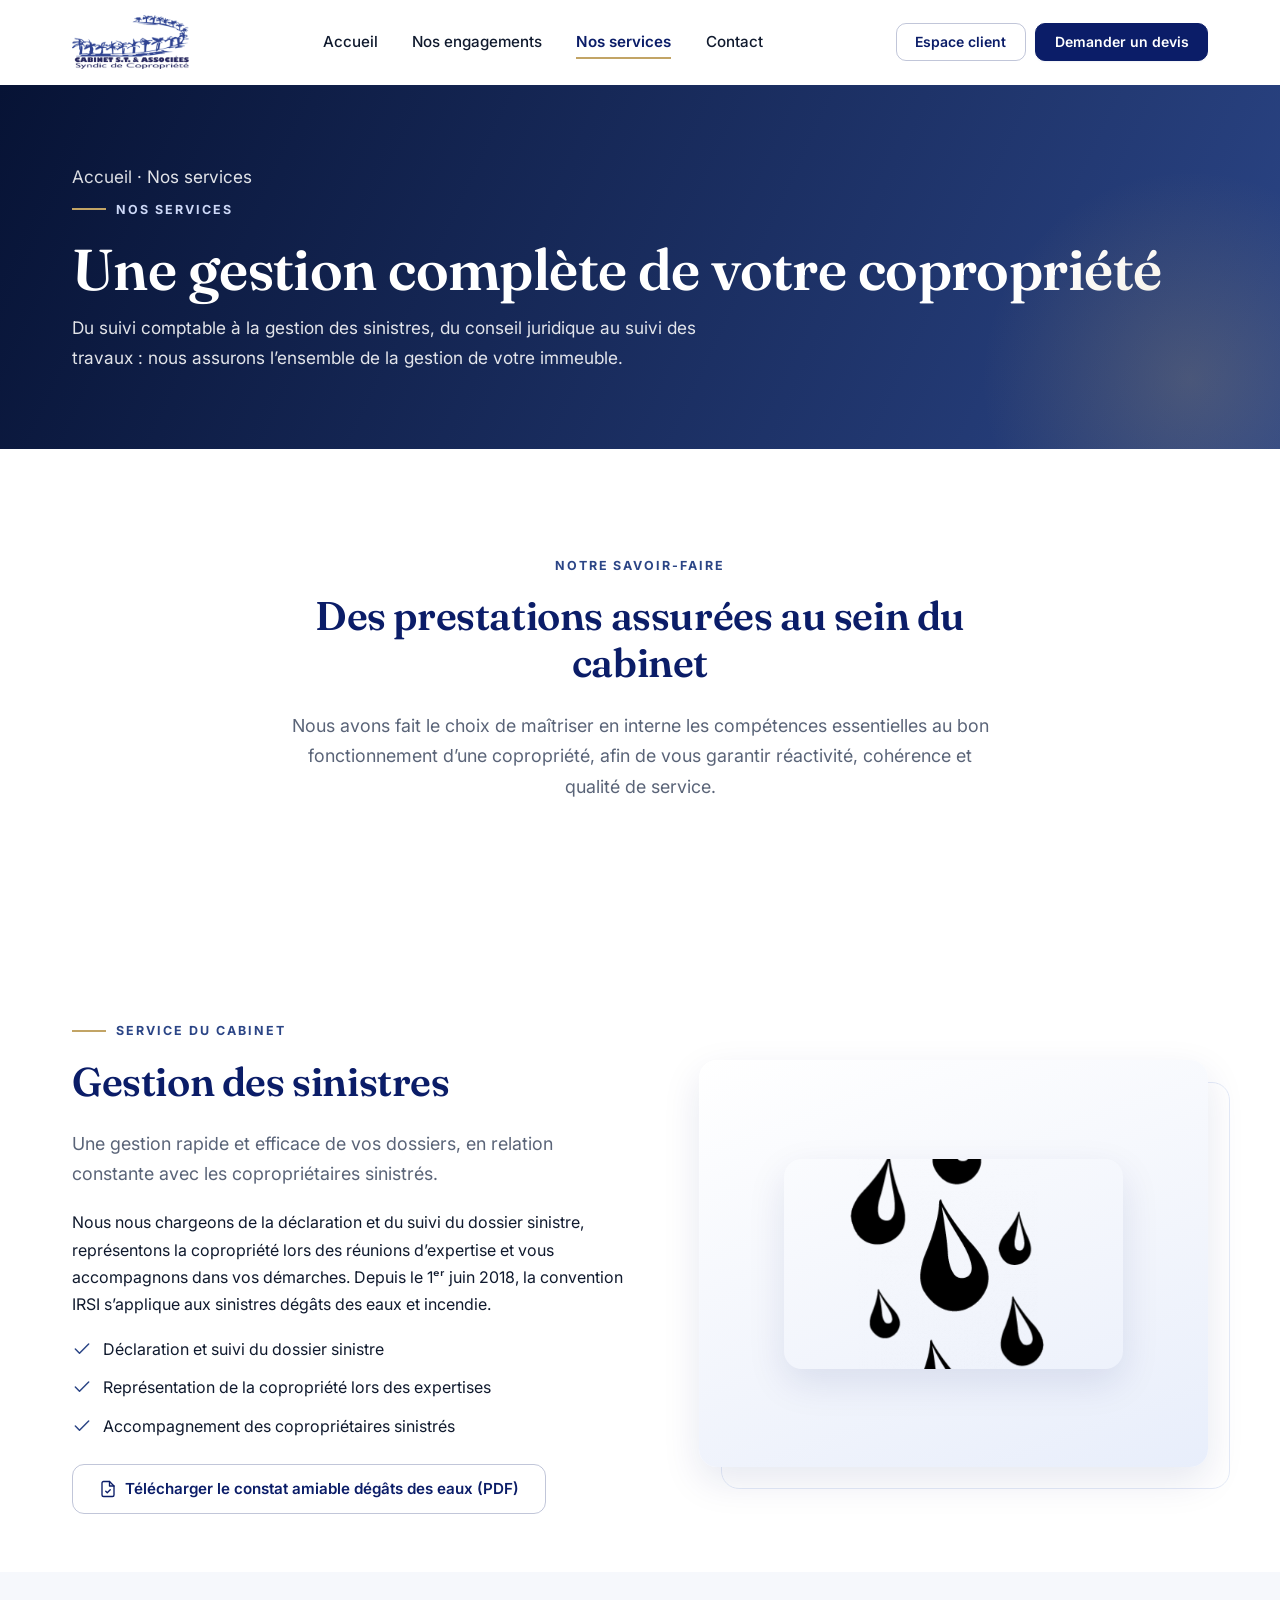
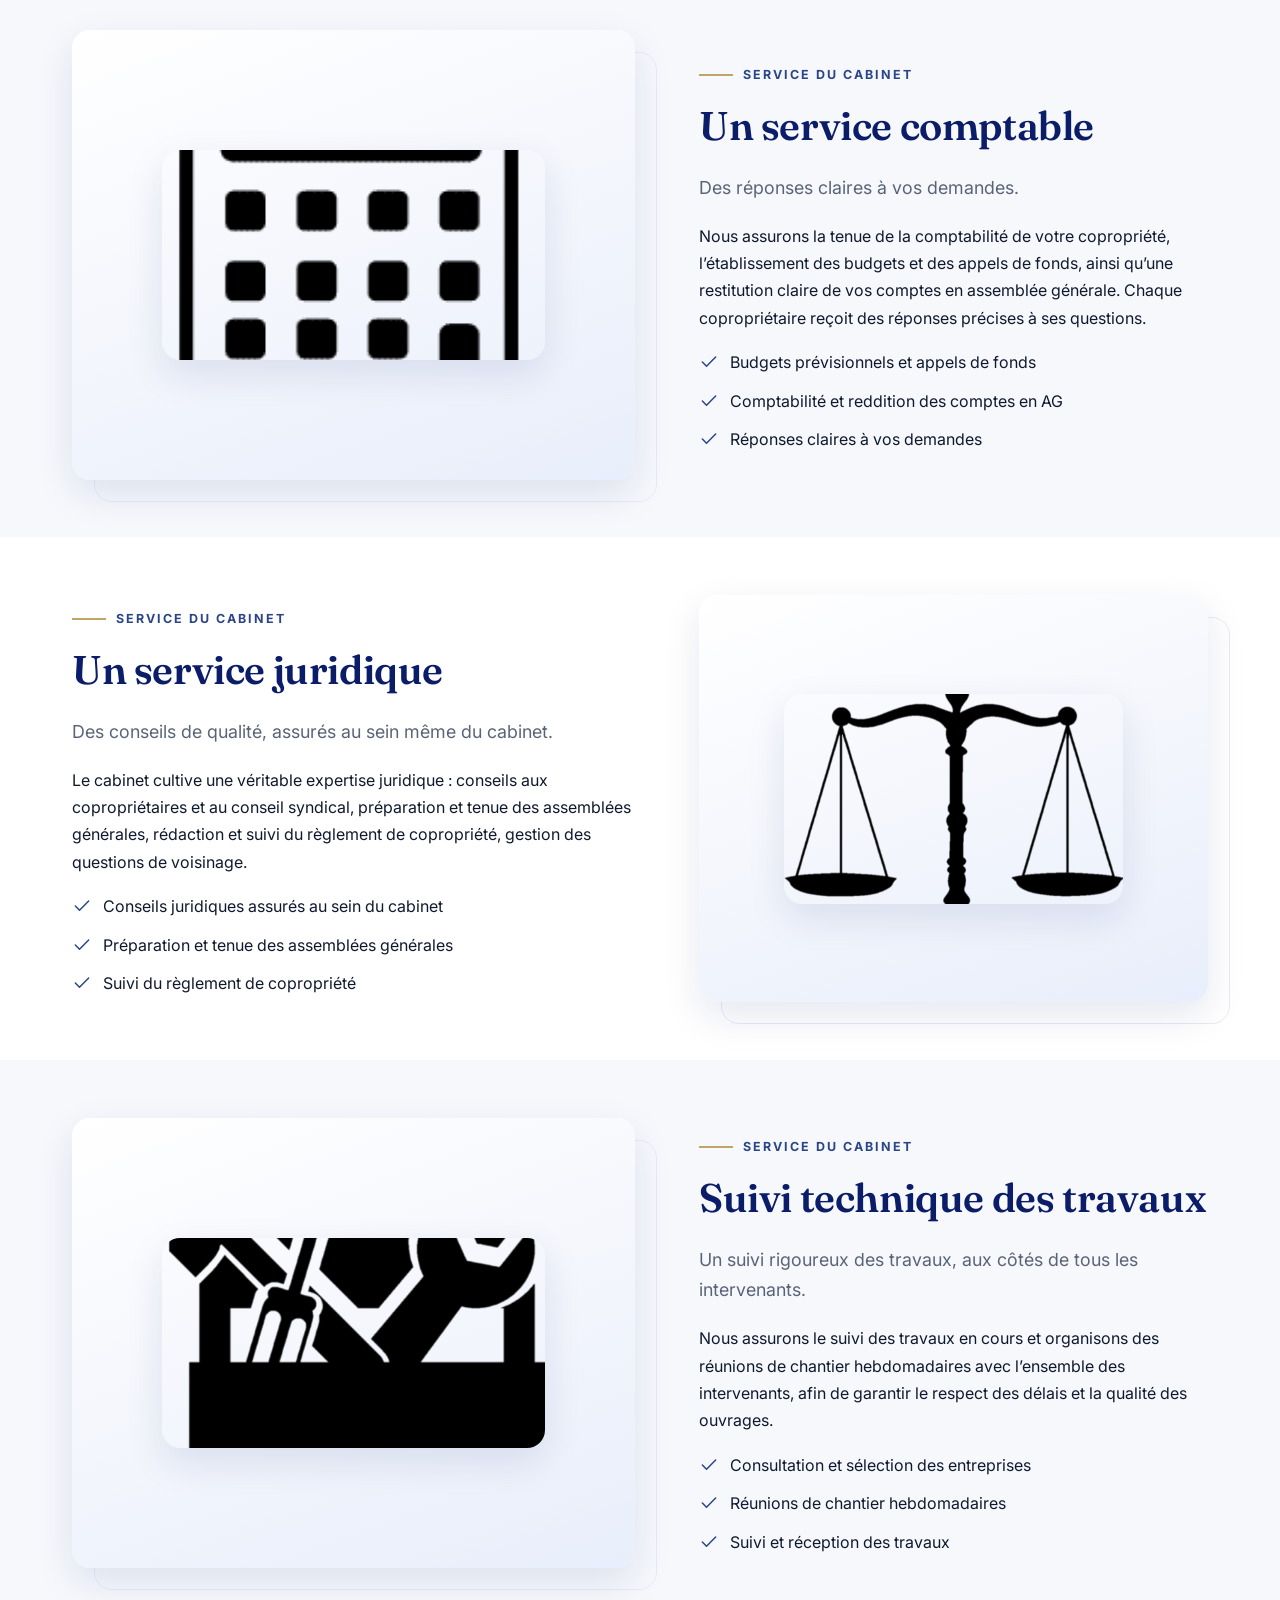
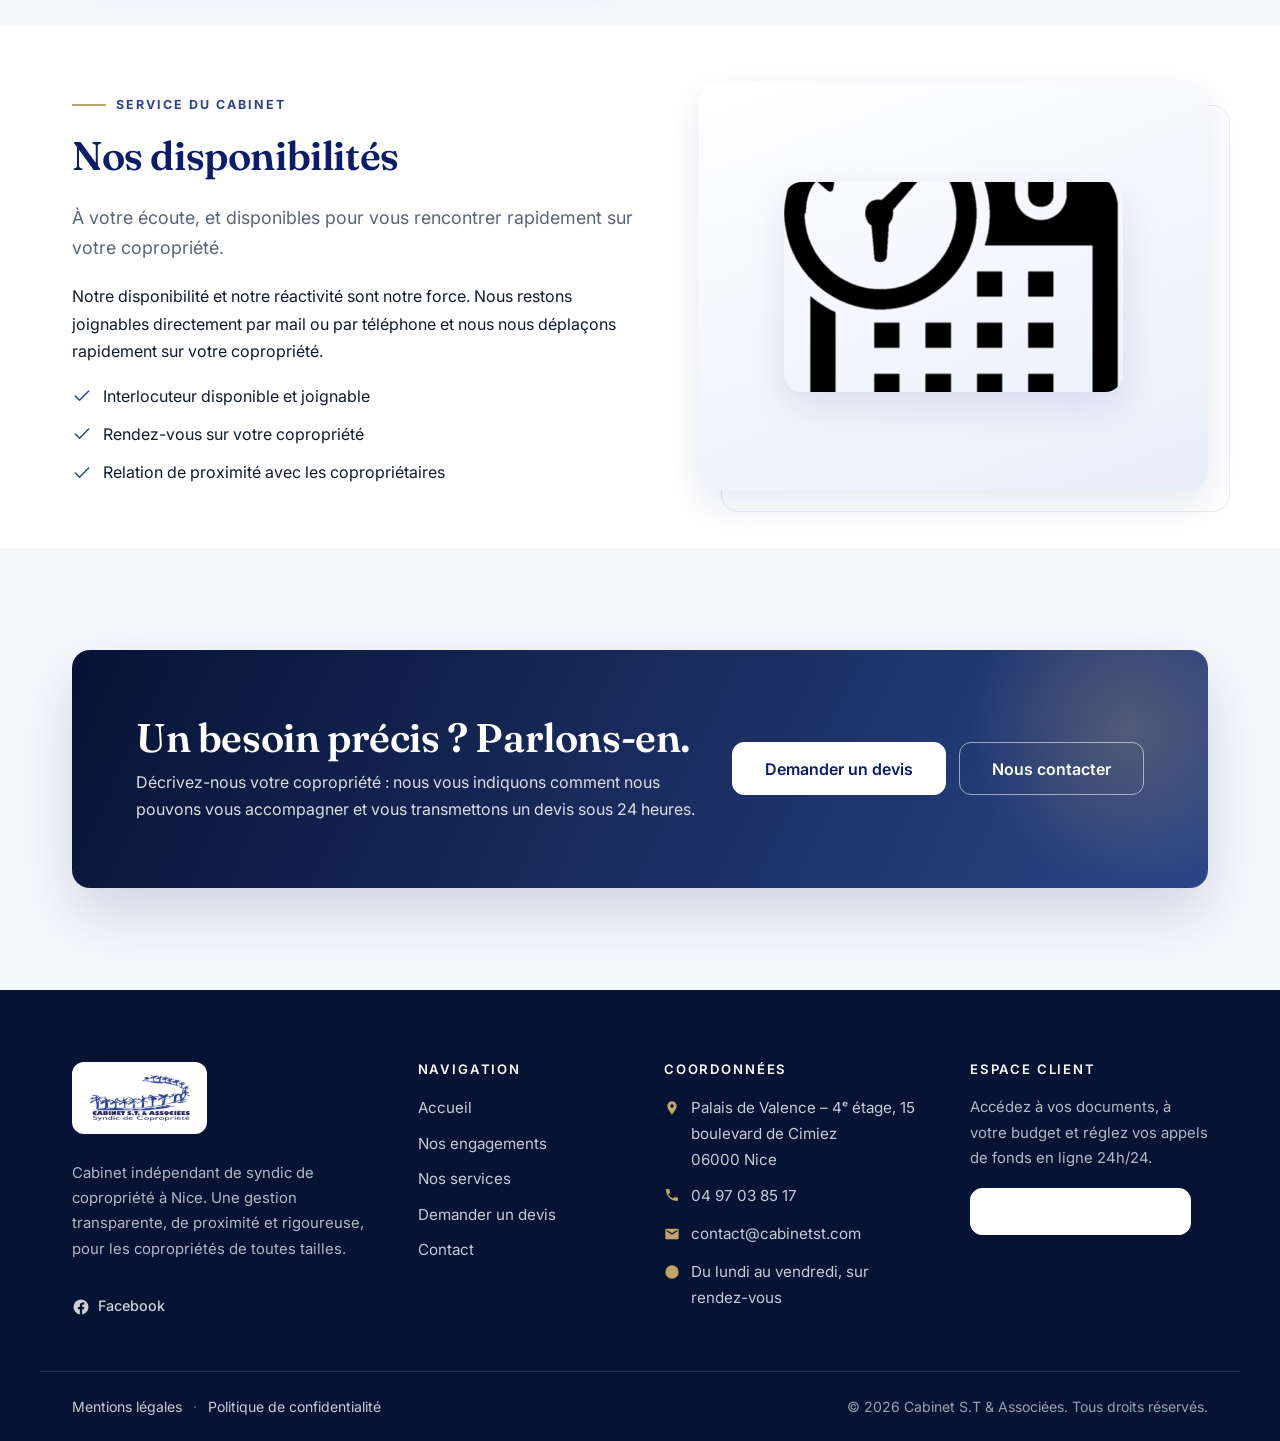
<file: services.html>
<!DOCTYPE html>
<html lang="fr">
<head>
    <meta charset="UTF-8">
    <meta name="viewport" content="width=device-width, initial-scale=1.0">
    <title>Nos services | Syndic de copropriété à Nice — Cabinet S.T &amp; Associées</title>
    <meta name="description" content="Gestion comptable, sinistres, juridique, suivi technique des travaux et maîtrise des charges : découvrez tous les services du Cabinet S.T &amp; Associées à Nice.">
    <meta name="robots" content="index, follow">
    <link rel="canonical" href="https://www.syndic-st-associees.com/services.html">

    <!-- Open Graph -->
    <meta property="og:type" content="website">
    <meta property="og:site_name" content="Cabinet S.T & Associées">
    <meta property="og:title" content="Nos services | Syndic de copropriété à Nice — Cabinet S.T &amp; Associées">
    <meta property="og:description" content="Gestion comptable, sinistres, juridique, suivi technique des travaux et maîtrise des charges : découvrez tous les services du Cabinet S.T &amp; Associées à Nice.">
    <meta property="og:locale" content="fr_FR">
    <meta property="og:url" content="https://www.syndic-st-associees.com/">
    <meta property="og:image" content="https://www.syndic-st-associees.com/assets/img/logo.png">

    <!-- Favicon -->
    <link rel="icon" href="assets/img/favicon.png" type="image/png">
    <link rel="apple-touch-icon" href="assets/img/favicon.png">

    <!-- Polices -->
    <link rel="preconnect" href="https://fonts.googleapis.com">
    <link rel="preconnect" href="https://fonts.gstatic.com" crossorigin>
    <link rel="preconnect" href="https://static.wixstatic.com">
    <link href="https://fonts.googleapis.com/css2?family=Fraunces:opsz,wght@9..144,400;9..144,500;9..144,600&family=Inter:wght@400;500;600;700&display=swap" rel="stylesheet">

    <link rel="stylesheet" href="assets/css/style.css">

    <!-- Données structurées (SEO local) -->
    <script type="application/ld+json">
    {
      "@context": "https://schema.org",
      "@type": "RealEstateAgent",
      "name": "Cabinet S.T & Associées",
      "description": "Syndic de copropriété à Nice. Gestion transparente et de proximité pour les copropriétés de toutes tailles.",
      "url": "https://www.syndic-st-associees.com",
      "telephone": "+33497038517",
      "email": "contact@cabinetst.com",
      "image": "https://www.syndic-st-associees.com/assets/img/logo.png",
      "address": {
        "@type": "PostalAddress",
        "streetAddress": "15 boulevard de Cimiez",
        "postalCode": "06000",
        "addressLocality": "Nice",
        "addressRegion": "Provence-Alpes-Côte d'Azur",
        "addressCountry": "FR"
      },
      "areaServed": ["Nice", "Alpes-Maritimes"],
      "openingHours": "Mo-Fr 09:00-18:00"
    }
    </script>
</head>
<body class="page-services">

<a class="skip-link" href="#main">Aller au contenu principal</a>

<header class="site-header" id="siteHeader">
    <div class="container header-inner">
        <a class="brand" href="index.html" aria-label="Cabinet S.T & Associées — accueil">
            <img src="assets/img/logo.png" alt="Logo Cabinet S.T & Associées" width="600" height="276">
        </a>

        <nav class="main-nav" id="mainNav" aria-label="Navigation principale">
            <ul class="nav-list">
                                    <li>
                        <a href="index.html">
                            Accueil                        </a>
                    </li>
                                    <li>
                        <a href="engagements.html">
                            Nos engagements                        </a>
                    </li>
                                    <li>
                        <a href="services.html" class="is-active" aria-current="page">
                            Nos services                        </a>
                    </li>
                                    <li>
                        <a href="contact.html">
                            Contact                        </a>
                    </li>
                            </ul>
            <a class="btn btn-primary btn-block nav-mobile-cta" href="devis.html">Demander un devis</a>
            <a class="btn btn-outline btn-block nav-mobile-cta" href="https://www.moncompte.immo/Login?Client=CSAASBT8724002&Societe=S2SYND" target="_blank" rel="noopener">Espace client</a>
        </nav>

        <div class="header-actions">
            <a class="btn btn-outline btn-sm" href="https://www.moncompte.immo/Login?Client=CSAASBT8724002&Societe=S2SYND" target="_blank" rel="noopener">Espace client</a>
            <a class="btn btn-primary btn-sm" href="devis.html">Demander un devis</a>
        </div>

        <button class="nav-toggle" id="navToggle" type="button"
                aria-label="Ouvrir le menu" aria-expanded="false" aria-controls="mainNav">
            <span></span><span></span><span></span>
        </button>
    </div>
</header>

<main id="main">

<section class="page-hero">
    <div class="container">
        <p class="breadcrumb"><a href="index.html">Accueil</a> · Nos services</p>
        <span class="eyebrow">Nos services</span>
        <h1>Une gestion complète de votre copropriété</h1>
        <p>Du suivi comptable à la gestion des sinistres, du conseil juridique au suivi des travaux : nous assurons l’ensemble de la gestion de votre immeuble.</p>
    </div>
</section>

<!-- ======================= INTRO ======================= -->
<section class="section">
    <div class="container">
        <div class="section-head section-head--center reveal">
            <span class="eyebrow">Notre savoir-faire</span>
            <h2>Des prestations assurées au sein du cabinet</h2>
            <p class="lead">
                Nous avons fait le choix de maîtriser en interne les compétences essentielles au bon
                fonctionnement d’une copropriété, afin de vous garantir réactivité, cohérence et qualité de service.
            </p>
        </div>
    </div>
</section>

<!-- ======================= SERVICES DÉTAILLÉS ======================= -->
<section id="sinistres" class="section" style="padding-block:clamp(2.4rem,5vw,3.6rem)">
    <div class="container split">
        <div class="reveal">
            <span class="eyebrow">Service du cabinet</span>
            <h2>Gestion des sinistres</h2>
            <p class="lead">Une gestion rapide et efficace de vos dossiers, en relation constante avec les copropriétaires sinistrés.</p>
            <p>Nous nous chargeons de la déclaration et du suivi du dossier sinistre, représentons la copropriété lors des réunions d’expertise et vous accompagnons dans vos démarches. Depuis le 1ᵉʳ juin 2018, la convention IRSI s’applique aux sinistres dégâts des eaux et incendie.</p>
            <ul class="check-list" style="margin-bottom:0">
                                    <li><svg viewBox="0 0 24 24" width="20" height="20" fill="none" stroke="currentColor" stroke-width="1.8" stroke-linecap="round" stroke-linejoin="round" aria-hidden="true" focusable="false"><polyline points="20 6 9 17 4 12"/></svg><span>Déclaration et suivi du dossier sinistre</span></li>
                                    <li><svg viewBox="0 0 24 24" width="20" height="20" fill="none" stroke="currentColor" stroke-width="1.8" stroke-linecap="round" stroke-linejoin="round" aria-hidden="true" focusable="false"><polyline points="20 6 9 17 4 12"/></svg><span>Représentation de la copropriété lors des expertises</span></li>
                                    <li><svg viewBox="0 0 24 24" width="20" height="20" fill="none" stroke="currentColor" stroke-width="1.8" stroke-linecap="round" stroke-linejoin="round" aria-hidden="true" focusable="false"><polyline points="20 6 9 17 4 12"/></svg><span>Accompagnement des copropriétaires sinistrés</span></li>
                            </ul>
                            <p style="margin-top:1.5rem;margin-bottom:0">
                    <a class="btn btn-outline" href="assets/files/constat-amiable-degat-des-eaux.pdf" target="_blank" rel="noopener">
                        <svg viewBox="0 0 24 24" width="18" height="18" fill="none" stroke="currentColor" stroke-width="1.8" stroke-linecap="round" stroke-linejoin="round" aria-hidden="true" focusable="false"><path d="M14 2H6a2 2 0 0 0-2 2v16a2 2 0 0 0 2 2h12a2 2 0 0 0 2-2V8z"/><polyline points="14 2 14 8 20 8"/><polyline points="9 15 11 17 15 13"/></svg> Télécharger le constat amiable dégâts des eaux (PDF)                    </a>
                </p>
                    </div>
        <div class="split__media reveal reveal-delay-1">
            <div class="service-visual">
                <img src="assets/img/icon-sinistre.png" alt="Gestion des sinistres — Cabinet S.T &amp; Associées, syndic à Nice" loading="lazy">
            </div>
        </div>
    </div>
</section>
<section id="comptable" class="section section--tint" style="padding-block:clamp(2.4rem,5vw,3.6rem)">
    <div class="container split split--reverse">
        <div class="reveal">
            <span class="eyebrow">Service du cabinet</span>
            <h2>Un service comptable</h2>
            <p class="lead">Des réponses claires à vos demandes.</p>
            <p>Nous assurons la tenue de la comptabilité de votre copropriété, l’établissement des budgets et des appels de fonds, ainsi qu’une restitution claire de vos comptes en assemblée générale. Chaque copropriétaire reçoit des réponses précises à ses questions.</p>
            <ul class="check-list" style="margin-bottom:0">
                                    <li><svg viewBox="0 0 24 24" width="20" height="20" fill="none" stroke="currentColor" stroke-width="1.8" stroke-linecap="round" stroke-linejoin="round" aria-hidden="true" focusable="false"><polyline points="20 6 9 17 4 12"/></svg><span>Budgets prévisionnels et appels de fonds</span></li>
                                    <li><svg viewBox="0 0 24 24" width="20" height="20" fill="none" stroke="currentColor" stroke-width="1.8" stroke-linecap="round" stroke-linejoin="round" aria-hidden="true" focusable="false"><polyline points="20 6 9 17 4 12"/></svg><span>Comptabilité et reddition des comptes en AG</span></li>
                                    <li><svg viewBox="0 0 24 24" width="20" height="20" fill="none" stroke="currentColor" stroke-width="1.8" stroke-linecap="round" stroke-linejoin="round" aria-hidden="true" focusable="false"><polyline points="20 6 9 17 4 12"/></svg><span>Réponses claires à vos demandes</span></li>
                            </ul>
                    </div>
        <div class="split__media reveal reveal-delay-1">
            <div class="service-visual">
                <img src="assets/img/icon-comptabilite.png" alt="Un service comptable — Cabinet S.T &amp; Associées, syndic à Nice" loading="lazy">
            </div>
        </div>
    </div>
</section>
<section id="juridique" class="section" style="padding-block:clamp(2.4rem,5vw,3.6rem)">
    <div class="container split">
        <div class="reveal">
            <span class="eyebrow">Service du cabinet</span>
            <h2>Un service juridique</h2>
            <p class="lead">Des conseils de qualité, assurés au sein même du cabinet.</p>
            <p>Le cabinet cultive une véritable expertise juridique : conseils aux copropriétaires et au conseil syndical, préparation et tenue des assemblées générales, rédaction et suivi du règlement de copropriété, gestion des questions de voisinage.</p>
            <ul class="check-list" style="margin-bottom:0">
                                    <li><svg viewBox="0 0 24 24" width="20" height="20" fill="none" stroke="currentColor" stroke-width="1.8" stroke-linecap="round" stroke-linejoin="round" aria-hidden="true" focusable="false"><polyline points="20 6 9 17 4 12"/></svg><span>Conseils juridiques assurés au sein du cabinet</span></li>
                                    <li><svg viewBox="0 0 24 24" width="20" height="20" fill="none" stroke="currentColor" stroke-width="1.8" stroke-linecap="round" stroke-linejoin="round" aria-hidden="true" focusable="false"><polyline points="20 6 9 17 4 12"/></svg><span>Préparation et tenue des assemblées générales</span></li>
                                    <li><svg viewBox="0 0 24 24" width="20" height="20" fill="none" stroke="currentColor" stroke-width="1.8" stroke-linecap="round" stroke-linejoin="round" aria-hidden="true" focusable="false"><polyline points="20 6 9 17 4 12"/></svg><span>Suivi du règlement de copropriété</span></li>
                            </ul>
                    </div>
        <div class="split__media reveal reveal-delay-1">
            <div class="service-visual">
                <img src="assets/img/icon-juridique.png" alt="Un service juridique — Cabinet S.T &amp; Associées, syndic à Nice" loading="lazy">
            </div>
        </div>
    </div>
</section>
<section id="technique" class="section section--tint" style="padding-block:clamp(2.4rem,5vw,3.6rem)">
    <div class="container split split--reverse">
        <div class="reveal">
            <span class="eyebrow">Service du cabinet</span>
            <h2>Suivi technique des travaux</h2>
            <p class="lead">Un suivi rigoureux des travaux, aux côtés de tous les intervenants.</p>
            <p>Nous assurons le suivi des travaux en cours et organisons des réunions de chantier hebdomadaires avec l’ensemble des intervenants, afin de garantir le respect des délais et la qualité des ouvrages.</p>
            <ul class="check-list" style="margin-bottom:0">
                                    <li><svg viewBox="0 0 24 24" width="20" height="20" fill="none" stroke="currentColor" stroke-width="1.8" stroke-linecap="round" stroke-linejoin="round" aria-hidden="true" focusable="false"><polyline points="20 6 9 17 4 12"/></svg><span>Consultation et sélection des entreprises</span></li>
                                    <li><svg viewBox="0 0 24 24" width="20" height="20" fill="none" stroke="currentColor" stroke-width="1.8" stroke-linecap="round" stroke-linejoin="round" aria-hidden="true" focusable="false"><polyline points="20 6 9 17 4 12"/></svg><span>Réunions de chantier hebdomadaires</span></li>
                                    <li><svg viewBox="0 0 24 24" width="20" height="20" fill="none" stroke="currentColor" stroke-width="1.8" stroke-linecap="round" stroke-linejoin="round" aria-hidden="true" focusable="false"><polyline points="20 6 9 17 4 12"/></svg><span>Suivi et réception des travaux</span></li>
                            </ul>
                    </div>
        <div class="split__media reveal reveal-delay-1">
            <div class="service-visual">
                <img src="assets/img/icon-technique.png" alt="Suivi technique des travaux — Cabinet S.T &amp; Associées, syndic à Nice" loading="lazy">
            </div>
        </div>
    </div>
</section>
<section id="disponibilite" class="section" style="padding-block:clamp(2.4rem,5vw,3.6rem)">
    <div class="container split">
        <div class="reveal">
            <span class="eyebrow">Service du cabinet</span>
            <h2>Nos disponibilités</h2>
            <p class="lead">À votre écoute, et disponibles pour vous rencontrer rapidement sur votre copropriété.</p>
            <p>Notre disponibilité et notre réactivité sont notre force. Nous restons joignables directement par mail ou par téléphone et nous nous déplaçons rapidement sur votre copropriété.</p>
            <ul class="check-list" style="margin-bottom:0">
                                    <li><svg viewBox="0 0 24 24" width="20" height="20" fill="none" stroke="currentColor" stroke-width="1.8" stroke-linecap="round" stroke-linejoin="round" aria-hidden="true" focusable="false"><polyline points="20 6 9 17 4 12"/></svg><span>Interlocuteur disponible et joignable</span></li>
                                    <li><svg viewBox="0 0 24 24" width="20" height="20" fill="none" stroke="currentColor" stroke-width="1.8" stroke-linecap="round" stroke-linejoin="round" aria-hidden="true" focusable="false"><polyline points="20 6 9 17 4 12"/></svg><span>Rendez-vous sur votre copropriété</span></li>
                                    <li><svg viewBox="0 0 24 24" width="20" height="20" fill="none" stroke="currentColor" stroke-width="1.8" stroke-linecap="round" stroke-linejoin="round" aria-hidden="true" focusable="false"><polyline points="20 6 9 17 4 12"/></svg><span>Relation de proximité avec les copropriétaires</span></li>
                            </ul>
                    </div>
        <div class="split__media reveal reveal-delay-1">
            <div class="service-visual">
                <img src="assets/img/icon-disponibilite.png" alt="Nos disponibilités — Cabinet S.T &amp; Associées, syndic à Nice" loading="lazy">
            </div>
        </div>
    </div>
</section>

<!-- ======================= CTA ======================= -->
<section class="section section--tint">
    <div class="container">
        <div class="cta-band reveal">
            <div class="cta-band__inner">
                <div>
                    <h2>Un besoin précis ? Parlons-en.</h2>
                    <p>Décrivez-nous votre copropriété : nous vous indiquons comment nous pouvons vous accompagner et vous transmettons un devis sous 24 heures.</p>
                </div>
                <div class="cta-actions">
                    <a class="btn btn-light btn-lg" href="devis.html">Demander un devis</a>
                    <a class="btn btn-ghost-light btn-lg" href="contact.html">Nous contacter</a>
                </div>
            </div>
        </div>
    </div>
</section>

</main>

<footer class="site-footer">
    <div class="container footer-grid">
        <div class="footer-brand">
            <a class="footer-logo" href="index.html" aria-label="Cabinet S.T & Associées — accueil">
                <img src="assets/img/logo.png" alt="Logo Cabinet S.T & Associées" width="600" height="276" loading="lazy">
            </a>
            <p class="footer-text">
                Cabinet indépendant de syndic de copropriété à Nice. Une gestion transparente,
                de proximité et rigoureuse, pour les copropriétés de toutes tailles.
            </p>
            <a class="footer-social" href="https://www.facebook.com/pg/Cabinet-ST-Associ%C3%A9es-108283770824100/" target="_blank" rel="noopener" aria-label="Facebook du Cabinet S.T & Associées">
                <svg viewBox="0 0 24 24" width="18" height="18" aria-hidden="true"><path fill="currentColor" d="M22 12a10 10 0 1 0-11.56 9.88v-6.99H7.9V12h2.54V9.8c0-2.5 1.49-3.89 3.77-3.89 1.09 0 2.24.2 2.24.2v2.46h-1.26c-1.24 0-1.63.77-1.63 1.56V12h2.78l-.44 2.89h-2.34v6.99A10 10 0 0 0 22 12Z"/></svg>
                <span>Facebook</span>
            </a>
        </div>

        <nav class="footer-col" aria-label="Navigation de pied de page">
            <h3>Navigation</h3>
            <ul>
                <li><a href="index.html">Accueil</a></li>
                <li><a href="engagements.html">Nos engagements</a></li>
                <li><a href="services.html">Nos services</a></li>
                <li><a href="devis.html">Demander un devis</a></li>
                <li><a href="contact.html">Contact</a></li>
            </ul>
        </nav>

        <div class="footer-col">
            <h3>Coordonnées</h3>
            <ul class="footer-contact">
                <li>
                    <span class="ico" aria-hidden="true">
                        <svg viewBox="0 0 24 24" width="16" height="16"><path fill="currentColor" d="M12 2a7 7 0 0 0-7 7c0 5.05 7 13 7 13s7-7.95 7-13a7 7 0 0 0-7-7Zm0 9.5A2.5 2.5 0 1 1 12 6.5a2.5 2.5 0 0 1 0 5Z"/></svg>
                    </span>
                    <span>Palais de Valence – 4ᵉ étage, 15 boulevard de Cimiez<br>06000 Nice</span>
                </li>
                <li>
                    <span class="ico" aria-hidden="true">
                        <svg viewBox="0 0 24 24" width="16" height="16"><path fill="currentColor" d="M6.6 10.8c1.4 2.8 3.8 5.1 6.6 6.6l2.2-2.2c.3-.3.7-.4 1-.2 1.1.4 2.3.6 3.6.6.6 0 1 .4 1 1V20c0 .6-.4 1-1 1C10.6 21 3 13.4 3 4c0-.6.4-1 1-1h3.5c.6 0 1 .4 1 1 0 1.2.2 2.4.6 3.6.1.4 0 .8-.3 1l-2.2 2.2Z"/></svg>
                    </span>
                    <a href="tel:+33497038517">04 97 03 85 17</a>
                </li>
                <li>
                    <span class="ico" aria-hidden="true">
                        <svg viewBox="0 0 24 24" width="16" height="16"><path fill="currentColor" d="M20 4H4a2 2 0 0 0-2 2v12a2 2 0 0 0 2 2h16a2 2 0 0 0 2-2V6a2 2 0 0 0-2-2Zm0 4-8 5-8-5V6l8 5 8-5v2Z"/></svg>
                    </span>
                    <a href="mailto:contact@cabinetst.com">contact@cabinetst.com</a>
                </li>
                <li>
                    <span class="ico" aria-hidden="true">
                        <svg viewBox="0 0 24 24" width="16" height="16"><path fill="currentColor" d="M12 2a10 10 0 1 0 0 20 10 10 0 0 0 0-20Zm1 11h5v-2h-4V6h-2v7a1 1 0 0 0 1 1Z"/></svg>
                    </span>
                    <span>Du lundi au vendredi, sur rendez-vous</span>
                </li>
            </ul>
        </div>

        <div class="footer-col">
            <h3>Espace client</h3>
            <p class="footer-text">
                Accédez à vos documents, à votre budget et réglez vos appels de fonds en ligne 24h/24.
            </p>
            <a class="btn btn-light" href="https://www.moncompte.immo/Login?Client=CSAASBT8724002&Societe=S2SYND" target="_blank" rel="noopener">Accéder à mon espace</a>
        </div>
    </div>

    <div class="container footer-bottom">
        <p class="footer-legal">
            <a href="mentions-legales.html">Mentions légales</a>
            <span aria-hidden="true">·</span>
            <a href="politique-confidentialite.html">Politique de confidentialité</a>
        </p>
        <p class="footer-copy">© 2026 Cabinet S.T & Associées. Tous droits réservés.</p>
    </div>
</footer>

<button class="back-to-top" id="backToTop" type="button" aria-label="Revenir en haut">
    <svg viewBox="0 0 24 24" width="20" height="20" aria-hidden="true"><path fill="currentColor" d="M12 8l-6 6 1.4 1.4L12 10.8l4.6 4.6L18 14z"/></svg>
</button>

<script src="assets/js/main.js" defer></script>
</body>
</html>
</file>
<file: assets/css/style.css>
/* ==========================================================================
   Cabinet S.T & Associées — Feuille de style principale
   Identité : bleu marine (#0B1D68) & bleu royal (#2B4586) — issus du logo
   ========================================================================== */

/* --------------------------------------------------------------------------
   1. Tokens de design
   -------------------------------------------------------------------------- */
:root {
    /* Couleurs de marque (extraites du logo du cabinet) */
    --navy-950: #071335;
    --navy-900: #0B1D68;
    --navy-800: #142a7d;
    --blue-700: #1E3372;
    --blue-600: #2B4586;   /* bleu royal du logo */
    --blue-500: #3B5AA8;
    --blue-400: #6c83c0;
    --blue-100: #E4EAF7;
    --blue-050: #F2F5FC;

    /* Neutres */
    --ink: #101A2E;
    --muted: #5A6478;
    --line: #E5E9F2;
    --surface: #FFFFFF;
    --tint: #F6F8FC;
    --white: #FFFFFF;

    /* Accent discret (filets, détails) */
    --gold: #C2A465;

    /* Typographie */
    --font-display: "Fraunces", "Iowan Old Style", Georgia, "Times New Roman", serif;
    --font-body: "Inter", -apple-system, BlinkMacSystemFont, "Segoe UI", Roboto, Helvetica, Arial, sans-serif;

    /* Rayons */
    --radius-sm: 8px;
    --radius: 12px;
    --radius-lg: 18px;
    --radius-pill: 999px;

    /* Ombres */
    --shadow-xs: 0 1px 2px rgba(11, 29, 104, .06);
    --shadow-sm: 0 4px 14px rgba(11, 29, 104, .07);
    --shadow-md: 0 14px 38px rgba(11, 29, 104, .10);
    --shadow-lg: 0 26px 60px rgba(11, 29, 104, .16);

    /* Rythme */
    --container: 1200px;
    --section-y: clamp(4rem, 8vw, 7rem);
    --header-h: 84px;

    /* Transitions */
    --ease: cubic-bezier(.22, .61, .36, 1);
    --t-fast: .18s var(--ease);
    --t: .32s var(--ease);
}

/* --------------------------------------------------------------------------
   2. Reset & base
   -------------------------------------------------------------------------- */
*, *::before, *::after { box-sizing: border-box; }

html { scroll-behavior: smooth; -webkit-text-size-adjust: 100%; }

body {
    margin: 0;
    font-family: var(--font-body);
    font-size: 1rem;
    line-height: 1.7;
    color: var(--ink);
    background: var(--white);
    -webkit-font-smoothing: antialiased;
    -moz-osx-font-smoothing: grayscale;
    overflow-x: hidden;
}

body.nav-open { overflow: hidden; }

img { max-width: 100%; height: auto; display: block; }

a { color: var(--blue-600); text-decoration: none; transition: color var(--t-fast); }
a:hover { color: var(--navy-900); }

h1, h2, h3, h4 {
    font-family: var(--font-display);
    color: var(--navy-900);
    line-height: 1.18;
    font-weight: 600;
    letter-spacing: -.01em;
    margin: 0 0 .6em;
}

h1 { font-size: clamp(2.1rem, 4.6vw, 3.6rem); }
h2 { font-size: clamp(1.7rem, 3.2vw, 2.5rem); }
h3 { font-size: clamp(1.15rem, 1.8vw, 1.4rem); }
p  { margin: 0 0 1.1em; }

:focus-visible {
    outline: 3px solid var(--blue-500);
    outline-offset: 3px;
    border-radius: 4px;
}

.skip-link {
    position: absolute;
    left: -999px;
    top: 0;
    z-index: 200;
    background: var(--navy-900);
    color: #fff;
    padding: .7rem 1.2rem;
    border-radius: 0 0 var(--radius-sm) 0;
}
.skip-link:focus { left: 0; color: #fff; }

/* --------------------------------------------------------------------------
   3. Layout
   -------------------------------------------------------------------------- */
.container {
    width: 100%;
    max-width: var(--container);
    margin-inline: auto;
    padding-inline: clamp(1.1rem, 4vw, 2rem);
}

.section { padding-block: var(--section-y); }
.section--tint { background: var(--tint); }
.section--soft { background: var(--blue-050); }

.section-head { max-width: 720px; margin-bottom: clamp(2.2rem, 4vw, 3.2rem); }
.section-head--center { margin-inline: auto; text-align: center; }

.eyebrow {
    display: inline-flex;
    align-items: center;
    gap: .6rem;
    font-family: var(--font-body);
    font-size: .78rem;
    font-weight: 700;
    letter-spacing: .16em;
    text-transform: uppercase;
    color: var(--blue-600);
    margin-bottom: 1rem;
}
.eyebrow::before {
    content: "";
    width: 34px;
    height: 2px;
    background: var(--gold);
    display: inline-block;
}
.section-head--center .eyebrow::before { display: none; }

.lead { font-size: clamp(1.02rem, 1.4vw, 1.15rem); color: var(--muted); }

.grid { display: grid; gap: clamp(1.2rem, 2.4vw, 1.8rem); }
.grid-2 { grid-template-columns: repeat(2, 1fr); }
.grid-3 { grid-template-columns: repeat(3, 1fr); }
.grid-4 { grid-template-columns: repeat(4, 1fr); }

/* --------------------------------------------------------------------------
   4. Boutons
   -------------------------------------------------------------------------- */
.btn {
    --btn-bg: var(--navy-900);
    --btn-fg: #fff;
    --btn-bd: var(--navy-900);
    display: inline-flex;
    align-items: center;
    justify-content: center;
    gap: .55rem;
    font-family: var(--font-body);
    font-size: .95rem;
    font-weight: 600;
    line-height: 1;
    padding: .95rem 1.6rem;
    border-radius: var(--radius);
    background: var(--btn-bg);
    color: var(--btn-fg);
    border: 1px solid var(--btn-bd);
    cursor: pointer;
    transition: transform var(--t-fast), box-shadow var(--t), background var(--t), color var(--t), border-color var(--t);
    box-shadow: var(--shadow-xs);
    white-space: nowrap;
}
.btn:hover {
    transform: translateY(-2px);
    box-shadow: var(--shadow-md);
    color: var(--btn-fg);
}
.btn:active { transform: translateY(0); }

.btn-primary { --btn-bg: var(--navy-900); --btn-bd: var(--navy-900); }
.btn-primary:hover { --btn-bg: var(--blue-600); --btn-bd: var(--blue-600); }

.btn-outline {
    --btn-bg: transparent;
    --btn-fg: var(--navy-900);
    --btn-bd: rgba(11, 29, 104, .25);
    box-shadow: none;
}
.btn-outline:hover { --btn-bg: var(--navy-900); --btn-fg: #fff; --btn-bd: var(--navy-900); }

.btn-light {
    --btn-bg: #fff;
    --btn-fg: var(--navy-900);
    --btn-bd: #fff;
}
.btn-light:hover { --btn-bg: var(--blue-100); --btn-bd: var(--blue-100); }

.btn-ghost-light {
    --btn-bg: transparent;
    --btn-fg: #fff;
    --btn-bd: rgba(255, 255, 255, .55);
    box-shadow: none;
}
.btn-ghost-light:hover { --btn-bg: #fff; --btn-fg: var(--navy-900); --btn-bd: #fff; }

.btn-sm { padding: .68rem 1.15rem; font-size: .875rem; border-radius: 10px; }
.btn-lg { padding: 1.1rem 2rem; font-size: 1rem; }
.btn-block { width: 100%; }

.btn svg { width: 18px; height: 18px; }

/* --------------------------------------------------------------------------
   5. En-tête & navigation
   -------------------------------------------------------------------------- */
.site-header {
    position: sticky;
    top: 0;
    z-index: 100;
    background: rgba(255, 255, 255, .92);
    backdrop-filter: saturate(180%) blur(12px);
    border-bottom: 1px solid transparent;
    transition: box-shadow var(--t), border-color var(--t), background var(--t);
}
.site-header.is-stuck {
    box-shadow: var(--shadow-sm);
    border-bottom-color: var(--line);
}
.header-inner {
    display: flex;
    align-items: center;
    justify-content: space-between;
    gap: 1.5rem;
    min-height: var(--header-h);
}

.brand img { width: auto; height: 54px; }
.brand { display: inline-flex; align-items: center; }

.main-nav { display: flex; align-items: center; }
.nav-list {
    display: flex;
    align-items: center;
    gap: .35rem;
    list-style: none;
    margin: 0;
    padding: 0;
}
.nav-list a {
    display: inline-block;
    padding: .55rem .9rem;
    font-size: .95rem;
    font-weight: 500;
    color: var(--ink);
    border-radius: var(--radius-sm);
    position: relative;
}
.nav-list a::after {
    content: "";
    position: absolute;
    left: .9rem;
    right: .9rem;
    bottom: .28rem;
    height: 2px;
    background: var(--blue-600);
    transform: scaleX(0);
    transform-origin: left;
    transition: transform var(--t);
}
.nav-list a:hover { color: var(--navy-900); }
.nav-list a:hover::after { transform: scaleX(1); }
.nav-list a.is-active { color: var(--navy-900); font-weight: 600; }
.nav-list a.is-active::after { transform: scaleX(1); background: var(--gold); }

.header-actions { display: flex; align-items: center; gap: .6rem; }
.nav-mobile-cta { display: none; }

.nav-toggle {
    display: none;
    flex-direction: column;
    justify-content: center;
    gap: 5px;
    width: 46px;
    height: 46px;
    border: 1px solid var(--line);
    border-radius: var(--radius-sm);
    background: #fff;
    cursor: pointer;
    padding: 0 12px;
}
.nav-toggle span {
    display: block;
    height: 2px;
    width: 100%;
    background: var(--navy-900);
    border-radius: 2px;
    transition: transform var(--t), opacity var(--t-fast);
}
.nav-toggle[aria-expanded="true"] span:nth-child(1) { transform: translateY(7px) rotate(45deg); }
.nav-toggle[aria-expanded="true"] span:nth-child(2) { opacity: 0; }
.nav-toggle[aria-expanded="true"] span:nth-child(3) { transform: translateY(-7px) rotate(-45deg); }

/* --------------------------------------------------------------------------
   6. Hero
   -------------------------------------------------------------------------- */
.hero {
    position: relative;
    color: #fff;
    min-height: min(88vh, 760px);
    display: flex;
    align-items: center;
    padding-block: clamp(3rem, 8vw, 6rem);
    background: linear-gradient(120deg, rgba(7, 19, 53, .90) 0%, rgba(11, 29, 104, .74) 48%, rgba(30, 51, 114, .55) 100%),
                url("../img/hero.jpg") center/cover no-repeat;
    overflow: hidden;
}
.hero::after {
    content: "";
    position: absolute;
    inset: auto 0 -1px 0;
    height: 120px;
    background: linear-gradient(to top, rgba(255,255,255,1), rgba(255,255,255,0));
    pointer-events: none;
}
.hero-inner { position: relative; z-index: 1; max-width: 760px; }
.hero h1 { color: #fff; margin-bottom: 1.1rem; }
.hero .eyebrow { color: #dbe4fb; }
.hero .eyebrow::before { background: var(--gold); }
.hero-lead {
    font-size: clamp(1.05rem, 1.6vw, 1.28rem);
    color: rgba(255, 255, 255, .9);
    max-width: 600px;
    margin-bottom: 2rem;
}
.hero-actions { display: flex; flex-wrap: wrap; gap: .85rem; }

.hero-badges {
    display: flex;
    flex-wrap: wrap;
    gap: 1.4rem 2.2rem;
    margin-top: 2.6rem;
    padding-top: 1.8rem;
    border-top: 1px solid rgba(255, 255, 255, .22);
}
.hero-badge strong {
    display: block;
    font-family: var(--font-display);
    font-size: 1.5rem;
    color: #fff;
    line-height: 1.1;
}
.hero-badge span { font-size: .84rem; color: rgba(255, 255, 255, .78); }

/* Bandeau de confiance */
.trustbar {
    background: var(--navy-950);
    color: rgba(255, 255, 255, .82);
    padding-block: 1.1rem;
    font-size: .88rem;
}
.trustbar .container {
    display: flex;
    flex-wrap: wrap;
    gap: .5rem 2rem;
    align-items: center;
    justify-content: center;
    text-align: center;
}
.trustbar span { display: inline-flex; align-items: center; gap: .5rem; }
.trustbar svg { color: var(--gold); flex: none; }

/* --------------------------------------------------------------------------
   7. Cartes & composants
   -------------------------------------------------------------------------- */
.card {
    background: var(--surface);
    border: 1px solid var(--line);
    border-radius: var(--radius-lg);
    padding: clamp(1.4rem, 2.4vw, 2rem);
    box-shadow: var(--shadow-xs);
    transition: transform var(--t), box-shadow var(--t), border-color var(--t);
    height: 100%;
}
.card:hover {
    transform: translateY(-4px);
    box-shadow: var(--shadow-md);
    border-color: var(--blue-100);
}

.icon-badge {
    width: 56px;
    height: 56px;
    display: grid;
    place-items: center;
    border-radius: 14px;
    background: var(--blue-050);
    color: var(--blue-600);
    margin-bottom: 1.1rem;
    transition: background var(--t), color var(--t), transform var(--t);
}
.card:hover .icon-badge { background: var(--navy-900); color: #fff; transform: scale(1.05); }
.icon-badge svg { width: 26px; height: 26px; }

.card h3 { margin-bottom: .5rem; }
.card p:last-child { margin-bottom: 0; }
.card .muted { color: var(--muted); font-size: .96rem; }

/* Carte avec média */
.media-card { padding: 0; overflow: hidden; display: flex; flex-direction: column; }
.media-card img { aspect-ratio: 16 / 10; object-fit: cover; width: 100%; transition: transform .6s var(--ease); }
.media-card:hover img { transform: scale(1.04); }
.media-card__body { padding: clamp(1.3rem, 2.2vw, 1.8rem); flex: 1; }

/* Visuel de service : icône d'origine du cabinet sur fond clair */
.media-card__visual {
    display: grid;
    place-items: center;
    aspect-ratio: 16 / 10;
    padding: 1.6rem;
    background: linear-gradient(160deg, #ffffff 0%, var(--blue-050) 58%, #e8eefb 100%);
    border-bottom: 1px solid var(--line);
    overflow: hidden;
}
.media-card__visual img {
    width: auto;
    height: 108px;
    max-width: 72%;
    aspect-ratio: auto;
    object-fit: contain;
    transition: transform .5s var(--ease);
}
.media-card:hover .media-card__visual img { transform: scale(1.06); }

.card-link {
    display: inline-flex;
    align-items: center;
    gap: .4rem;
    margin-top: .9rem;
    font-weight: 600;
    font-size: .92rem;
    color: var(--blue-600);
}
.card-link svg { transition: transform var(--t-fast); }
.card:hover .card-link svg { transform: translateX(4px); }

/* Tuile d'appel à l'action dans la grille de services */
.cta-tile {
    display: flex;
    flex-direction: column;
    justify-content: center;
    color: #fff;
    border-color: transparent;
    background: linear-gradient(150deg, var(--navy-900), var(--blue-700));
}
.cta-tile h3 { color: #fff; }
.cta-tile .muted { color: rgba(255, 255, 255, .84); }
.cta-tile .btn { align-self: flex-start; margin-top: .4rem; }

/* Visuel de service (page Nos services) */
.service-visual {
    display: grid;
    place-items: center;
    aspect-ratio: 4 / 3.2;
    padding: clamp(1.8rem, 4vw, 3rem);
    border-radius: var(--radius-lg);
    background: linear-gradient(160deg, #ffffff 0%, var(--blue-050) 58%, #e8eefb 100%);
    box-shadow: var(--shadow-md);
}
.service-visual img {
    width: auto;
    height: clamp(120px, 20vw, 210px);
    max-width: 82%;
    aspect-ratio: auto;
    object-fit: contain;
    border-radius: 0;
    box-shadow: none;
}

/* Bloc présentation */
.split {
    display: grid;
    grid-template-columns: 1.05fr .95fr;
    gap: clamp(2rem, 5vw, 4.5rem);
    align-items: center;
}
.split__media { position: relative; }
.split--reverse .split__media { order: -1; }
.split__media img {
    border-radius: var(--radius-lg);
    box-shadow: var(--shadow-md);
    aspect-ratio: 4 / 3.2;
    object-fit: cover;
    width: 100%;
}
.split__media::before {
    content: "";
    position: absolute;
    inset: 22px -22px -22px 22px;
    border: 1px solid var(--blue-100);
    border-radius: var(--radius-lg);
    z-index: -1;
}
.split__badge {
    position: absolute;
    right: -14px;
    bottom: -18px;
    background: var(--navy-900);
    color: #fff;
    padding: 1rem 1.3rem;
    border-radius: var(--radius);
    box-shadow: var(--shadow-lg);
    max-width: 220px;
}
.split__badge strong { font-family: var(--font-display); font-size: 1.2rem; display: block; }
.split__badge span { font-size: .82rem; color: rgba(255, 255, 255, .8); }

/* Liste de contrôle */
.check-list { list-style: none; margin: 0 0 1.5rem; padding: 0; display: grid; gap: .7rem; }
.check-list li { display: flex; gap: .7rem; align-items: flex-start; color: var(--ink); }
.check-list svg { flex: none; width: 20px; height: 20px; color: var(--blue-600); margin-top: .2rem; }

/* Chiffres clés */
.stat { text-align: center; }
.stat strong {
    display: block;
    font-family: var(--font-display);
    font-size: clamp(2rem, 3.4vw, 2.8rem);
    color: var(--navy-900);
    line-height: 1;
    margin-bottom: .4rem;
}
.stat span { color: var(--muted); font-size: .92rem; }

/* Bandeau d'appel à l'action */
.cta-band {
    position: relative;
    color: #fff;
    border-radius: var(--radius-lg);
    padding: clamp(2.4rem, 5vw, 4rem);
    overflow: hidden;
    background: linear-gradient(115deg, var(--navy-950), var(--blue-600));
    box-shadow: var(--shadow-lg);
}
.cta-band::before {
    content: "";
    position: absolute;
    right: -80px;
    top: -80px;
    width: 320px;
    height: 320px;
    border-radius: 50%;
    background: radial-gradient(circle, rgba(194, 164, 101, .28), transparent 70%);
}
.cta-band__inner { position: relative; display: flex; flex-wrap: wrap; align-items: center; justify-content: space-between; gap: 2rem; }
.cta-band h2 { color: #fff; margin-bottom: .5rem; }
.cta-band p { color: rgba(255, 255, 255, .85); margin: 0; max-width: 560px; }
.cta-band .cta-actions { display: flex; flex-wrap: wrap; gap: .8rem; }

/* --------------------------------------------------------------------------
   8. Formulaires
   -------------------------------------------------------------------------- */
.form { display: grid; gap: 1.1rem; }
.form-row { display: grid; grid-template-columns: 1fr 1fr; gap: 1.1rem; }
.field { display: flex; flex-direction: column; gap: .45rem; }
.field label { font-size: .9rem; font-weight: 600; color: var(--navy-900); }
.field .req { color: #c0392b; }
.field input,
.field select,
.field textarea {
    font-family: inherit;
    font-size: .98rem;
    color: var(--ink);
    padding: .85rem 1rem;
    border: 1px solid var(--line);
    border-radius: var(--radius);
    background: #fff;
    transition: border-color var(--t-fast), box-shadow var(--t-fast);
    width: 100%;
}
.field textarea { resize: vertical; min-height: 140px; }
.field input:focus,
.field select:focus,
.field textarea:focus {
    outline: none;
    border-color: var(--blue-500);
    box-shadow: 0 0 0 4px rgba(59, 90, 168, .15);
}
.field .error-msg { font-size: .82rem; color: #c0392b; display: none; }
.field.has-error input,
.field.has-error select,
.field.has-error textarea { border-color: #c0392b; }
.field.has-error .error-msg { display: block; }

.consent { display: flex; gap: .7rem; align-items: flex-start; font-size: .9rem; color: var(--muted); }
.consent input { width: auto; margin-top: .35rem; }

.form-note {
    margin-top: .4rem;
    font-size: .88rem;
    color: var(--muted);
    background: var(--blue-050);
    border-left: 3px solid var(--blue-500);
    padding: .85rem 1.1rem;
    border-radius: 0 var(--radius-sm) var(--radius-sm) 0;
}

.form-feedback {
    display: none;
    padding: 1rem 1.2rem;
    border-radius: var(--radius);
    font-size: .94rem;
    font-weight: 500;
}
.form-feedback.is-visible { display: block; }
.form-feedback.is-success { background: #e9f7ef; color: #1e7a45; border: 1px solid #bfe6cf; }
.form-feedback.is-error { background: #fdecea; color: #b3261e; border: 1px solid #f5c6c2; }

/* --------------------------------------------------------------------------
   9. Blocs contact / infos
   -------------------------------------------------------------------------- */
.contact-card {
    display: flex;
    gap: 1rem;
    align-items: flex-start;
    padding: 1.3rem;
    border: 1px solid var(--line);
    border-radius: var(--radius);
    background: #fff;
    transition: box-shadow var(--t), transform var(--t);
}
.contact-card:hover { box-shadow: var(--shadow-sm); transform: translateY(-2px); }
.contact-card .ico {
    flex: none;
    width: 44px;
    height: 44px;
    display: grid;
    place-items: center;
    border-radius: 12px;
    background: var(--blue-050);
    color: var(--blue-600);
}
.contact-card h3 { font-family: var(--font-body); font-size: 1rem; margin: 0 0 .2rem; }
.contact-card p { margin: 0; color: var(--muted); font-size: .95rem; }
.contact-card a { font-weight: 600; }

.map-frame {
    border-radius: var(--radius-lg);
    overflow: hidden;
    border: 1px solid var(--line);
    box-shadow: var(--shadow-sm);
    line-height: 0;
}
.map-frame iframe { width: 100%; height: 100%; min-height: 380px; border: 0; display: block; }

.page-hero {
    background: linear-gradient(115deg, var(--navy-950), var(--blue-600));
    color: #fff;
    padding-block: clamp(3rem, 6vw, 5rem);
    position: relative;
    overflow: hidden;
}
.page-hero::after {
    content: "";
    position: absolute;
    right: -120px;
    bottom: -140px;
    width: 420px;
    height: 420px;
    border-radius: 50%;
    background: radial-gradient(circle, rgba(194, 164, 101, .22), transparent 70%);
}
.page-hero .container { position: relative; }
.page-hero h1 { color: #fff; margin-bottom: .6rem; }
.page-hero p { color: rgba(255, 255, 255, .88); max-width: 640px; margin: 0; font-size: 1.08rem; }
.page-hero .eyebrow { color: #cdd8f7; }
.page-hero .eyebrow::before { background: var(--gold); }

.breadcrumb { font-size: .85rem; color: rgba(255, 255, 255, .7); margin-bottom: 1rem; }
.breadcrumb a { color: rgba(255, 255, 255, .85); }
.breadcrumb a:hover { color: #fff; }

/* Étapes numérotées */
.steps { counter-reset: step; display: grid; gap: 1.4rem; }
.step {
    display: grid;
    grid-template-columns: auto 1fr;
    gap: 1.2rem;
    align-items: start;
    padding: 1.4rem 1.5rem;
    border: 1px solid var(--line);
    border-radius: var(--radius);
    background: #fff;
}
.step::before {
    counter-increment: step;
    content: counter(step, decimal-leading-zero);
    font-family: var(--font-display);
    font-size: 1.4rem;
    font-weight: 600;
    color: var(--blue-600);
    line-height: 1;
    padding-top: .15rem;
}
.step h3 { font-family: var(--font-body); font-size: 1.05rem; margin-bottom: .3rem; }
.step p { margin: 0; color: var(--muted); font-size: .95rem; }

/* Texte long (mentions légales) */
.prose { max-width: 820px; }
.prose h2 { font-size: clamp(1.3rem, 2.4vw, 1.7rem); margin-top: 2.4rem; }
.prose h3 { font-size: 1.1rem; margin-top: 1.6rem; }
.prose ul { padding-left: 1.2rem; color: var(--muted); }
.prose li { margin-bottom: .4rem; }

/* --------------------------------------------------------------------------
   10. Pied de page
   -------------------------------------------------------------------------- */
.site-footer {
    background: var(--navy-950);
    color: rgba(255, 255, 255, .78);
    padding-top: clamp(3rem, 6vw, 4.5rem);
    font-size: .95rem;
}
.footer-grid {
    display: grid;
    grid-template-columns: 1.5fr 1fr 1.3fr 1.2fr;
    gap: clamp(1.6rem, 4vw, 3rem);
    padding-bottom: 3rem;
}
.footer-logo {
    display: inline-block;
    background: #fff;
    padding: .8rem 1.1rem;
    border-radius: var(--radius);
    margin-bottom: 1.2rem;
}
.footer-logo img { height: 46px; width: auto; }
.footer-text { color: rgba(255, 255, 255, .7); font-size: .93rem; }
.site-footer h3 {
    font-family: var(--font-body);
    font-size: .82rem;
    letter-spacing: .14em;
    text-transform: uppercase;
    color: #fff;
    margin-bottom: 1.1rem;
}
.footer-col ul { list-style: none; margin: 0; padding: 0; display: grid; gap: .6rem; }
.footer-col a { color: rgba(255, 255, 255, .78); font-size: .95rem; }
.footer-col a:hover { color: #fff; }

.footer-contact li { display: flex; gap: .7rem; align-items: flex-start; }
.footer-contact .ico { color: var(--gold); flex: none; margin-top: .18rem; }

.footer-social {
    display: inline-flex;
    align-items: center;
    gap: .5rem;
    margin-top: 1rem;
    color: rgba(255, 255, 255, .8);
    font-size: .9rem;
    font-weight: 500;
}
.footer-social:hover { color: #fff; }

.footer-bottom {
    border-top: 1px solid rgba(255, 255, 255, .14);
    padding-block: 1.4rem;
    display: flex;
    flex-wrap: wrap;
    gap: .5rem 1.5rem;
    align-items: center;
    justify-content: space-between;
    font-size: .88rem;
}
.footer-legal { display: flex; gap: .7rem; align-items: center; margin: 0; flex-wrap: wrap; }
.footer-legal a { color: rgba(255, 255, 255, .78); }
.footer-legal a:hover { color: #fff; }
.footer-legal span { color: rgba(255, 255, 255, .4); }
.footer-copy { margin: 0; color: rgba(255, 255, 255, .6); }

/* Bouton retour en haut */
.back-to-top {
    position: fixed;
    right: 1.2rem;
    bottom: 1.2rem;
    width: 46px;
    height: 46px;
    border-radius: 50%;
    border: none;
    background: var(--navy-900);
    color: #fff;
    display: grid;
    place-items: center;
    cursor: pointer;
    box-shadow: var(--shadow-md);
    opacity: 0;
    pointer-events: none;
    transform: translateY(10px);
    transition: opacity var(--t), transform var(--t), background var(--t);
    z-index: 90;
}
.back-to-top.is-visible { opacity: 1; pointer-events: auto; transform: translateY(0); }
.back-to-top:hover { background: var(--blue-600); }

/* --------------------------------------------------------------------------
   11. Animations d'apparition
   -------------------------------------------------------------------------- */
.reveal {
    opacity: 0;
    transform: translateY(24px);
    transition: opacity .7s var(--ease), transform .7s var(--ease);
    will-change: opacity, transform;
}
.reveal.is-visible { opacity: 1; transform: none; }

.reveal-delay-1 { transition-delay: .08s; }
.reveal-delay-2 { transition-delay: .16s; }
.reveal-delay-3 { transition-delay: .24s; }
.reveal-delay-4 { transition-delay: .32s; }
.reveal-delay-5 { transition-delay: .40s; }

/* --------------------------------------------------------------------------
   12. Responsive
   -------------------------------------------------------------------------- */
@media (max-width: 1024px) {
    .grid-4 { grid-template-columns: repeat(2, 1fr); }
    .footer-grid { grid-template-columns: 1fr 1fr; }
}

@media (max-width: 900px) {
    .grid-3 { grid-template-columns: repeat(2, 1fr); }
    .split { grid-template-columns: 1fr; }
    .split__media::before { display: none; }
    .split--reverse .split__media { order: -1; }

    .nav-toggle { display: flex; }
    .header-actions { display: none; }

    .main-nav {
        position: fixed;
        inset: var(--header-h) 0 auto 0;
        flex-direction: column;
        align-items: stretch;
        background: #fff;
        padding: 1.2rem clamp(1.1rem, 4vw, 2rem) 1.8rem;
        box-shadow: var(--shadow-lg);
        border-top: 1px solid var(--line);
        transform: translateY(-12px);
        opacity: 0;
        pointer-events: none;
        transition: opacity var(--t), transform var(--t);
        max-height: calc(100vh - var(--header-h));
        overflow-y: auto;
    }
    .main-nav.is-open { opacity: 1; transform: none; pointer-events: auto; }
    .nav-list { flex-direction: column; align-items: stretch; gap: .15rem; }
    .nav-list a { padding: .9rem .4rem; font-size: 1.05rem; border-bottom: 1px solid var(--line); border-radius: 0; }
    .nav-list a::after { display: none; }
    .nav-mobile-cta { display: inline-flex; margin-top: 1rem; }
    .nav-mobile-cta + .nav-mobile-cta { margin-top: .7rem; }
}

@media (max-width: 720px) {
    .grid-2, .grid-3, .grid-4 { grid-template-columns: 1fr; }
    .form-row { grid-template-columns: 1fr; }
    .footer-grid { grid-template-columns: 1fr; }
    .cta-band__inner { flex-direction: column; align-items: flex-start; }
    .hero-badges { gap: 1.2rem 1.8rem; }
    .footer-bottom { justify-content: flex-start; }
    .brand img { height: 44px; }
}

/* --------------------------------------------------------------------------
   13. Accessibilité — mouvement réduit
   -------------------------------------------------------------------------- */
@media (prefers-reduced-motion: reduce) {
    html { scroll-behavior: auto; }
    *, *::before, *::after {
        animation-duration: .001ms !important;
        transition-duration: .001ms !important;
    }
    .reveal { opacity: 1; transform: none; }
}
</file>
